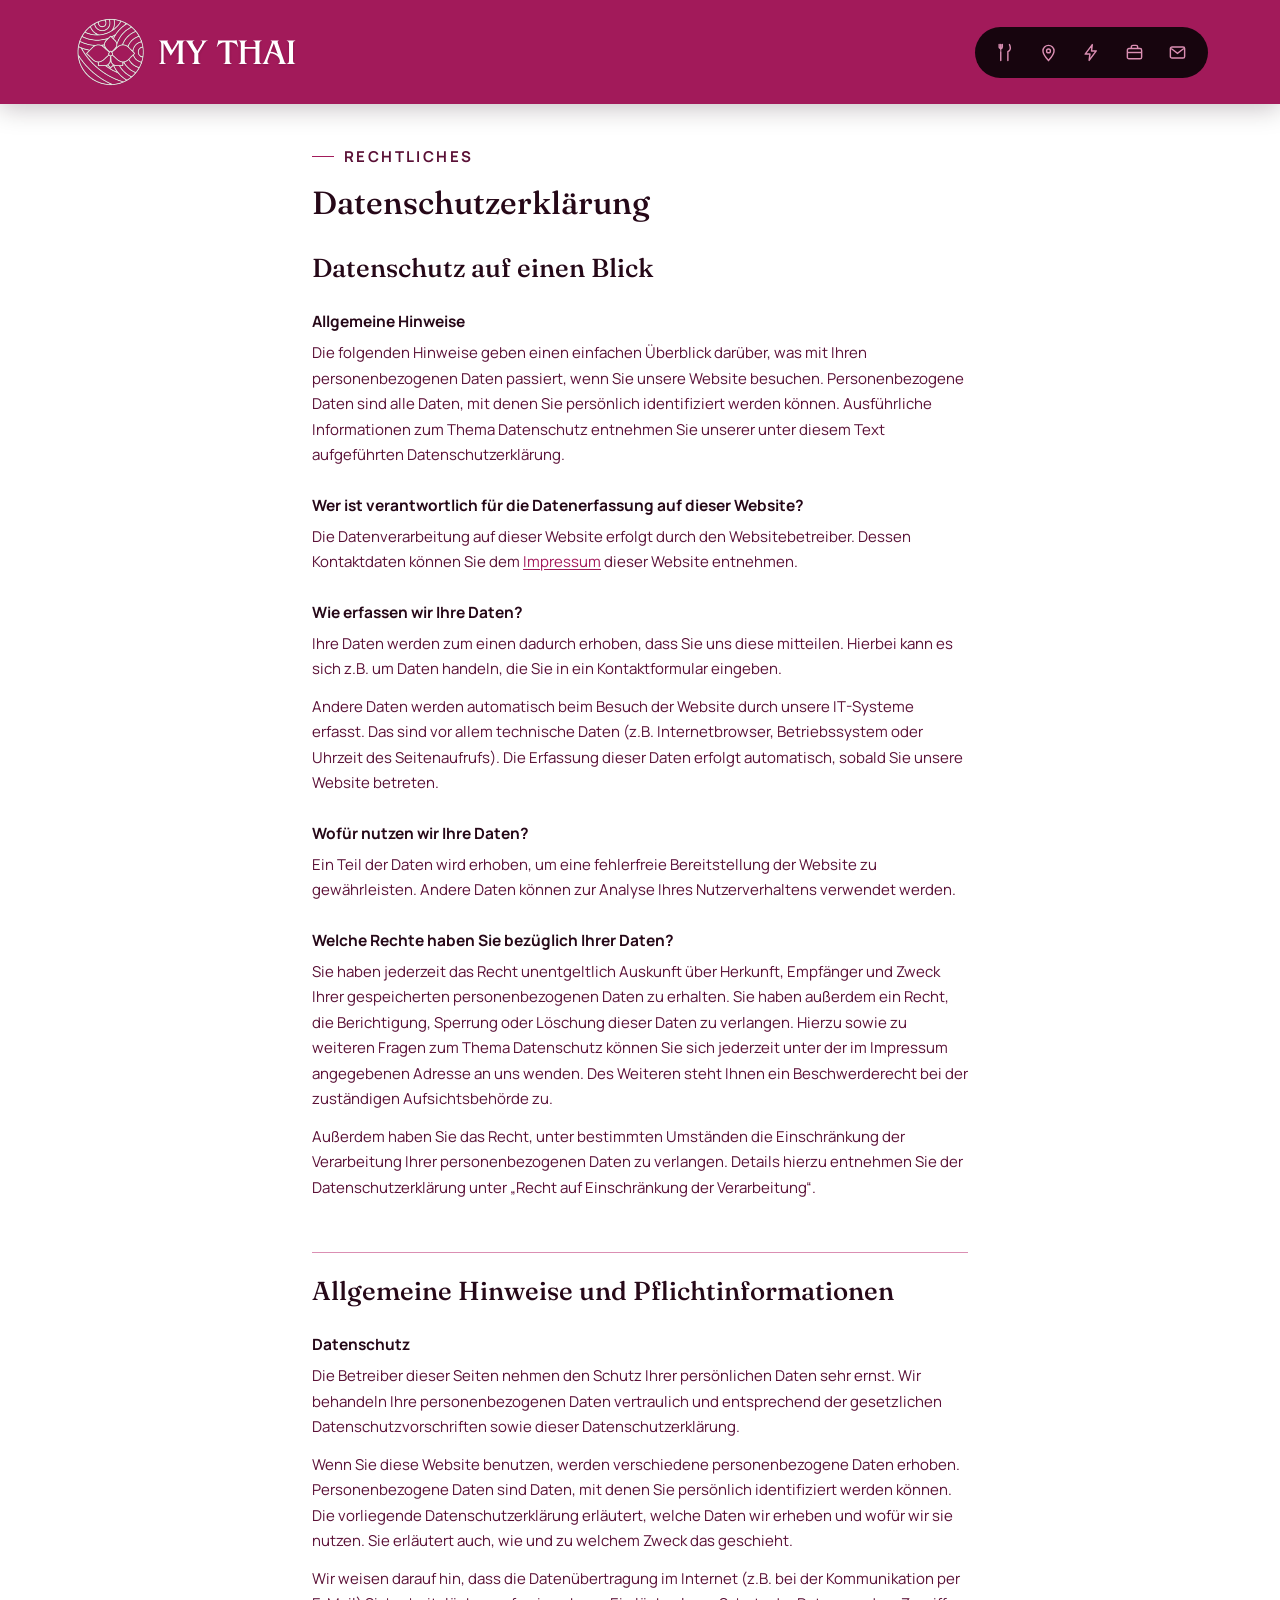
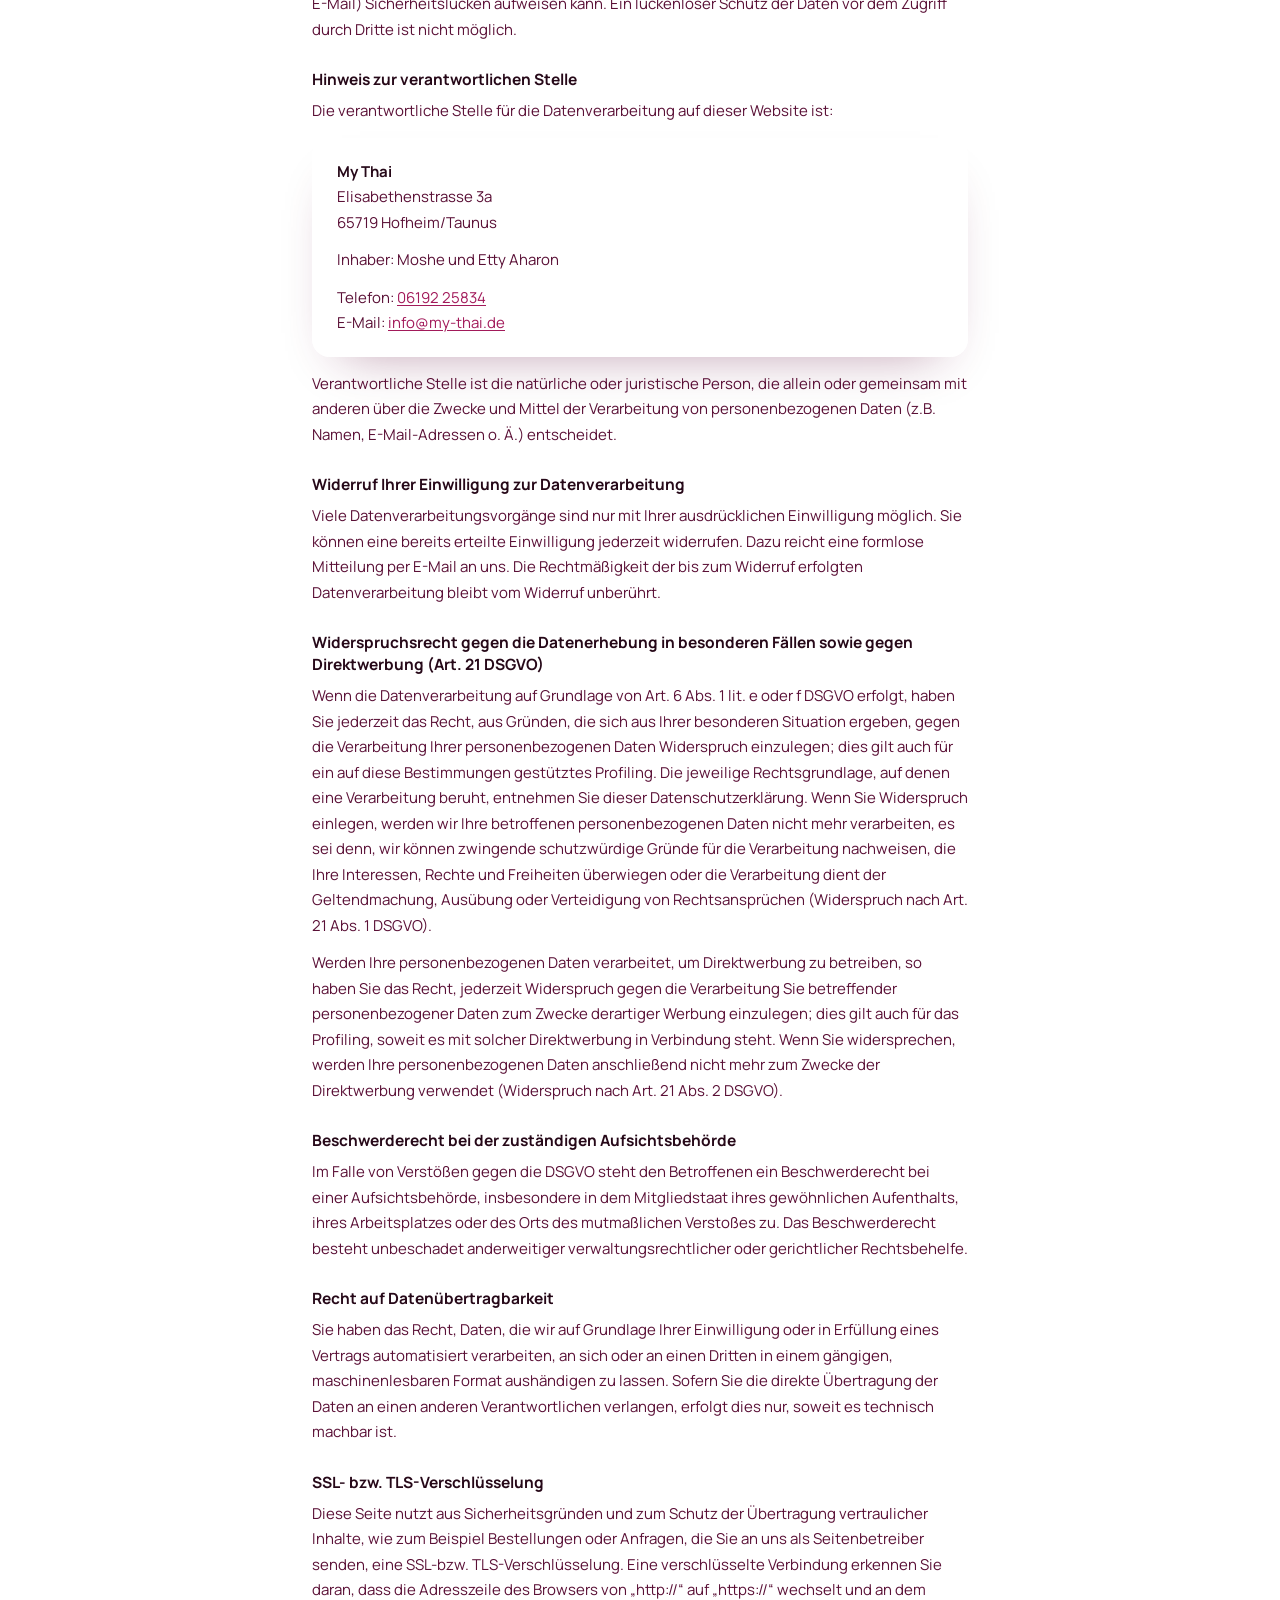
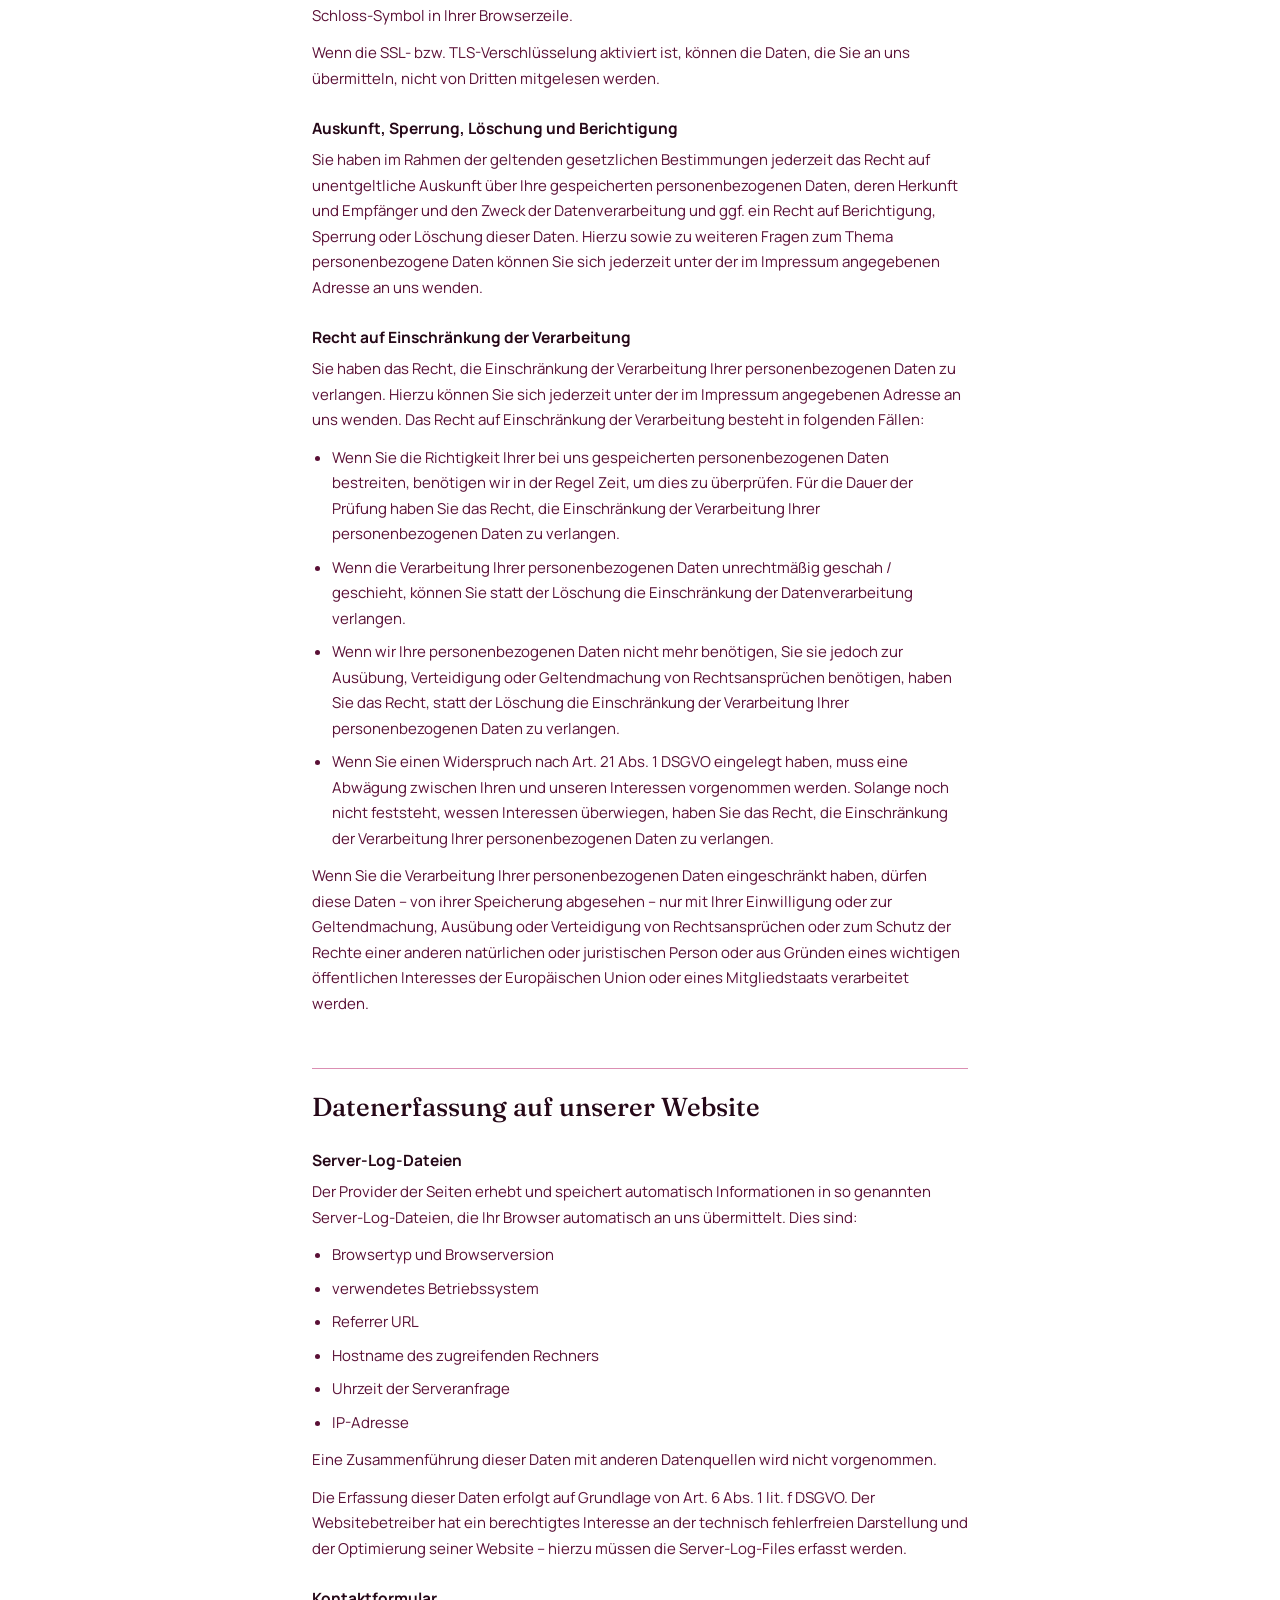
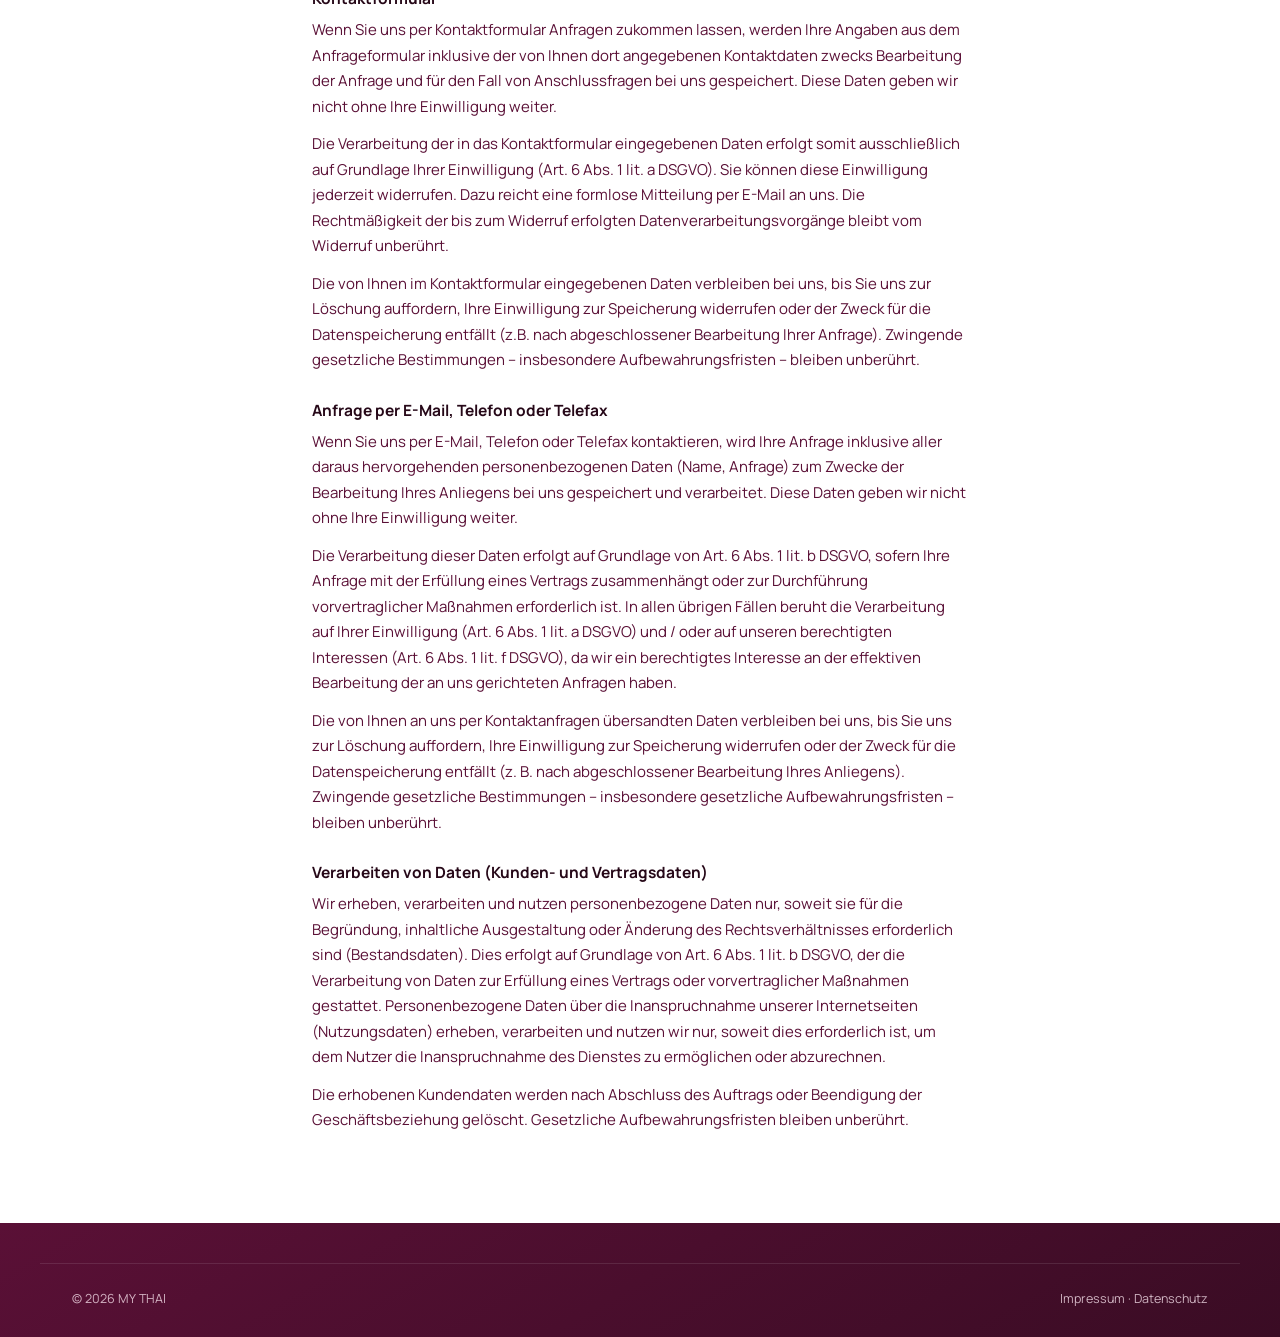
<file: datenschutz.html>
<!DOCTYPE html>
<html lang="de">
<head>
<meta charset="UTF-8">
<meta name="viewport" content="width=device-width, initial-scale=1.0">
<title>Datenschutz — MY THAI</title>
<link rel="stylesheet" href="assets/style.css?v=11">
<style>
  .legal{ background:#ffffff; padding:140px 0 90px; }
  @media (max-width:640px){ .legal{ padding:104px 0 60px; } }
  .legal .wrap{ max-width:720px; }
  .legal h2{ font-size:26px; margin-top:52px; margin-bottom:6px; padding-top:22px; border-top:1px solid var(--p-200); }
  .legal h2:first-of-type{ border-top:none; padding-top:0; margin-top:30px; }
  .legal h3{ font-family:var(--body); font-size:15.5px; font-weight:700; color:var(--ink); margin-top:26px; margin-bottom:8px; }
  .legal p{ color:var(--p-700); font-size:15px; line-height:1.7; }
  .legal p + p{ margin-top:12px; }
  .legal ul{ margin:12px 0; padding-left:20px; list-style:disc; color:var(--p-700); font-size:15px; line-height:1.7; }
  .legal li + li{ margin-top:8px; }
  .legal a{ color:var(--p-400); text-decoration:underline; text-underline-offset:2px; }
  .legal-card{
    background:rgba(255,255,255,.55); border:1px solid rgba(255,255,255,.85); border-radius:var(--radius);
    -webkit-backdrop-filter:blur(14px); backdrop-filter:blur(14px); box-shadow:0 24px 50px -30px rgba(99,17,63,.45);
    padding:20px 24px; margin:14px 0;
  }
  .legal-card strong{ color:var(--ink); }
</style>
</head>
<body>

<div id="curtain"><div id="curtain-fill"><img src="assets/logo.svg?v=2" alt=""></div></div>
<script>
(function(){
  var dir = sessionStorage.getItem('mt_nav_dir');
  if (dir) {
    var c = document.getElementById('curtain');
    var f = c.querySelector('#curtain-fill');
    c.style.display = 'block';
    f.style.transform = 'translateX(0%)';
    c.dataset.pendingReveal = dir;
  }
})();
</script>

<div id="splash">
  <div id="splash-orb"></div>
  <div id="splash-ring"></div>
  <img id="splash-logo" src="assets/logo.svg?v=2" alt="MY THAI">
</div>

<nav class="nav">
  <div class="nav-inner">
    <a href="index.html" class="nav-logo"><img src="assets/logo.svg?v=2" alt="MY THAI"></a>
    <ul class="nav-links" id="navLinks">
      <li><a href="menu.html"><span class="pill-icon"><svg viewBox="0 0 24 24" fill="none" stroke="currentColor" stroke-width="1.8" stroke-linecap="round" stroke-linejoin="round"><path d="M6 2v7M4 2v3a2 2 0 0 0 4 0V2M6 11v11"/><path d="M17 2c1.5 3 1.5 6-.5 8L15 11v11"/></svg></span><span class="pill-label">speisekarte</span></a></li>
      <li><a href="standorte.html"><span class="pill-icon"><svg viewBox="0 0 24 24" fill="none" stroke="currentColor" stroke-width="1.8"><path d="M12 22s7-7.58 7-12A7 7 0 0 0 5 10c0 4.42 7 12 7 12Z"/><circle cx="12" cy="10" r="2.4"/></svg></span><span class="pill-label">standorte</span></a></li>
      <li><a href="express.html"><span class="pill-icon"><svg viewBox="0 0 24 24" fill="none" stroke="currentColor" stroke-width="1.8" stroke-linejoin="round"><path d="M13 2 4 14h6l-1 8 9-12h-6z"/></svg></span><span class="pill-label">express</span></a></li>
      <li><a href="jobs.html"><span class="pill-icon"><svg viewBox="0 0 24 24" fill="none" stroke="currentColor" stroke-width="1.8"><rect x="3" y="7" width="18" height="13" rx="2"/><path d="M8 7V5a2 2 0 0 1 2-2h4a2 2 0 0 1 2 2v2"/><path d="M3 12h18"/></svg></span><span class="pill-label">jobs</span></a></li>
      <li><a href="standorte.html#kontakt"><span class="pill-icon"><svg viewBox="0 0 24 24" fill="none" stroke="currentColor" stroke-width="1.8"><rect x="3" y="5" width="18" height="14" rx="2"/><path d="m4 7 8 6 8-6"/></svg></span><span class="pill-label">kontakt</span></a></li>
    </ul>
    <button class="nav-burger" aria-label="Menü"><span></span><span></span><span></span></button>
  </div>
</nav>
<main class="legal">
  <div class="wrap">
    <p class="eyebrow">rechtliches</p>
    <h1 style="margin-top:14px">Datenschutzerklärung</h1>
    <h2>Datenschutz auf einen Blick</h2>

    <h3>Allgemeine Hinweise</h3>
    <p>Die folgenden Hinweise geben einen einfachen Überblick darüber, was mit Ihren personenbezogenen Daten passiert, wenn Sie unsere Website besuchen. Personenbezogene Daten sind alle Daten, mit denen Sie persönlich identifiziert werden können. Ausführliche Informationen zum Thema Datenschutz entnehmen Sie unserer unter diesem Text aufgeführten Datenschutzerklärung.</p>

    <h3>Wer ist verantwortlich für die Datenerfassung auf dieser Website?</h3>
    <p>Die Datenverarbeitung auf dieser Website erfolgt durch den Websitebetreiber. Dessen Kontaktdaten können Sie dem <a href="impressum.html">Impressum</a> dieser Website entnehmen.</p>

    <h3>Wie erfassen wir Ihre Daten?</h3>
    <p>Ihre Daten werden zum einen dadurch erhoben, dass Sie uns diese mitteilen. Hierbei kann es sich z.B. um Daten handeln, die Sie in ein Kontaktformular eingeben.</p>
    <p>Andere Daten werden automatisch beim Besuch der Website durch unsere IT-Systeme erfasst. Das sind vor allem technische Daten (z.B. Internetbrowser, Betriebssystem oder Uhrzeit des Seitenaufrufs). Die Erfassung dieser Daten erfolgt automatisch, sobald Sie unsere Website betreten.</p>

    <h3>Wofür nutzen wir Ihre Daten?</h3>
    <p>Ein Teil der Daten wird erhoben, um eine fehlerfreie Bereitstellung der Website zu gewährleisten. Andere Daten können zur Analyse Ihres Nutzerverhaltens verwendet werden.</p>

    <h3>Welche Rechte haben Sie bezüglich Ihrer Daten?</h3>
    <p>Sie haben jederzeit das Recht unentgeltlich Auskunft über Herkunft, Empfänger und Zweck Ihrer gespeicherten personenbezogenen Daten zu erhalten. Sie haben außerdem ein Recht, die Berichtigung, Sperrung oder Löschung dieser Daten zu verlangen. Hierzu sowie zu weiteren Fragen zum Thema Datenschutz können Sie sich jederzeit unter der im Impressum angegebenen Adresse an uns wenden. Des Weiteren steht Ihnen ein Beschwerderecht bei der zuständigen Aufsichtsbehörde zu.</p>
    <p>Außerdem haben Sie das Recht, unter bestimmten Umständen die Einschränkung der Verarbeitung Ihrer personenbezogenen Daten zu verlangen. Details hierzu entnehmen Sie der Datenschutzerklärung unter „Recht auf Einschränkung der Verarbeitung“.</p>

    <h2>Allgemeine Hinweise und Pflichtinformationen</h2>

    <h3>Datenschutz</h3>
    <p>Die Betreiber dieser Seiten nehmen den Schutz Ihrer persönlichen Daten sehr ernst. Wir behandeln Ihre personenbezogenen Daten vertraulich und entsprechend der gesetzlichen Datenschutzvorschriften sowie dieser Datenschutzerklärung.</p>
    <p>Wenn Sie diese Website benutzen, werden verschiedene personenbezogene Daten erhoben. Personenbezogene Daten sind Daten, mit denen Sie persönlich identifiziert werden können. Die vorliegende Datenschutzerklärung erläutert, welche Daten wir erheben und wofür wir sie nutzen. Sie erläutert auch, wie und zu welchem Zweck das geschieht.</p>
    <p>Wir weisen darauf hin, dass die Datenübertragung im Internet (z.B. bei der Kommunikation per E-Mail) Sicherheitslücken aufweisen kann. Ein lückenloser Schutz der Daten vor dem Zugriff durch Dritte ist nicht möglich.</p>

    <h3>Hinweis zur verantwortlichen Stelle</h3>
    <p>Die verantwortliche Stelle für die Datenverarbeitung auf dieser Website ist:</p>
    <div class="legal-card">
      <p><strong>My Thai</strong><br>Elisabethenstrasse 3a<br>65719 Hofheim/Taunus</p>
      <p>Inhaber: Moshe und Etty Aharon</p>
      <p>Telefon: <a href="tel:+49619225834">06192 25834</a><br>E-Mail: <a href="mailto:info@my-thai.de">info@my-thai.de</a></p>
    </div>
    <p>Verantwortliche Stelle ist die natürliche oder juristische Person, die allein oder gemeinsam mit anderen über die Zwecke und Mittel der Verarbeitung von personenbezogenen Daten (z.B. Namen, E-Mail-Adressen o. Ä.) entscheidet.</p>

    <h3>Widerruf Ihrer Einwilligung zur Datenverarbeitung</h3>
    <p>Viele Datenverarbeitungsvorgänge sind nur mit Ihrer ausdrücklichen Einwilligung möglich. Sie können eine bereits erteilte Einwilligung jederzeit widerrufen. Dazu reicht eine formlose Mitteilung per E-Mail an uns. Die Rechtmäßigkeit der bis zum Widerruf erfolgten Datenverarbeitung bleibt vom Widerruf unberührt.</p>

    <h3>Widerspruchsrecht gegen die Datenerhebung in besonderen Fällen sowie gegen Direktwerbung (Art. 21 DSGVO)</h3>
    <p>Wenn die Datenverarbeitung auf Grundlage von Art. 6 Abs. 1 lit. e oder f DSGVO erfolgt, haben Sie jederzeit das Recht, aus Gründen, die sich aus Ihrer besonderen Situation ergeben, gegen die Verarbeitung Ihrer personenbezogenen Daten Widerspruch einzulegen; dies gilt auch für ein auf diese Bestimmungen gestütztes Profiling. Die jeweilige Rechtsgrundlage, auf denen eine Verarbeitung beruht, entnehmen Sie dieser Datenschutzerklärung. Wenn Sie Widerspruch einlegen, werden wir Ihre betroffenen personenbezogenen Daten nicht mehr verarbeiten, es sei denn, wir können zwingende schutzwürdige Gründe für die Verarbeitung nachweisen, die Ihre Interessen, Rechte und Freiheiten überwiegen oder die Verarbeitung dient der Geltendmachung, Ausübung oder Verteidigung von Rechtsansprüchen (Widerspruch nach Art. 21 Abs. 1 DSGVO).</p>
    <p>Werden Ihre personenbezogenen Daten verarbeitet, um Direktwerbung zu betreiben, so haben Sie das Recht, jederzeit Widerspruch gegen die Verarbeitung Sie betreffender personenbezogener Daten zum Zwecke derartiger Werbung einzulegen; dies gilt auch für das Profiling, soweit es mit solcher Direktwerbung in Verbindung steht. Wenn Sie widersprechen, werden Ihre personenbezogenen Daten anschließend nicht mehr zum Zwecke der Direktwerbung verwendet (Widerspruch nach Art. 21 Abs. 2 DSGVO).</p>

    <h3>Beschwerderecht bei der zuständigen Aufsichtsbehörde</h3>
    <p>Im Falle von Verstößen gegen die DSGVO steht den Betroffenen ein Beschwerderecht bei einer Aufsichtsbehörde, insbesondere in dem Mitgliedstaat ihres gewöhnlichen Aufenthalts, ihres Arbeitsplatzes oder des Orts des mutmaßlichen Verstoßes zu. Das Beschwerderecht besteht unbeschadet anderweitiger verwaltungsrechtlicher oder gerichtlicher Rechtsbehelfe.</p>

    <h3>Recht auf Datenübertragbarkeit</h3>
    <p>Sie haben das Recht, Daten, die wir auf Grundlage Ihrer Einwilligung oder in Erfüllung eines Vertrags automatisiert verarbeiten, an sich oder an einen Dritten in einem gängigen, maschinenlesbaren Format aushändigen zu lassen. Sofern Sie die direkte Übertragung der Daten an einen anderen Verantwortlichen verlangen, erfolgt dies nur, soweit es technisch machbar ist.</p>

    <h3>SSL- bzw. TLS-Verschlüsselung</h3>
    <p>Diese Seite nutzt aus Sicherheitsgründen und zum Schutz der Übertragung vertraulicher Inhalte, wie zum Beispiel Bestellungen oder Anfragen, die Sie an uns als Seitenbetreiber senden, eine SSL-bzw. TLS-Verschlüsselung. Eine verschlüsselte Verbindung erkennen Sie daran, dass die Adresszeile des Browsers von „http://“ auf „https://“ wechselt und an dem Schloss-Symbol in Ihrer Browserzeile.</p>
    <p>Wenn die SSL- bzw. TLS-Verschlüsselung aktiviert ist, können die Daten, die Sie an uns übermitteln, nicht von Dritten mitgelesen werden.</p>

    <h3>Auskunft, Sperrung, Löschung und Berichtigung</h3>
    <p>Sie haben im Rahmen der geltenden gesetzlichen Bestimmungen jederzeit das Recht auf unentgeltliche Auskunft über Ihre gespeicherten personenbezogenen Daten, deren Herkunft und Empfänger und den Zweck der Datenverarbeitung und ggf. ein Recht auf Berichtigung, Sperrung oder Löschung dieser Daten. Hierzu sowie zu weiteren Fragen zum Thema personenbezogene Daten können Sie sich jederzeit unter der im Impressum angegebenen Adresse an uns wenden.</p>

    <h3>Recht auf Einschränkung der Verarbeitung</h3>
    <p>Sie haben das Recht, die Einschränkung der Verarbeitung Ihrer personenbezogenen Daten zu verlangen. Hierzu können Sie sich jederzeit unter der im Impressum angegebenen Adresse an uns wenden. Das Recht auf Einschränkung der Verarbeitung besteht in folgenden Fällen:</p>
    <ul>
      <li>Wenn Sie die Richtigkeit Ihrer bei uns gespeicherten personenbezogenen Daten bestreiten, benötigen wir in der Regel Zeit, um dies zu überprüfen. Für die Dauer der Prüfung haben Sie das Recht, die Einschränkung der Verarbeitung Ihrer personenbezogenen Daten zu verlangen.</li>
      <li>Wenn die Verarbeitung Ihrer personenbezogenen Daten unrechtmäßig geschah / geschieht, können Sie statt der Löschung die Einschränkung der Datenverarbeitung verlangen.</li>
      <li>Wenn wir Ihre personenbezogenen Daten nicht mehr benötigen, Sie sie jedoch zur Ausübung, Verteidigung oder Geltendmachung von Rechtsansprüchen benötigen, haben Sie das Recht, statt der Löschung die Einschränkung der Verarbeitung Ihrer personenbezogenen Daten zu verlangen.</li>
      <li>Wenn Sie einen Widerspruch nach Art. 21 Abs. 1 DSGVO eingelegt haben, muss eine Abwägung zwischen Ihren und unseren Interessen vorgenommen werden. Solange noch nicht feststeht, wessen Interessen überwiegen, haben Sie das Recht, die Einschränkung der Verarbeitung Ihrer personenbezogenen Daten zu verlangen.</li>
    </ul>
    <p>Wenn Sie die Verarbeitung Ihrer personenbezogenen Daten eingeschränkt haben, dürfen diese Daten – von ihrer Speicherung abgesehen – nur mit Ihrer Einwilligung oder zur Geltendmachung, Ausübung oder Verteidigung von Rechtsansprüchen oder zum Schutz der Rechte einer anderen natürlichen oder juristischen Person oder aus Gründen eines wichtigen öffentlichen Interesses der Europäischen Union oder eines Mitgliedstaats verarbeitet werden.</p>

    <h2>Datenerfassung auf unserer Website</h2>

    <h3>Server-Log-Dateien</h3>
    <p>Der Provider der Seiten erhebt und speichert automatisch Informationen in so genannten Server-Log-Dateien, die Ihr Browser automatisch an uns übermittelt. Dies sind:</p>
    <ul>
      <li>Browsertyp und Browserversion</li>
      <li>verwendetes Betriebssystem</li>
      <li>Referrer URL</li>
      <li>Hostname des zugreifenden Rechners</li>
      <li>Uhrzeit der Serveranfrage</li>
      <li>IP-Adresse</li>
    </ul>
    <p>Eine Zusammenführung dieser Daten mit anderen Datenquellen wird nicht vorgenommen.</p>
    <p>Die Erfassung dieser Daten erfolgt auf Grundlage von Art. 6 Abs. 1 lit. f DSGVO. Der Websitebetreiber hat ein berechtigtes Interesse an der technisch fehlerfreien Darstellung und der Optimierung seiner Website – hierzu müssen die Server-Log-Files erfasst werden.</p>

    <h3>Kontaktformular</h3>
    <p>Wenn Sie uns per Kontaktformular Anfragen zukommen lassen, werden Ihre Angaben aus dem Anfrageformular inklusive der von Ihnen dort angegebenen Kontaktdaten zwecks Bearbeitung der Anfrage und für den Fall von Anschlussfragen bei uns gespeichert. Diese Daten geben wir nicht ohne Ihre Einwilligung weiter.</p>
    <p>Die Verarbeitung der in das Kontaktformular eingegebenen Daten erfolgt somit ausschließlich auf Grundlage Ihrer Einwilligung (Art. 6 Abs. 1 lit. a DSGVO). Sie können diese Einwilligung jederzeit widerrufen. Dazu reicht eine formlose Mitteilung per E-Mail an uns. Die Rechtmäßigkeit der bis zum Widerruf erfolgten Datenverarbeitungsvorgänge bleibt vom Widerruf unberührt.</p>
    <p>Die von Ihnen im Kontaktformular eingegebenen Daten verbleiben bei uns, bis Sie uns zur Löschung auffordern, Ihre Einwilligung zur Speicherung widerrufen oder der Zweck für die Datenspeicherung entfällt (z.B. nach abgeschlossener Bearbeitung Ihrer Anfrage). Zwingende gesetzliche Bestimmungen – insbesondere Aufbewahrungsfristen – bleiben unberührt.</p>

    <h3>Anfrage per E-Mail, Telefon oder Telefax</h3>
    <p>Wenn Sie uns per E-Mail, Telefon oder Telefax kontaktieren, wird Ihre Anfrage inklusive aller daraus hervorgehenden personenbezogenen Daten (Name, Anfrage) zum Zwecke der Bearbeitung Ihres Anliegens bei uns gespeichert und verarbeitet. Diese Daten geben wir nicht ohne Ihre Einwilligung weiter.</p>
    <p>Die Verarbeitung dieser Daten erfolgt auf Grundlage von Art. 6 Abs. 1 lit. b DSGVO, sofern Ihre Anfrage mit der Erfüllung eines Vertrags zusammenhängt oder zur Durchführung vorvertraglicher Maßnahmen erforderlich ist. In allen übrigen Fällen beruht die Verarbeitung auf Ihrer Einwilligung (Art. 6 Abs. 1 lit. a DSGVO) und / oder auf unseren berechtigten Interessen (Art. 6 Abs. 1 lit. f DSGVO), da wir ein berechtigtes Interesse an der effektiven Bearbeitung der an uns gerichteten Anfragen haben.</p>
    <p>Die von Ihnen an uns per Kontaktanfragen übersandten Daten verbleiben bei uns, bis Sie uns zur Löschung auffordern, Ihre Einwilligung zur Speicherung widerrufen oder der Zweck für die Datenspeicherung entfällt (z. B. nach abgeschlossener Bearbeitung Ihres Anliegens). Zwingende gesetzliche Bestimmungen – insbesondere gesetzliche Aufbewahrungsfristen – bleiben unberührt.</p>

    <h3>Verarbeiten von Daten (Kunden- und Vertragsdaten)</h3>
    <p>Wir erheben, verarbeiten und nutzen personenbezogene Daten nur, soweit sie für die Begründung, inhaltliche Ausgestaltung oder Änderung des Rechtsverhältnisses erforderlich sind (Bestandsdaten). Dies erfolgt auf Grundlage von Art. 6 Abs. 1 lit. b DSGVO, der die Verarbeitung von Daten zur Erfüllung eines Vertrags oder vorvertraglicher Maßnahmen gestattet. Personenbezogene Daten über die Inanspruchnahme unserer Internetseiten (Nutzungsdaten) erheben, verarbeiten und nutzen wir nur, soweit dies erforderlich ist, um dem Nutzer die Inanspruchnahme des Dienstes zu ermöglichen oder abzurechnen.</p>
    <p>Die erhobenen Kundendaten werden nach Abschluss des Auftrags oder Beendigung der Geschäftsbeziehung gelöscht. Gesetzliche Aufbewahrungsfristen bleiben unberührt.</p>
  </div>
</main>
<footer class="footer" style="padding-top:40px">
  <div class="wrap footer-bottom" style="border-top:1px solid rgba(255,255,255,.1);padding-top:26px">
    <span>© <span id="year"></span> MY THAI</span>
    <span><a href="impressum.html">Impressum</a> · <a href="datenschutz.html">Datenschutz</a></span>
  </div>
</footer>
<script src="assets/main.js?v=8"></script>
</body>
</html>
</file>
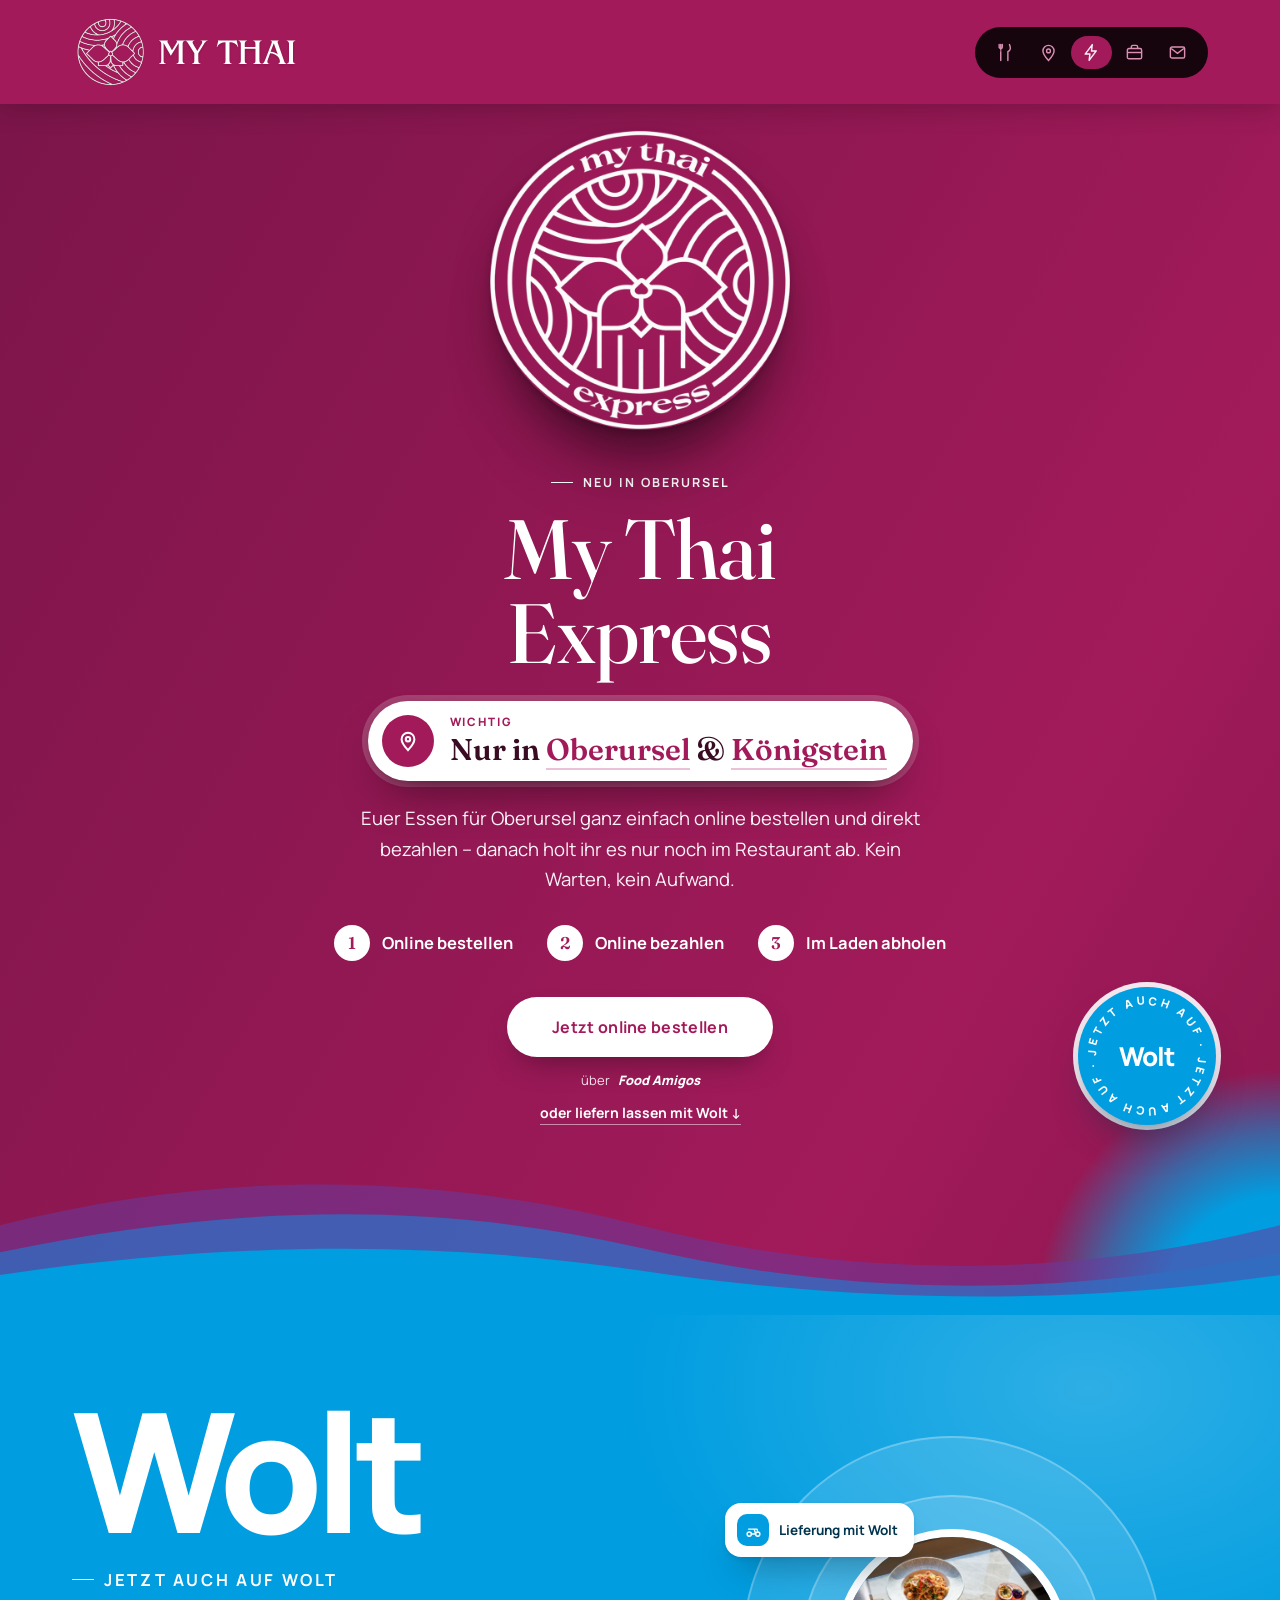
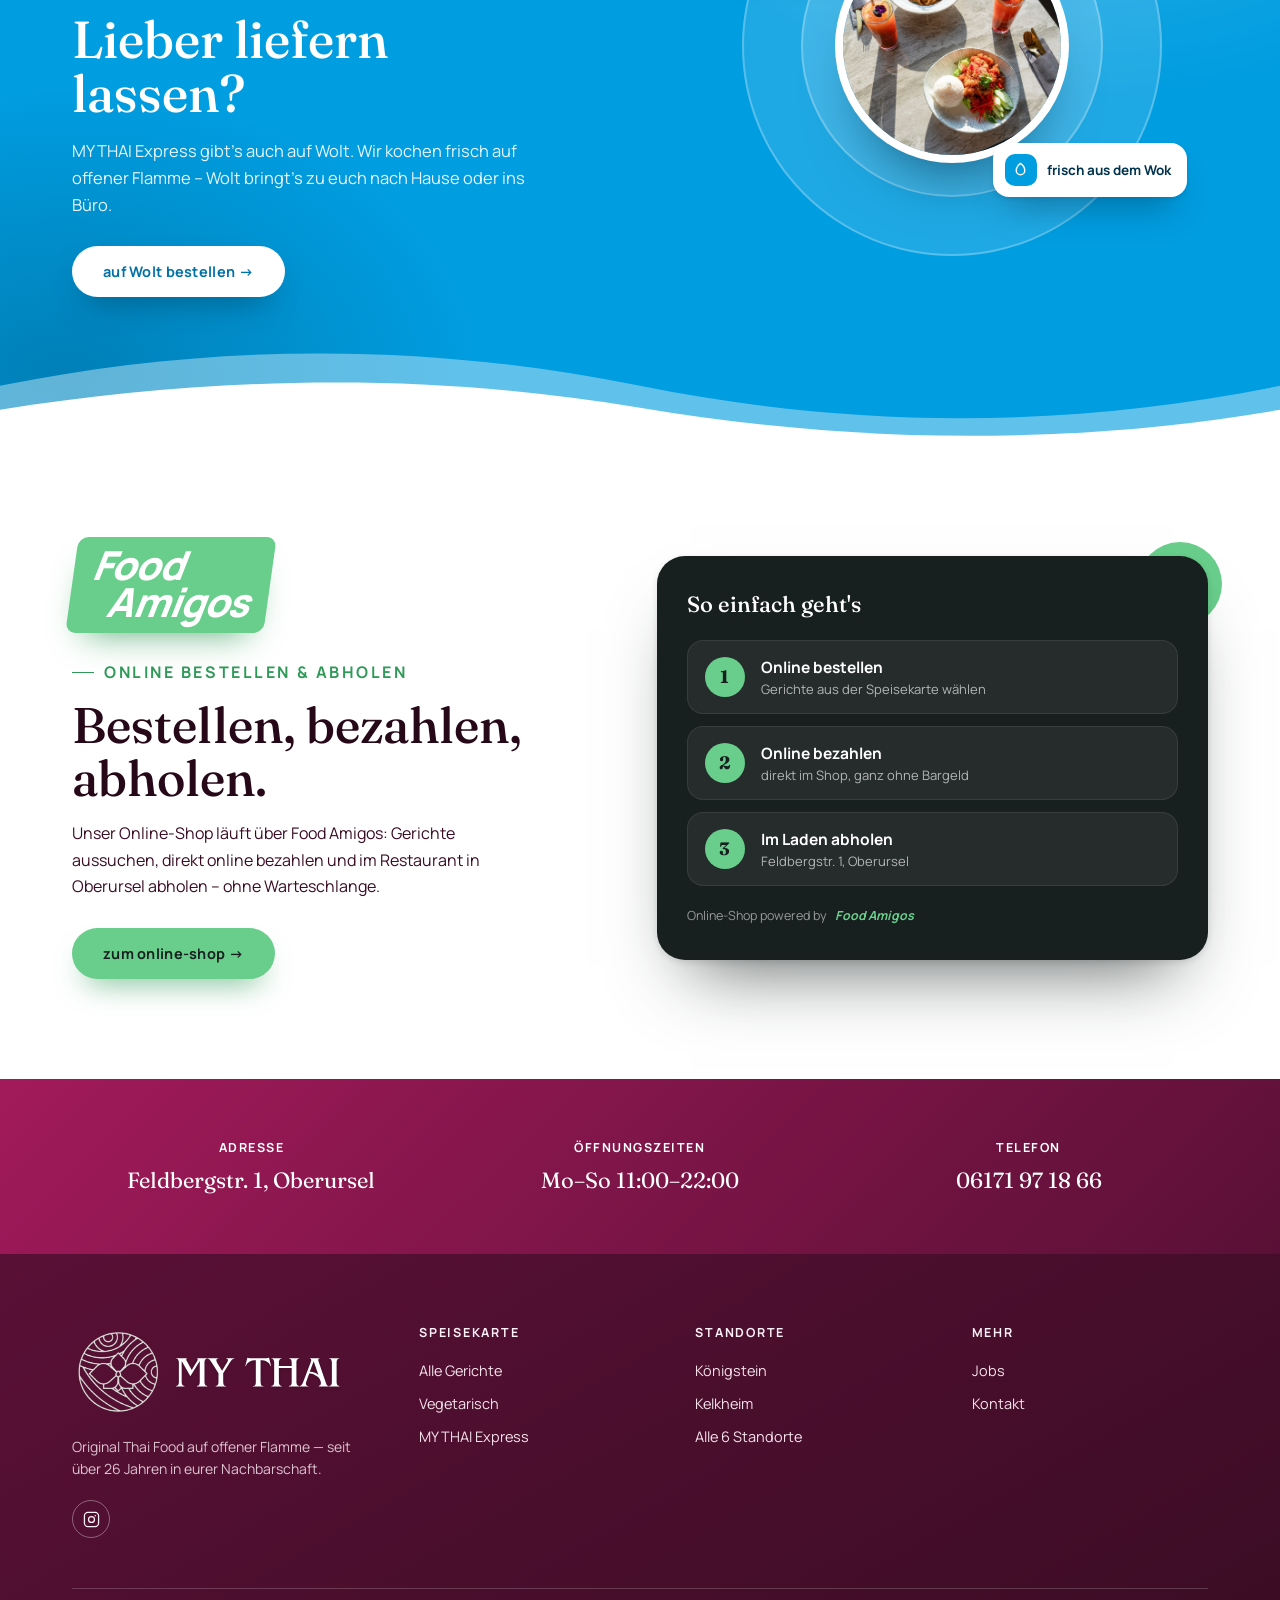
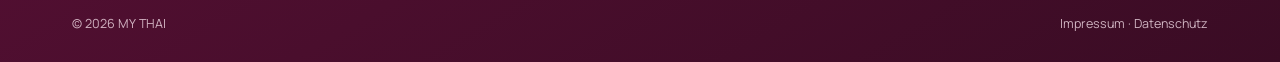
<file: express.html>
<!DOCTYPE html>
<html lang="de">
<head>
<meta charset="UTF-8">
<meta name="viewport" content="width=device-width, initial-scale=1.0">
<title>MY THAI Express Oberursel</title>
<meta name="description" content="MY THAI Express Oberursel — online bestellen, bezahlen und abholen. Jetzt auch auf Wolt.">
<link rel="stylesheet" href="assets/style.css?v=11">
<style>
  :root{
    --wolt:#009DE0; --wolt-deep:#0072A8; --wolt-ink:#00334D;
    --amigo:#69CE8C; --amigo-deep:#2F9A58; --amigo-ink:#181F1F;
  }

  /* =================== HERO — magenta, round express badge, Wolt seeping in from the corner =================== */
  .xp-hero{
    --p:0;                                   /* scroll progress through the hero, set by JS (0 → 1) */
    position:relative; overflow:hidden; isolation:isolate; color:#fff; text-align:center;
    background:var(--purple-flow); background-size:300% 300%; animation:pinkFlow 16s ease-in-out infinite alternate;
    padding:130px 0 190px;
  }
  @media (max-width:640px){ .xp-hero{ padding:108px 0 150px; } }
  .xp-hero .wrap{ position:relative; z-index:2; max-width:820px; }

  /* the corner: a Wolt-blue pool in the bottom-right that swells as you scroll */
  .xp-corner{
    position:absolute; z-index:0; pointer-events:none; border-radius:50%;
    width:min(90vw, 900px); aspect-ratio:1; right:calc(min(90vw, 900px) * -.5); bottom:calc(min(90vw, 900px) * -.5);
    background:radial-gradient(circle at 50% 50%, var(--wolt) 0%, var(--wolt) 34%, rgba(0,157,224,.55) 52%, rgba(0,157,224,0) 70%);
    transform:scale(calc(.55 + var(--p) * 1.25)); transform-origin:50% 50%;
    transition:transform .2s linear;
  }
  .xp-sticker{
    position:absolute; z-index:3; right:clamp(16px, 5vw, 70px); bottom:clamp(120px, 16vw, 190px);
    width:clamp(104px, 12vw, 138px); aspect-ratio:1; border-radius:50%;
    display:grid; place-items:center; text-decoration:none;
    background:var(--wolt); color:#fff; box-shadow:0 22px 40px -18px rgba(0,51,77,.7), 0 0 0 5px rgba(255,255,255,.9);
    transition:transform .4s var(--ease);
  }
  .xp-sticker:hover{ transform:scale(1.06) rotate(-4deg); }
  .xp-sticker svg{ position:absolute; inset:0; width:100%; height:100%; animation:xpSpin 22s linear infinite; }
  .xp-sticker text{ font-family:var(--body); font-weight:800; font-size:11.5px; letter-spacing:.16em; fill:#fff; text-transform:uppercase; }
  .xp-sticker b{ position:relative; font-family:var(--body); font-weight:800; font-size:clamp(20px, 2.4vw, 26px); letter-spacing:-.03em; }
  @keyframes xpSpin{ to{ transform:rotate(360deg); } }
  @media (max-width:640px){ .xp-sticker{ bottom:26px; right:16px; } }

  /* the official round express logo (white artwork) sitting on a deeper magenta disc
     that floats above the page on soft layered shadows */
  .xp-badge{
    position:relative; width:clamp(220px, 28vw, 300px); aspect-ratio:1; margin:0 auto; border-radius:50%;
    background:radial-gradient(circle at 50% 40%, var(--p-400) 0%, var(--p-500) 100%);
    box-shadow:0 2px 6px rgba(23,5,14,.18), 0 30px 50px -18px rgba(23,5,14,.55), 0 60px 80px -40px rgba(23,5,14,.45);
  }
  .xp-badge img{ position:absolute; inset:0; width:100%; height:100%; object-fit:contain; display:block; }

  .xp-hero .eyebrow{ color:#fff; margin-top:44px; justify-content:center; }
  .xp-hero .eyebrow::before{ background:#fff; }
  .xp-hero h1{ color:#fff; font-size:clamp(46px, 7vw, 84px); line-height:1; margin-top:16px; font-weight:500; letter-spacing:-.01em; }
  .xp-lead{ font-size:clamp(16px, 1.6vw, 18.5px); line-height:1.65; margin:22px auto 0; max-width:560px; color:var(--p-25); }
  .xp-steps{ list-style:none; padding:0; margin:30px auto 0; display:flex; flex-wrap:wrap; justify-content:center; gap:14px 34px; }
  .xp-steps li{ display:flex; align-items:center; gap:12px; font-weight:700; font-size:16.5px; }
  .xp-steps li span{
    width:36px; height:36px; border-radius:50%; background:#fff; color:var(--p-400);
    display:grid; place-items:center; font-family:var(--display); font-weight:600; font-size:17px;
  }
  .xp-cta{ margin-top:36px; display:flex; flex-direction:column; align-items:center; gap:14px; }
  .xp-cta .btn-white{ padding:18px 44px; font-size:16px; }
  .xp-cta .via{ font-size:13px; color:var(--p-50); display:inline-flex; align-items:center; gap:8px; }
  .xp-cta .via b{ font-style:italic; font-weight:800; color:#fff; }
  .xp-cta .alt{ font-size:14px; font-weight:700; color:#fff; border-bottom:1.5px solid rgba(255,255,255,.5); padding-bottom:2px; }
  .xp-cta .alt:hover{ border-color:#fff; }

  /* the wave: magenta melts through violet into Wolt blue */
  .xp-wave{ position:absolute; left:0; right:0; bottom:-1px; height:clamp(90px, 12vw, 170px); z-index:1; pointer-events:none; overflow:hidden; }
  .xp-wave svg{ position:absolute; bottom:0; left:0; width:200%; height:100%; }
  .xp-wave .w1{ animation:xpWave 18s linear infinite; opacity:.55; }
  .xp-wave .w2{ animation:xpWave 12s linear infinite reverse; opacity:.75; }
  .xp-wave .w3{ animation:xpWave 9s linear infinite; }
  @keyframes xpWave{ to{ transform:translateX(-50%); } }

  /* =================== WOLT =================== */
  .xp-wolt{ position:relative; overflow:hidden; isolation:isolate; background:var(--wolt); color:#fff; padding:80px 0 150px; }
  .xp-wolt::before{
    content:''; position:absolute; inset:0; z-index:-1;
    background:radial-gradient(60% 70% at 85% 10%, rgba(255,255,255,.18), transparent 60%),
               radial-gradient(50% 60% at 5% 90%, rgba(0,51,77,.28), transparent 65%);
  }
  .xp-wolt-grid{ display:grid; grid-template-columns:1.1fr 1fr; gap:60px; align-items:center; }
  .wolt-logo{
    display:inline-block; font-family:var(--body); font-weight:800; letter-spacing:-.05em; line-height:.9;
    font-size:clamp(84px, 13vw, 170px); color:#fff;
  }
  .xp-wolt .eyebrow{ color:#fff; }
  .xp-wolt .eyebrow::before{ background:#fff; }
  .xp-wolt h2{ color:#fff; font-size:clamp(32px, 4.4vw, 52px); line-height:1.05; margin-top:18px; }
  .xp-wolt p{ color:rgba(255,255,255,.9); font-size:16.5px; line-height:1.65; margin-top:16px; max-width:470px; }
  .btn-wolt{ background:#fff; color:var(--wolt-deep); margin-top:28px; box-shadow:0 16px 32px -14px rgba(0,51,77,.6); }
  .btn-wolt:hover{ background:var(--wolt-ink); color:#fff; transform:translateY(-2px); }
  .xp-wolt-art{ position:relative; justify-self:center; width:min(100%, 420px); aspect-ratio:1; }
  .xp-wolt-art .ring{
    position:absolute; inset:0; border-radius:50%; background:rgba(255,255,255,.12);
    box-shadow:inset 0 0 0 2px rgba(255,255,255,.25);
  }
  .xp-wolt-art .ring.r2{ inset:14%; background:rgba(255,255,255,.14); }
  .xp-wolt-art .plate{
    position:absolute; inset:24%; border-radius:50%; overflow:hidden;
    box-shadow:0 0 0 8px #fff, 0 40px 60px -24px rgba(0,51,77,.7);
  }
  .xp-wolt-art .plate img{ width:100%; height:100%; object-fit:cover; }
  .xp-chip{
    position:absolute; display:flex; align-items:center; gap:10px; padding:11px 16px 11px 12px; border-radius:16px;
    background:#fff; color:var(--wolt-ink); font-weight:700; font-size:13.5px; white-space:nowrap;
    box-shadow:0 2px 4px rgba(0,51,77,.12), 0 22px 34px -16px rgba(0,51,77,.55);
  }
  .xp-chip i{ width:32px; height:32px; border-radius:10px; display:grid; place-items:center; background:var(--wolt); color:#fff; font-style:normal; }
  .xp-chip.c1{ left:-4%; top:16%; }
  .xp-chip.c2{ right:-6%; bottom:14%; }
  @media (max-width:860px){
    .xp-wolt{ padding:56px 0 130px; text-align:center; }
    .xp-wolt-grid{ grid-template-columns:1fr; gap:40px; }
    .xp-wolt .eyebrow{ justify-content:center; }
    .xp-wolt p{ margin-left:auto; margin-right:auto; }
    .xp-wolt-art{ width:min(86%, 340px); }
    .xp-chip.c1{ left:-8%; } .xp-chip.c2{ right:-8%; }
  }

  /* Wolt blue rolls back into white with a second wave */
  .xp-wave-out{ position:absolute; left:0; right:0; bottom:-1px; height:clamp(70px, 9vw, 120px); pointer-events:none; overflow:hidden; }
  .xp-wave-out svg{ position:absolute; bottom:0; left:0; width:200%; height:100%; }
  .xp-wave-out .w1{ animation:xpWave 16s linear infinite reverse; opacity:.5; }
  .xp-wave-out .w2{ animation:xpWave 11s linear infinite; }

  /* =================== FOOD AMIGOS — online order & pickup =================== */
  .xp-amigos{ position:relative; isolation:isolate; background:#fff; padding:90px 0 100px; }
  .xp-amigos-grid{ display:grid; grid-template-columns:1fr 1.05fr; gap:60px; align-items:center; }
  .fa-logo{
    display:inline-flex; flex-direction:column; line-height:.92; padding:10px 18px 12px; border-radius:10px;
    background:var(--amigo); color:#fff; font-family:var(--body); font-weight:800; font-style:italic;
    font-size:clamp(28px, 3.4vw, 40px); letter-spacing:-.02em; transform:skewX(-8deg);
    box-shadow:0 18px 34px -18px rgba(47,154,88,.8);
  }
  .fa-logo span:last-child{ padding-left:.5em; }
  .xp-amigos .eyebrow{ color:var(--amigo-deep); margin-top:26px; }
  .xp-amigos .eyebrow::before{ background:var(--amigo-deep); }
  .xp-amigos h2{ font-size:clamp(32px, 4.2vw, 50px); line-height:1.05; margin-top:14px; }
  .xp-amigos p{ color:var(--p-800); font-size:16px; line-height:1.65; margin-top:16px; max-width:470px; }
  .btn-amigo{ background:var(--amigo); color:var(--amigo-ink); margin-top:28px; box-shadow:0 16px 30px -14px rgba(47,154,88,.75); }
  .btn-amigo:hover{ background:var(--amigo-deep); color:#fff; transform:translateY(-2px); }
  .fa-card{
    position:relative; border-radius:28px; padding:34px 30px; background:var(--amigo-ink); color:#fff;
    box-shadow:0 2px 6px rgba(24,31,31,.12), 0 40px 70px -34px rgba(24,31,31,.7);
  }
  .fa-card::after{
    content:''; position:absolute; right:-14px; top:-14px; width:84px; height:84px; border-radius:50%;
    background:var(--amigo); z-index:-1;
  }
  .fa-card h3{ color:#fff; font-size:22px; }
  .fa-steps{ list-style:none; margin:22px 0 0; padding:0; display:flex; flex-direction:column; gap:12px; }
  .fa-steps li{
    display:flex; align-items:center; gap:16px; padding:16px 18px; border-radius:16px;
    background:rgba(255,255,255,.06); box-shadow:inset 0 0 0 1px rgba(255,255,255,.08);
  }
  .fa-steps b{
    flex:0 0 auto; width:40px; height:40px; border-radius:50%; display:grid; place-items:center;
    background:var(--amigo); color:var(--amigo-ink); font-family:var(--display); font-size:18px;
  }
  .fa-steps strong{ display:block; font-size:15.5px; }
  .fa-steps small{ display:block; color:rgba(255,255,255,.65); font-size:13px; margin-top:2px; }
  .fa-card .fa-foot{ margin-top:20px; font-size:12.5px; color:rgba(255,255,255,.55); display:flex; align-items:center; gap:8px; }
  .fa-card .fa-foot b{ color:var(--amigo); font-style:italic; }
  @media (max-width:860px){
    .xp-amigos{ padding:64px 0 72px; }
    .xp-amigos-grid{ grid-template-columns:1fr; gap:44px; }
  }

  .info-band{ position:relative; overflow:hidden; background:linear-gradient(135deg, var(--g-700), var(--g-900)); }
  .info-grid{ display:grid; grid-template-columns:repeat(3,1fr); gap:30px; text-align:center; padding-top:60px; padding-bottom:60px; position:relative; z-index:1; }
  .info-grid h4{ color:var(--g-300); font-size:12.5px; letter-spacing:.12em; text-transform:uppercase; font-family:var(--body); font-weight:700; }
  .info-grid p{ color:#fff; font-family:var(--display); font-size:22px; margin-top:10px; }
  .info-grid a{ color:#fff; }
  @media (max-width:700px){ .info-grid{ grid-template-columns:1fr; gap:26px; } }

  @media (prefers-reduced-motion: reduce){
    .xp-hero, .xp-sticker svg, .xp-wave .w1, .xp-wave .w2, .xp-wave .w3, .xp-wave-out .w1, .xp-wave-out .w2{ animation:none; }
    .xp-corner{ transition:none; }
  }

  /* =================== "only Oberursel & Königstein" popup + sticky note =================== */
  .xp-modal{
    position:fixed; inset:0; z-index:300; display:grid; place-items:center; padding:20px;
    background:rgba(38,8,24,.55); backdrop-filter:blur(6px); -webkit-backdrop-filter:blur(6px);
    opacity:0; visibility:hidden; transition:opacity .35s ease, visibility 0s linear .35s;
  }
  .xp-modal.is-open{ opacity:1; visibility:visible; transition:opacity .35s ease; }
  .xp-modal-card{
    position:relative; width:min(100%, 440px); border-radius:28px; overflow:hidden; text-align:center;
    background:#fff; color:var(--ink);
    box-shadow:0 2px 6px rgba(23,5,14,.2), 0 40px 80px -30px rgba(23,5,14,.7);
    transform:translateY(24px) scale(.96); transition:transform .45s cubic-bezier(.16,1,.3,1);
  }
  .xp-modal.is-open .xp-modal-card{ transform:none; }
  .xp-modal-top{ background:var(--purple-flow); background-size:300% 300%; padding:30px 24px 26px; }
  .xp-modal-top img{ width:92px; height:auto; display:block; margin:0 auto; filter:drop-shadow(0 10px 18px rgba(23,5,14,.45)); }
  .xp-modal-top .eyebrow{ color:#fff; justify-content:center; margin-top:16px; }
  .xp-modal-top .eyebrow::before{ background:#fff; }
  .xp-modal-top h2{ color:#fff; font-size:clamp(26px, 6vw, 32px); line-height:1.1; margin-top:10px; }
  .xp-modal-body{ padding:22px 24px 26px; }
  .xp-modal-body p{ font-size:15px; line-height:1.6; color:var(--p-800); }
  .xp-places{ display:grid; grid-template-columns:1fr 1fr; gap:10px; margin-top:18px; text-align:left; }
  .xp-places a{
    display:block; padding:14px 14px 13px; border-radius:16px; background:var(--p-25);
    box-shadow:inset 0 0 0 1.5px var(--p-100); transition:box-shadow .25s, transform .25s var(--ease);
  }
  .xp-places a:hover{ box-shadow:inset 0 0 0 1.5px var(--p-400); transform:translateY(-2px); }
  .xp-places b{ display:flex; align-items:center; gap:6px; font-family:var(--display); font-size:17px; font-weight:600; color:var(--p-400); }
  .xp-places small{ display:block; font-size:12.5px; color:var(--p-700); margin-top:4px; line-height:1.4; }
  .xp-modal-body .btn{ margin-top:20px; width:100%; justify-content:center; }
  .xp-modal-x{
    position:absolute; top:12px; right:12px; width:38px; height:38px; border-radius:50%; border:none;
    display:grid; place-items:center; background:rgba(255,255,255,.18); color:#fff; transition:background .25s;
  }
  .xp-modal-x:hover{ background:rgba(255,255,255,.32); }
  @media (max-width:420px){ .xp-places{ grid-template-columns:1fr; } }

  .xp-note{
    position:fixed; z-index:90; left:50%; bottom:max(16px, env(safe-area-inset-bottom));
    display:flex; align-items:center; gap:10px; max-width:calc(100vw - 24px);
    padding:8px 8px 8px 14px; border-radius:999px; border:none; cursor:pointer; text-align:left;
    background:var(--p-400); color:#fff; font:600 13.5px/1.25 var(--body); white-space:nowrap;
    box-shadow:0 0 0 3px rgba(255,255,255,.9), 0 18px 34px -14px rgba(38,8,24,.7);
    transform:translate(-50%, 140%); opacity:0; transition:transform .5s cubic-bezier(.16,1,.3,1), opacity .3s ease;
  }
  .xp-note.is-on{ transform:translate(-50%, 0); opacity:1; }
  .xp-note:hover{ background:var(--p-500); }
  .xp-note b{ font-weight:800; }
  .xp-note .pin{ flex:0 0 auto; display:grid; place-items:center; }
  .xp-note .i{
    flex:0 0 auto; width:26px; height:26px; border-radius:50%; display:grid; place-items:center;
    background:rgba(255,255,255,.2); font:800 13px/1 var(--display);
  }
  @media (max-width:420px){ .xp-note{ font-size:12.5px; padding:7px 7px 7px 12px; gap:8px; } }
  @media (prefers-reduced-motion: reduce){ .xp-modal, .xp-modal-card, .xp-note{ transition:none; } }

  /* big "only in Oberursel & Königstein" banner in the hero */
  .xp-only{
    display:inline-flex; align-items:center; gap:16px; margin:26px auto 0; padding:14px 26px 14px 14px;
    border-radius:999px; background:#fff; color:var(--p-400); text-align:left;
    box-shadow:0 2px 6px rgba(23,5,14,.16), 0 24px 44px -18px rgba(23,5,14,.6), 0 0 0 6px rgba(255,255,255,.18);
  }
  .xp-only-pin{
    flex:0 0 auto; width:52px; height:52px; border-radius:50%; display:grid; place-items:center;
    background:var(--p-400); color:#fff;
  }
  .xp-only-txt{ font-family:var(--display); font-weight:600; font-size:clamp(21px, 2.6vw, 30px); line-height:1.1; color:var(--p-800); }
  .xp-only-txt small{
    display:block; font-family:var(--body); font-weight:800; font-size:11.5px; letter-spacing:.16em;
    text-transform:uppercase; color:var(--p-400); margin-bottom:4px;
  }
  .xp-only-txt a{ color:var(--p-400); border-bottom:2px solid var(--p-100); transition:border-color .25s; }
  .xp-only-txt a:hover{ border-color:var(--p-400); }
  @media (max-width:480px){
    .xp-only{ gap:12px; padding:12px 20px 12px 12px; border-radius:24px; }
    .xp-only-pin{ width:42px; height:42px; }
    .xp-only-2{ display:block; }
  }
</style>
</head>
<body>

<div id="curtain"><div id="curtain-fill"><img src="assets/logo.svg?v=2" alt=""></div></div>
<script>
(function(){
  var dir = sessionStorage.getItem('mt_nav_dir');
  if (dir) {
    var c = document.getElementById('curtain');
    var f = c.querySelector('#curtain-fill');
    c.style.display = 'block';
    f.style.transform = 'translateX(0%)';
    c.dataset.pendingReveal = dir;
  }
})();
</script>

<div id="splash">
  <div id="splash-orb"></div>
  <div id="splash-ring"></div>
  <img id="splash-logo" src="assets/logo.svg?v=2" alt="MY THAI">
</div>


<nav class="nav">
  <div class="nav-inner">
    <a href="index.html" class="nav-logo"><img src="assets/logo.svg?v=2" alt="MY THAI"></a>
    <ul class="nav-links" id="navLinks">
      <li><a href="menu.html"><span class="pill-icon"><svg viewBox="0 0 24 24" fill="none" stroke="currentColor" stroke-width="1.8" stroke-linecap="round" stroke-linejoin="round"><path d="M6 2v7M4 2v3a2 2 0 0 0 4 0V2M6 11v11"/><path d="M17 2c1.5 3 1.5 6-.5 8L15 11v11"/></svg></span><span class="pill-label">speisekarte</span></a></li>
      <li><a href="standorte.html"><span class="pill-icon"><svg viewBox="0 0 24 24" fill="none" stroke="currentColor" stroke-width="1.8"><path d="M12 22s7-7.58 7-12A7 7 0 0 0 5 10c0 4.42 7 12 7 12Z"/><circle cx="12" cy="10" r="2.4"/></svg></span><span class="pill-label">standorte</span></a></li>
      <li><a href="express.html" class="active"><span class="pill-icon"><svg viewBox="0 0 24 24" fill="none" stroke="currentColor" stroke-width="1.8" stroke-linejoin="round"><path d="M13 2 4 14h6l-1 8 9-12h-6z"/></svg></span><span class="pill-label">express</span></a></li>
      <li><a href="jobs.html"><span class="pill-icon"><svg viewBox="0 0 24 24" fill="none" stroke="currentColor" stroke-width="1.8"><rect x="3" y="7" width="18" height="13" rx="2"/><path d="M8 7V5a2 2 0 0 1 2-2h4a2 2 0 0 1 2 2v2"/><path d="M3 12h18"/></svg></span><span class="pill-label">jobs</span></a></li>
      <li><a href="standorte.html#kontakt"><span class="pill-icon"><svg viewBox="0 0 24 24" fill="none" stroke="currentColor" stroke-width="1.8"><rect x="3" y="5" width="18" height="14" rx="2"/><path d="m4 7 8 6 8-6"/></svg></span><span class="pill-label">kontakt</span></a></li>
    </ul>
    <button class="nav-burger" aria-label="Menü"><span></span><span></span><span></span></button>
  </div>
</nav>

<header class="xp-hero" id="xpHero">
  <div class="xp-corner" aria-hidden="true"></div>

  <div class="wrap">
    <div class="xp-badge">
      <img src="assets/express-logo.png?v=1" alt="my thai express" width="720" height="714">
    </div>

    <p class="eyebrow">neu in oberursel</p>
    <h1>My Thai<br>Express</h1>
    <div class="xp-only" role="note">
      <span class="xp-only-pin" aria-hidden="true"><svg width="22" height="22" viewBox="0 0 24 24" fill="none" stroke="currentColor" stroke-width="2.2"><path d="M12 22s7-7.58 7-12A7 7 0 0 0 5 10c0 4.42 7 12 7 12Z"/><circle cx="12" cy="10" r="2.4"/></svg></span>
      <span class="xp-only-txt"><small>wichtig</small>Nur in <a href="standorte.html#oberursel">Oberursel</a> <span class="xp-only-2">&amp; <a href="standorte.html#koenigstein">Königstein</a></span></span>
    </div>
    <p class="xp-lead">Euer Essen für Oberursel ganz einfach online bestellen und direkt bezahlen – danach holt ihr es nur noch im Restaurant ab. Kein Warten, kein Aufwand.</p>

    <ol class="xp-steps">
      <li><span>1</span>Online bestellen</li>
      <li><span>2</span>Online bezahlen</li>
      <li><span>3</span>Im Laden abholen</li>
    </ol>

    <div class="xp-cta">
      <!-- TODO: Food Amigos shop link -->
      <a href="#bestellen" class="btn btn-white">Jetzt online bestellen</a>
      <span class="via">über <b>Food Amigos</b></span>
      <a href="#wolt" class="alt">oder liefern lassen mit Wolt ↓</a>
    </div>
  </div>

  <a class="xp-sticker" href="#wolt" aria-label="Jetzt auch auf Wolt">
    <svg viewBox="0 0 140 140" aria-hidden="true">
      <defs><path id="xpStick" d="M70,70 m-52,0 a52,52 0 1,1 104,0 a52,52 0 1,1 -104,0"/></defs>
      <text><textPath href="#xpStick" textLength="320" lengthAdjust="spacing">jetzt auch auf · jetzt auch auf ·</textPath></text>
    </svg>
    <b>Wolt</b>
  </a>

  <div class="xp-wave" aria-hidden="true">
    <svg class="w1" viewBox="0 0 2880 170" preserveAspectRatio="none"><path fill="#6A3A9E" d="M0,70 C240,10 480,10 720,70 C960,130 1200,130 1440,70 C1680,10 1920,10 2160,70 C2400,130 2640,130 2880,70 L2880,170 L0,170 Z"/></svg>
    <svg class="w2" viewBox="0 0 2880 170" preserveAspectRatio="none"><path fill="#2F6FC4" d="M0,100 C240,50 480,40 720,95 C960,150 1200,150 1440,100 C1680,50 1920,40 2160,95 C2400,150 2640,150 2880,100 L2880,170 L0,170 Z"/></svg>
    <svg class="w3" viewBox="0 0 2880 170" preserveAspectRatio="none"><path fill="#009DE0" d="M0,125 C240,90 480,85 720,120 C960,155 1200,160 1440,125 C1680,90 1920,85 2160,120 C2400,155 2640,160 2880,125 L2880,170 L0,170 Z"/></svg>
  </div>
</header>

<section class="xp-wolt" id="wolt">
  <div class="wrap xp-wolt-grid">
    <div>
      <!-- TODO: swap for the official Wolt logo file -->
      <span class="wolt-logo" aria-label="Wolt">Wolt</span>
      <p class="eyebrow" style="margin-top:22px">jetzt auch auf wolt</p>
      <h2>Lieber liefern<br>lassen?</h2>
      <p>MY THAI Express gibt's auch auf Wolt. Wir kochen frisch auf offener Flamme – Wolt bringt's zu euch nach Hause oder ins Büro.</p>
      <!-- TODO: Wolt restaurant link -->
      <a href="#" class="btn btn-wolt">auf Wolt bestellen →</a>
    </div>
    <div class="xp-wolt-art" aria-hidden="true">
      <span class="ring"></span><span class="ring r2"></span>
      <span class="plate"><img src="assets/photos/hell-13.jpg" alt=""></span>
      <span class="xp-chip c1"><i><svg width="17" height="17" viewBox="0 0 24 24" fill="none" stroke="currentColor" stroke-width="2" stroke-linecap="round" stroke-linejoin="round"><circle cx="6" cy="17" r="3"/><circle cx="18" cy="17" r="3"/><path d="M9 17h6l-2-7h-3M13 10h4l1 4M5 10h4"/></svg></i>Lieferung mit Wolt</span>
      <span class="xp-chip c2"><i><svg width="17" height="17" viewBox="0 0 24 24" fill="none" stroke="currentColor" stroke-width="2" stroke-linejoin="round"><path d="M12 2c-4 3-6 6-6 10a6 6 0 0 0 12 0c0-4-2-7-6-10Z"/></svg></i>frisch aus dem Wok</span>
    </div>
  </div>
  <div class="xp-wave-out" aria-hidden="true">
    <svg class="w1" viewBox="0 0 2880 120" preserveAspectRatio="none"><path fill="#BFE7F7" d="M0,55 C240,10 480,10 720,55 C960,100 1200,100 1440,55 C1680,10 1920,10 2160,55 C2400,100 2640,100 2880,55 L2880,120 L0,120 Z"/></svg>
    <svg class="w2" viewBox="0 0 2880 120" preserveAspectRatio="none"><path fill="#ffffff" d="M0,80 C240,45 480,40 720,78 C960,115 1200,118 1440,80 C1680,45 1920,40 2160,78 C2400,115 2640,118 2880,80 L2880,120 L0,120 Z"/></svg>
  </div>
</section>

<section class="xp-amigos" id="bestellen">
  <div class="wrap xp-amigos-grid">
    <div>
      <!-- TODO: swap for the official Food Amigos logo file -->
      <span class="fa-logo" aria-label="Food Amigos"><span>Food</span><span>Amigos</span></span>
      <p class="eyebrow">online bestellen &amp; abholen</p>
      <h2>Bestellen, bezahlen,<br>abholen.</h2>
      <p>Unser Online-Shop läuft über Food Amigos: Gerichte aussuchen, direkt online bezahlen und im Restaurant in Oberursel abholen – ohne Warteschlange.</p>
      <!-- TODO: Food Amigos shop link -->
      <a href="#" class="btn btn-amigo">zum online-shop →</a>
    </div>
    <div class="fa-card">
      <h3>So einfach geht's</h3>
      <ol class="fa-steps">
        <li><b>1</b><span><strong>Online bestellen</strong><small>Gerichte aus der Speisekarte wählen</small></span></li>
        <li><b>2</b><span><strong>Online bezahlen</strong><small>direkt im Shop, ganz ohne Bargeld</small></span></li>
        <li><b>3</b><span><strong>Im Laden abholen</strong><small>Feldbergstr. 1, Oberursel</small></span></li>
      </ol>
      <p class="fa-foot">Online-Shop powered by <b>Food Amigos</b></p>
    </div>
  </div>
</section>

<section class="info-band">
  <div class="wrap info-grid">
    <div><h4>Adresse</h4><p>Feldbergstr. 1, Oberursel</p></div>
    <div><h4>Öffnungszeiten</h4><p>Mo–So 11:00–22:00</p></div>
    <div><h4>Telefon</h4><p><a href="tel:+496171971866">06171 97 18 66</a></p></div>
  </div>
</section>

<footer class="footer">
  <div class="wrap">
    <div class="footer-grid">
      <div>
        <a href="index.html" class="footer-logo"><img src="assets/logo.svg?v=2" alt="MY THAI"></a>
        <p class="footer-tag">Original Thai Food auf offener Flamme — seit über 26 Jahren in eurer Nachbarschaft.</p>
        <div class="footer-social">
          <a href="https://www.instagram.com/mythai_de/" target="_blank" rel="noopener" aria-label="Instagram">
            <svg width="17" height="17" viewBox="0 0 24 24" fill="none" stroke="currentColor" stroke-width="1.8"><rect x="2" y="2" width="20" height="20" rx="5"/><circle cx="12" cy="12" r="4.2"/><circle cx="17.3" cy="6.7" r="1.1" fill="currentColor" stroke="none"/></svg>
          </a>
        </div>
      </div>
      <div>
        <h4>Speisekarte</h4>
        <ul class="footer-links">
          <li><a href="menu.html">Alle Gerichte</a></li>
          <li><a href="menu.html#vegetarisch">Vegetarisch</a></li>
          <li><a href="express.html">MY THAI Express</a></li>
        </ul>
      </div>
      <div>
        <h4>Standorte</h4>
        <ul class="footer-links">
          <li><a href="standorte.html#koenigstein">Königstein</a></li>
          <li><a href="standorte.html#kelkheim">Kelkheim</a></li>
          <li><a href="standorte.html">Alle 6 Standorte</a></li>
        </ul>
      </div>
      <div>
        <h4>Mehr</h4>
        <ul class="footer-links">
          <li><a href="jobs.html">Jobs</a></li>
          <li><a href="standorte.html#kontakt">Kontakt</a></li>
        </ul>
      </div>
    </div>
    <div class="footer-bottom">
      <span>© <span id="year"></span> MY THAI</span>
      <span><a href="impressum.html">Impressum</a> · <a href="datenschutz.html">Datenschutz</a></span>
    </div>
  </div>
</footer>

<!-- popup: MY THAI Express only runs in Oberursel & Königstein -->
<div class="xp-modal" id="xpModal" role="dialog" aria-modal="true" aria-labelledby="xpModalTitle" aria-describedby="xpModalText" hidden>
  <div class="xp-modal-card">
    <button class="xp-modal-x" type="button" aria-label="Schließen" data-close>
      <svg width="18" height="18" viewBox="0 0 24 24" fill="none" stroke="currentColor" stroke-width="2.4" stroke-linecap="round"><path d="M6 6l12 12M18 6 6 18"/></svg>
    </button>
    <div class="xp-modal-top">
      <img src="assets/express-logo.png?v=1" alt="my thai express">
      <p class="eyebrow">wichtig</p>
      <h2 id="xpModalTitle">Nur in Oberursel<br>&amp; Königstein</h2>
    </div>
    <div class="xp-modal-body">
      <p id="xpModalText">MY THAI Express – online bestellen, bezahlen und abholen – gibt es <strong>nur</strong> an diesen zwei Standorten:</p>
      <div class="xp-places">
        <a href="standorte.html#oberursel"><b><svg width="15" height="15" viewBox="0 0 24 24" fill="none" stroke="currentColor" stroke-width="2.2"><path d="M12 22s7-7.58 7-12A7 7 0 0 0 5 10c0 4.42 7 12 7 12Z"/><circle cx="12" cy="10" r="2.4"/></svg>Oberursel</b><small>Feldbergstr. 1 (am Bahnhof)</small></a>
        <a href="standorte.html#koenigstein"><b><svg width="15" height="15" viewBox="0 0 24 24" fill="none" stroke="currentColor" stroke-width="2.2"><path d="M12 22s7-7.58 7-12A7 7 0 0 0 5 10c0 4.42 7 12 7 12Z"/><circle cx="12" cy="10" r="2.4"/></svg>Königstein</b><small>Falkensteinerstr. 2</small></a>
      </div>
      <button class="btn btn-solid" type="button" data-close>verstanden</button>
    </div>
  </div>
</div>

<!-- after closing: a small sticky reminder, tap it to see the popup again -->
<button class="xp-note" id="xpNote" type="button" aria-haspopup="dialog" aria-controls="xpModal" hidden>
  <span class="pin"><svg width="15" height="15" viewBox="0 0 24 24" fill="none" stroke="currentColor" stroke-width="2.2"><path d="M12 22s7-7.58 7-12A7 7 0 0 0 5 10c0 4.42 7 12 7 12Z"/><circle cx="12" cy="10" r="2.4"/></svg></span>
  <span>Express nur in <b>Oberursel &amp; Königstein</b></span>
  <span class="i" aria-hidden="true">i</span>
</button>

<script src="assets/main.js?v=8"></script>
<script>
/* the Wolt corner swells while you scroll down through the hero */
(function(){
  const hero = document.getElementById('xpHero');
  if (!hero || matchMedia('(prefers-reduced-motion: reduce)').matches) return;
  let raf = 0;
  const tick = () => {
    raf = 0;
    const p = Math.min(1, Math.max(0, -hero.getBoundingClientRect().top / (hero.offsetHeight * .7)));
    hero.style.setProperty('--p', p.toFixed(3));
  };
  window.addEventListener('scroll', () => { if (!raf) raf = requestAnimationFrame(tick); }, { passive:true });
  tick();
})();
</script>
<script>
/* popup on every visit (once the splash is gone); closing it leaves the sticky note */
(function(){
  const modal = document.getElementById('xpModal');
  const note = document.getElementById('xpNote');
  if (!modal || !note) return;
  const root = document.documentElement;
  let lastFocus = null;
  function open(){
    lastFocus = document.activeElement;
    modal.hidden = false;
    requestAnimationFrame(() => modal.classList.add('is-open'));
    note.classList.remove('is-on');
    root.style.overflow = 'hidden';
    setTimeout(() => modal.querySelector('.btn').focus({ preventScroll:true }), 60);
  }
  function close(){
    modal.classList.remove('is-open');
    root.style.overflow = '';
    setTimeout(() => { modal.hidden = true; }, 360);
    note.hidden = false;
    requestAnimationFrame(() => requestAnimationFrame(() => note.classList.add('is-on')));
    (lastFocus && lastFocus !== document.body ? lastFocus : note).focus({ preventScroll:true });
  }
  modal.addEventListener('click', (e) => { if (e.target === modal || e.target.closest('[data-close]')) close(); });
  document.addEventListener('keydown', (e) => {
    if (modal.hidden) return;
    if (e.key === 'Escape') close();
    if (e.key === 'Tab'){            // keep keyboard focus inside the popup
      const f = [...modal.querySelectorAll('button, a')];
      const first = f[0], last = f[f.length - 1];
      if (e.shiftKey && document.activeElement === first){ e.preventDefault(); last.focus(); }
      else if (!e.shiftKey && document.activeElement === last){ e.preventDefault(); first.focus(); }
    }
  });
  note.addEventListener('click', open);

  // wait for the intro splash / page curtain to finish
  const splash = document.getElementById('splash');
  let done = false;
  const go = () => { if (!done){ done = true; setTimeout(open, 350); } };
  if (!splash || getComputedStyle(splash).display === 'none') go();
  else {
    new MutationObserver(() => {
      if (!document.body.contains(splash) || splash.classList.contains('hide') || splash.style.display === 'none') go();
    }).observe(document.body, { subtree:true, childList:true, attributes:true, attributeFilter:['class','style'] });
    setTimeout(go, 2600);
  }
})();
</script>
</body>
</html>
</file>
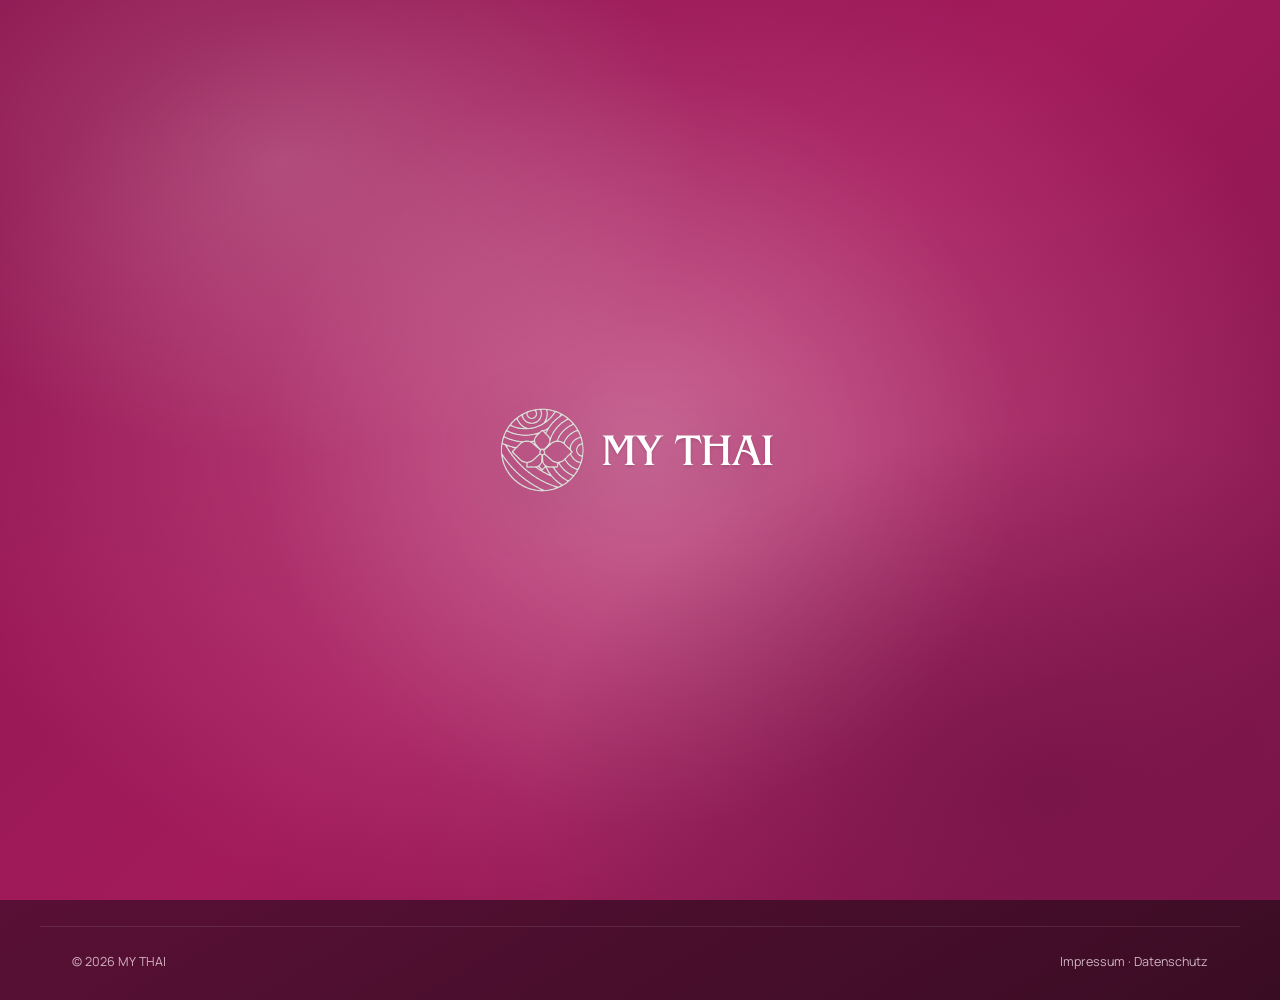
<file: impressum.html>
<!DOCTYPE html>
<html lang="de">
<head>
<meta charset="UTF-8">
<meta name="viewport" content="width=device-width, initial-scale=1.0">
<title>Impressum — MY THAI</title>
<link rel="stylesheet" href="assets/style.css?v=11">
<style>
  .legal{ background:#ffffff; padding:140px 0 90px; }
  @media (max-width:640px){ .legal{ padding:104px 0 60px; } }
  .legal .wrap{ max-width:720px; }
  .legal h2{ font-size:22px; margin-top:34px; margin-bottom:10px; }
  .legal p{ color:var(--p-700); font-size:15px; line-height:1.7; }
  .legal p + p{ margin-top:12px; }
  .legal a{ color:var(--p-400); text-decoration:underline; text-underline-offset:2px; }
  .legal-card{
    background:rgba(255,255,255,.55); border:1px solid rgba(255,255,255,.85); border-radius:var(--radius);
    -webkit-backdrop-filter:blur(14px); backdrop-filter:blur(14px); box-shadow:0 24px 50px -30px rgba(99,17,63,.45);
    padding:22px 24px; margin-top:22px;
  }
  .legal-card strong{ color:var(--ink); }
  .legal-meta{ display:grid; grid-template-columns:auto 1fr; gap:4px 18px; margin-top:12px; }
  .legal-meta dt{ color:var(--p-600); font-size:14px; }
  .legal-meta dd{ margin:0; color:var(--ink); font-size:14.5px; }
</style>
</head>
<body>

<div id="curtain"><div id="curtain-fill"><img src="assets/logo.svg?v=2" alt=""></div></div>
<script>
(function(){
  var dir = sessionStorage.getItem('mt_nav_dir');
  if (dir) {
    var c = document.getElementById('curtain');
    var f = c.querySelector('#curtain-fill');
    c.style.display = 'block';
    f.style.transform = 'translateX(0%)';
    c.dataset.pendingReveal = dir;
  }
})();
</script>

<div id="splash">
  <div id="splash-orb"></div>
  <div id="splash-ring"></div>
  <img id="splash-logo" src="assets/logo.svg?v=2" alt="MY THAI">
</div>

<nav class="nav">
  <div class="nav-inner">
    <a href="index.html" class="nav-logo"><img src="assets/logo.svg?v=2" alt="MY THAI"></a>
    <ul class="nav-links" id="navLinks">
      <li><a href="menu.html"><span class="pill-icon"><svg viewBox="0 0 24 24" fill="none" stroke="currentColor" stroke-width="1.8" stroke-linecap="round" stroke-linejoin="round"><path d="M6 2v7M4 2v3a2 2 0 0 0 4 0V2M6 11v11"/><path d="M17 2c1.5 3 1.5 6-.5 8L15 11v11"/></svg></span><span class="pill-label">speisekarte</span></a></li>
      <li><a href="standorte.html"><span class="pill-icon"><svg viewBox="0 0 24 24" fill="none" stroke="currentColor" stroke-width="1.8"><path d="M12 22s7-7.58 7-12A7 7 0 0 0 5 10c0 4.42 7 12 7 12Z"/><circle cx="12" cy="10" r="2.4"/></svg></span><span class="pill-label">standorte</span></a></li>
      <li><a href="express.html"><span class="pill-icon"><svg viewBox="0 0 24 24" fill="none" stroke="currentColor" stroke-width="1.8" stroke-linejoin="round"><path d="M13 2 4 14h6l-1 8 9-12h-6z"/></svg></span><span class="pill-label">express</span></a></li>
      <li><a href="jobs.html"><span class="pill-icon"><svg viewBox="0 0 24 24" fill="none" stroke="currentColor" stroke-width="1.8"><rect x="3" y="7" width="18" height="13" rx="2"/><path d="M8 7V5a2 2 0 0 1 2-2h4a2 2 0 0 1 2 2v2"/><path d="M3 12h18"/></svg></span><span class="pill-label">jobs</span></a></li>
      <li><a href="standorte.html#kontakt"><span class="pill-icon"><svg viewBox="0 0 24 24" fill="none" stroke="currentColor" stroke-width="1.8"><rect x="3" y="5" width="18" height="14" rx="2"/><path d="m4 7 8 6 8-6"/></svg></span><span class="pill-label">kontakt</span></a></li>
    </ul>
    <button class="nav-burger" aria-label="Menü"><span></span><span></span><span></span></button>
  </div>
</nav>
<main class="legal">
  <div class="wrap">
    <p class="eyebrow">rechtliches</p>
    <h1 style="margin-top:14px">Impressum</h1>

    <div class="legal-card">
      <p>Verantwortlich für den Inhalt dieser Webseite ist:</p>
      <p><strong>MY THAI</strong><br>Bahnstraße 37<br>65779 Kelkheim</p>
      <dl class="legal-meta">
        <dt>Telefon</dt><dd><a href="tel:+496195725815">(06195) 72 58 15</a></dd>
        <dt>E-Mail</dt><dd><a href="mailto:info@my-thai.de">info@my-thai.de</a></dd>
        <dt>St.-Nr.</dt><dd>046 801 30520</dd>
        <dt>USt-IdNr.</dt><dd>DE 112200710</dd>
      </dl>
    </div>

    <h2>Gewährleistungsausschluss</h2>
    <p>Die Inhalte auf dieser Website werden unter Ausschluss jeglicher Gewährleistung zur Verfügung gestellt, insbesondere für deren Richtigkeit, Vollständigkeit oder deren Geeignetheit für bestimmte Verwendungszwecke sowie bezüglich der Inhalte für deren Freiheit von Rechten Dritter und die Nichtverletzung geistigen Eigentums. Wir können jederzeit ohne vorherige Ankündigung Änderungen am Inhalt dieser Website vornehmen. Wir bemühen uns um ständige Aktualität, sind jedoch nicht zur Aktualisierung des Inhalts dieser Website verpflichtet. Wir übernehmen keine Gewähr für Erreichbarkeit, technische Verwertbarkeit und Virenfreiheit der Internetseiten bzw. übermittelter Dateien.</p>
  </div>
</main>
<footer class="footer" style="padding-top:40px">
  <div class="wrap footer-bottom" style="border-top:1px solid rgba(255,255,255,.1);padding-top:26px">
    <span>© <span id="year"></span> MY THAI</span>
    <span><a href="impressum.html">Impressum</a> · <a href="datenschutz.html">Datenschutz</a></span>
  </div>
</footer>
<script src="assets/main.js?v=8"></script>
</body>
</html>
</file>
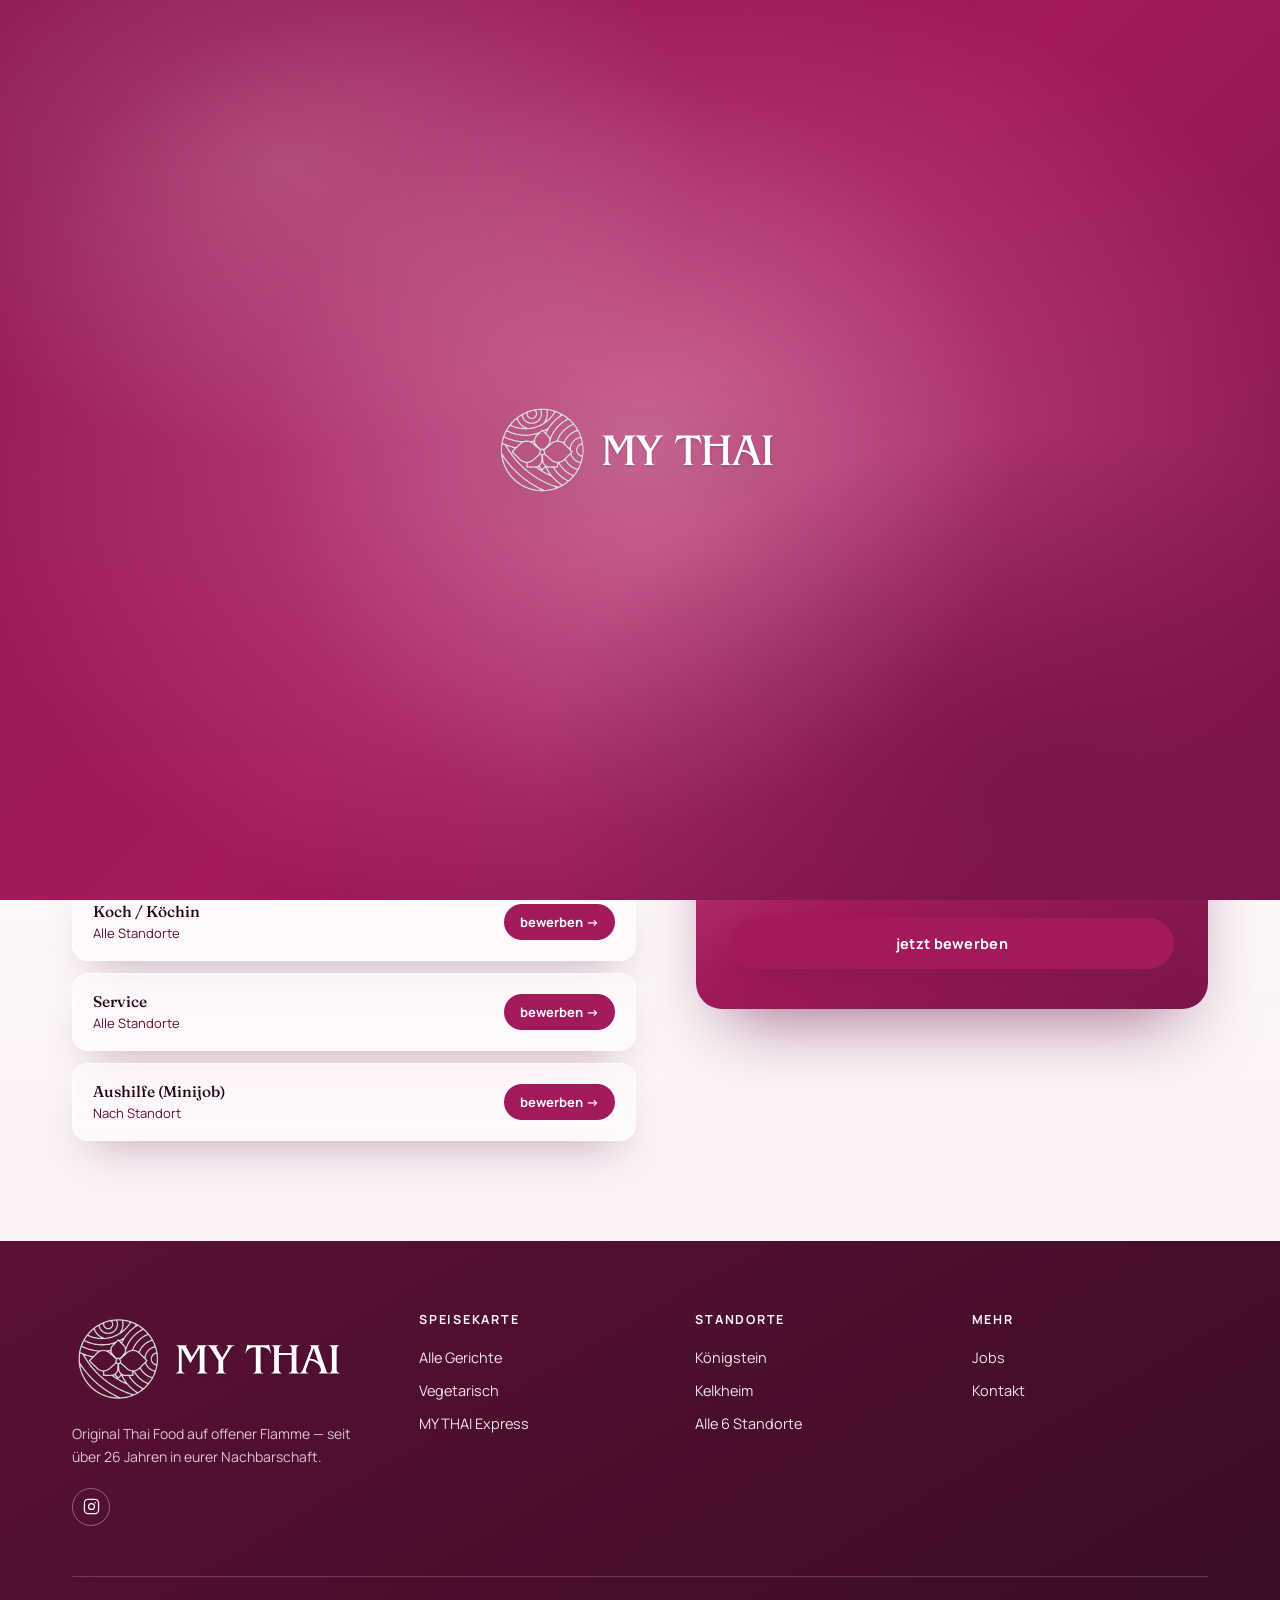
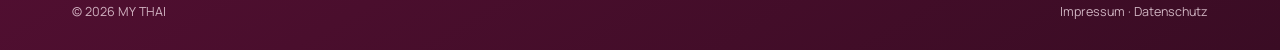
<file: jobs.html>
<!DOCTYPE html>
<html lang="de">
<head>
<meta charset="UTF-8">
<meta name="viewport" content="width=device-width, initial-scale=1.0">
<title>Jobs — MY THAI</title>
<meta name="description" content="Werde Teil des MY THAI Teams — 6 Standorte, ein Team.">
<link rel="stylesheet" href="assets/style.css?v=11">
<style>
  .jobs-section{ background:linear-gradient(180deg, #ffffff 0%, var(--p-25) 100%); position:relative; overflow:hidden; }
  .jobs-grid{ display:grid; grid-template-columns:1.1fr 1fr; gap:60px; align-items:start; position:relative; z-index:1; }
  .jobs-copy p{ color:var(--p-800); font-size:16px; line-height:1.7; margin-top:18px; max-width:440px; }
  .role-list{ margin-top:30px; display:flex; flex-direction:column; gap:12px; }
  .role{
    display:flex; align-items:center; justify-content:space-between; gap:16px;
    background:rgba(255,255,255,.5); border-radius:16px; padding:18px 20px;
    transition:transform .3s var(--ease);
  }
  .role:hover{ transform:translateX(4px); }
  .role h4{ font-size:15.5px; }
  .role span{ display:block; color:var(--p-700); font-size:13px; margin-top:3px; }
  .role a{
    flex:0 0 auto; font-weight:700; font-size:13px; color:#fff; background:var(--g-700);
    padding:9px 16px; border-radius:999px; transition:background .25s;
  }
  .role a:hover{ background:var(--g-900); }
  .apply-card{
    position:sticky; top:120px; overflow:hidden; border-radius:26px; padding:40px 34px;
    background:linear-gradient(150deg, var(--p-300) 0%, var(--p-400) 45%, var(--p-600) 100%);
    box-shadow:0 34px 70px -30px rgba(99,17,63,.65);
  }
  .apply-card > *{ position:relative; z-index:1; }
  .apply-card p.eyebrow{ color:var(--g-100); } .apply-card p.eyebrow::before{ background:var(--g-100); }
  .apply-card h3{ color:#fff; font-size:28px; margin-top:14px; }
  .apply-card p.copy{ color:var(--p-25); font-size:14.5px; margin-top:14px; line-height:1.6; }
  .apply-card .btn{ margin-top:24px; width:100%; justify-content:center; }
  @media (max-width:860px){ .jobs-grid{ grid-template-columns:1fr; } .apply-card{ position:static; } }
</style>
</head>
<body>

<div id="curtain"><div id="curtain-fill"><img src="assets/logo.svg?v=2" alt=""></div></div>
<script>
(function(){
  var dir = sessionStorage.getItem('mt_nav_dir');
  if (dir) {
    var c = document.getElementById('curtain');
    var f = c.querySelector('#curtain-fill');
    c.style.display = 'block';
    f.style.transform = 'translateX(0%)';
    c.dataset.pendingReveal = dir;
  }
})();
</script>

<div id="splash">
  <div id="splash-orb"></div>
  <div id="splash-ring"></div>
  <img id="splash-logo" src="assets/logo.svg?v=2" alt="MY THAI">
</div>


<nav class="nav">
  <div class="nav-inner">
    <a href="index.html" class="nav-logo"><img src="assets/logo.svg?v=2" alt="MY THAI"></a>
    <ul class="nav-links" id="navLinks">
      <li><a href="menu.html"><span class="pill-icon"><svg viewBox="0 0 24 24" fill="none" stroke="currentColor" stroke-width="1.8" stroke-linecap="round" stroke-linejoin="round"><path d="M6 2v7M4 2v3a2 2 0 0 0 4 0V2M6 11v11"/><path d="M17 2c1.5 3 1.5 6-.5 8L15 11v11"/></svg></span><span class="pill-label">speisekarte</span></a></li>
      <li><a href="standorte.html"><span class="pill-icon"><svg viewBox="0 0 24 24" fill="none" stroke="currentColor" stroke-width="1.8"><path d="M12 22s7-7.58 7-12A7 7 0 0 0 5 10c0 4.42 7 12 7 12Z"/><circle cx="12" cy="10" r="2.4"/></svg></span><span class="pill-label">standorte</span></a></li>
      <li><a href="express.html"><span class="pill-icon"><svg viewBox="0 0 24 24" fill="none" stroke="currentColor" stroke-width="1.8" stroke-linejoin="round"><path d="M13 2 4 14h6l-1 8 9-12h-6z"/></svg></span><span class="pill-label">express</span></a></li>
      <li><a href="jobs.html" class="active"><span class="pill-icon"><svg viewBox="0 0 24 24" fill="none" stroke="currentColor" stroke-width="1.8"><rect x="3" y="7" width="18" height="13" rx="2"/><path d="M8 7V5a2 2 0 0 1 2-2h4a2 2 0 0 1 2 2v2"/><path d="M3 12h18"/></svg></span><span class="pill-label">jobs</span></a></li>
      <li><a href="standorte.html#kontakt"><span class="pill-icon"><svg viewBox="0 0 24 24" fill="none" stroke="currentColor" stroke-width="1.8"><rect x="3" y="5" width="18" height="14" rx="2"/><path d="m4 7 8 6 8-6"/></svg></span><span class="pill-label">kontakt</span></a></li>
    </ul>
    <button class="nav-burger" aria-label="Menü"><span></span><span></span><span></span></button>
  </div>
</nav>

<header class="page-hero">
  <div class="wrap">
    <p class="eyebrow">jobs</p>
    <h1>Koch dein<br>eigenes Ding.</h1>
    <p class="lead">6 Standorte, ein Team. Wir suchen Menschen, die Thai-Küche lieben.</p>
  </div>
</header>

<section class="section jobs-section">
  <div class="wrap jobs-grid">
    <div class="jobs-copy">
      <p class="eyebrow">warum my thai</p>
      <h2 style="font-size:clamp(28px,4vw,38px);margin-top:14px">Familiär, ehrlich, auf offener Flamme.</h2>
      <p>Seit über 26 Jahren kochen wir original Thai Food, frisch vor den Augen unserer Gäste. Werde Teil eines Teams, das zusammenhält.</p>

      <div class="role-list">
        <div class="role glass"><div><h4>Koch / Köchin</h4><span>Alle Standorte</span></div><a href="mailto:info@my-thai.de?subject=Bewerbung%20Koch">bewerben →</a></div>
        <div class="role glass"><div><h4>Service</h4><span>Alle Standorte</span></div><a href="mailto:info@my-thai.de?subject=Bewerbung%20Service">bewerben →</a></div>
        <div class="role glass"><div><h4>Aushilfe (Minijob)</h4><span>Nach Standort</span></div><a href="mailto:info@my-thai.de?subject=Bewerbung%20Aushilfe">bewerben →</a></div>
      </div>
    </div>

    <div class="apply-card">
      <p class="eyebrow">initiativ bewerben</p>
      <h3>Nichts Passendes dabei?</h3>
      <p class="copy">Schreib uns trotzdem — wir freuen uns auf jede Bewerbung, egal ob mit oder ohne Erfahrung.</p>
      <a class="btn btn-solid" href="mailto:info@my-thai.de?subject=Initiativbewerbung">jetzt bewerben</a>
    </div>
  </div>
</section>

<footer class="footer">
  <div class="wrap">
    <div class="footer-grid">
      <div>
        <a href="index.html" class="footer-logo"><img src="assets/logo.svg?v=2" alt="MY THAI"></a>
        <p class="footer-tag">Original Thai Food auf offener Flamme — seit über 26 Jahren in eurer Nachbarschaft.</p>
        <div class="footer-social">
          <a href="https://www.instagram.com/mythai_de/" target="_blank" rel="noopener" aria-label="Instagram">
            <svg width="17" height="17" viewBox="0 0 24 24" fill="none" stroke="currentColor" stroke-width="1.8"><rect x="2" y="2" width="20" height="20" rx="5"/><circle cx="12" cy="12" r="4.2"/><circle cx="17.3" cy="6.7" r="1.1" fill="currentColor" stroke="none"/></svg>
          </a>
        </div>
      </div>
      <div>
        <h4>Speisekarte</h4>
        <ul class="footer-links">
          <li><a href="menu.html">Alle Gerichte</a></li>
          <li><a href="menu.html#vegetarisch">Vegetarisch</a></li>
          <li><a href="express.html">MY THAI Express</a></li>
        </ul>
      </div>
      <div>
        <h4>Standorte</h4>
        <ul class="footer-links">
          <li><a href="standorte.html#koenigstein">Königstein</a></li>
          <li><a href="standorte.html#kelkheim">Kelkheim</a></li>
          <li><a href="standorte.html">Alle 6 Standorte</a></li>
        </ul>
      </div>
      <div>
        <h4>Mehr</h4>
        <ul class="footer-links">
          <li><a href="jobs.html">Jobs</a></li>
          <li><a href="standorte.html#kontakt">Kontakt</a></li>
        </ul>
      </div>
    </div>
    <div class="footer-bottom">
      <span>© <span id="year"></span> MY THAI</span>
      <span><a href="impressum.html">Impressum</a> · <a href="datenschutz.html">Datenschutz</a></span>
    </div>
  </div>
</footer>

<script src="assets/main.js?v=8"></script>
</body>
</html>
</file>
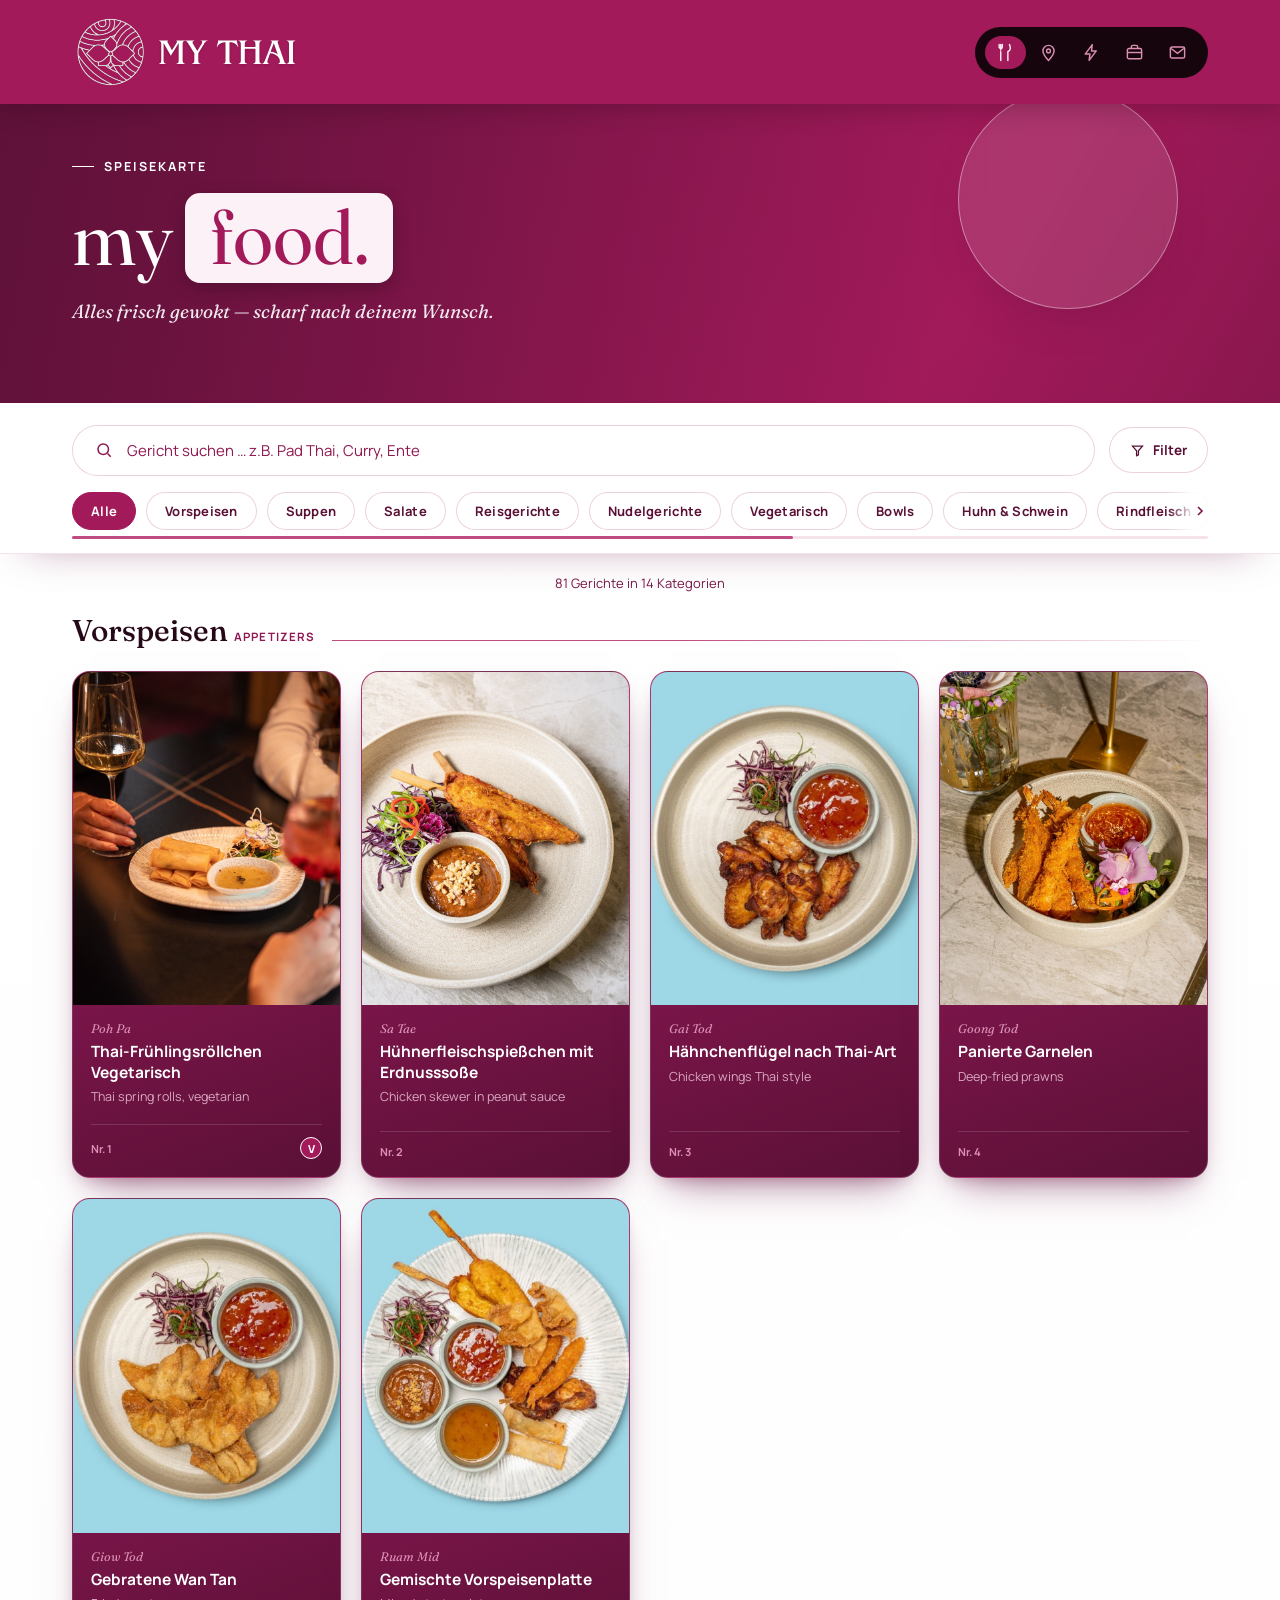
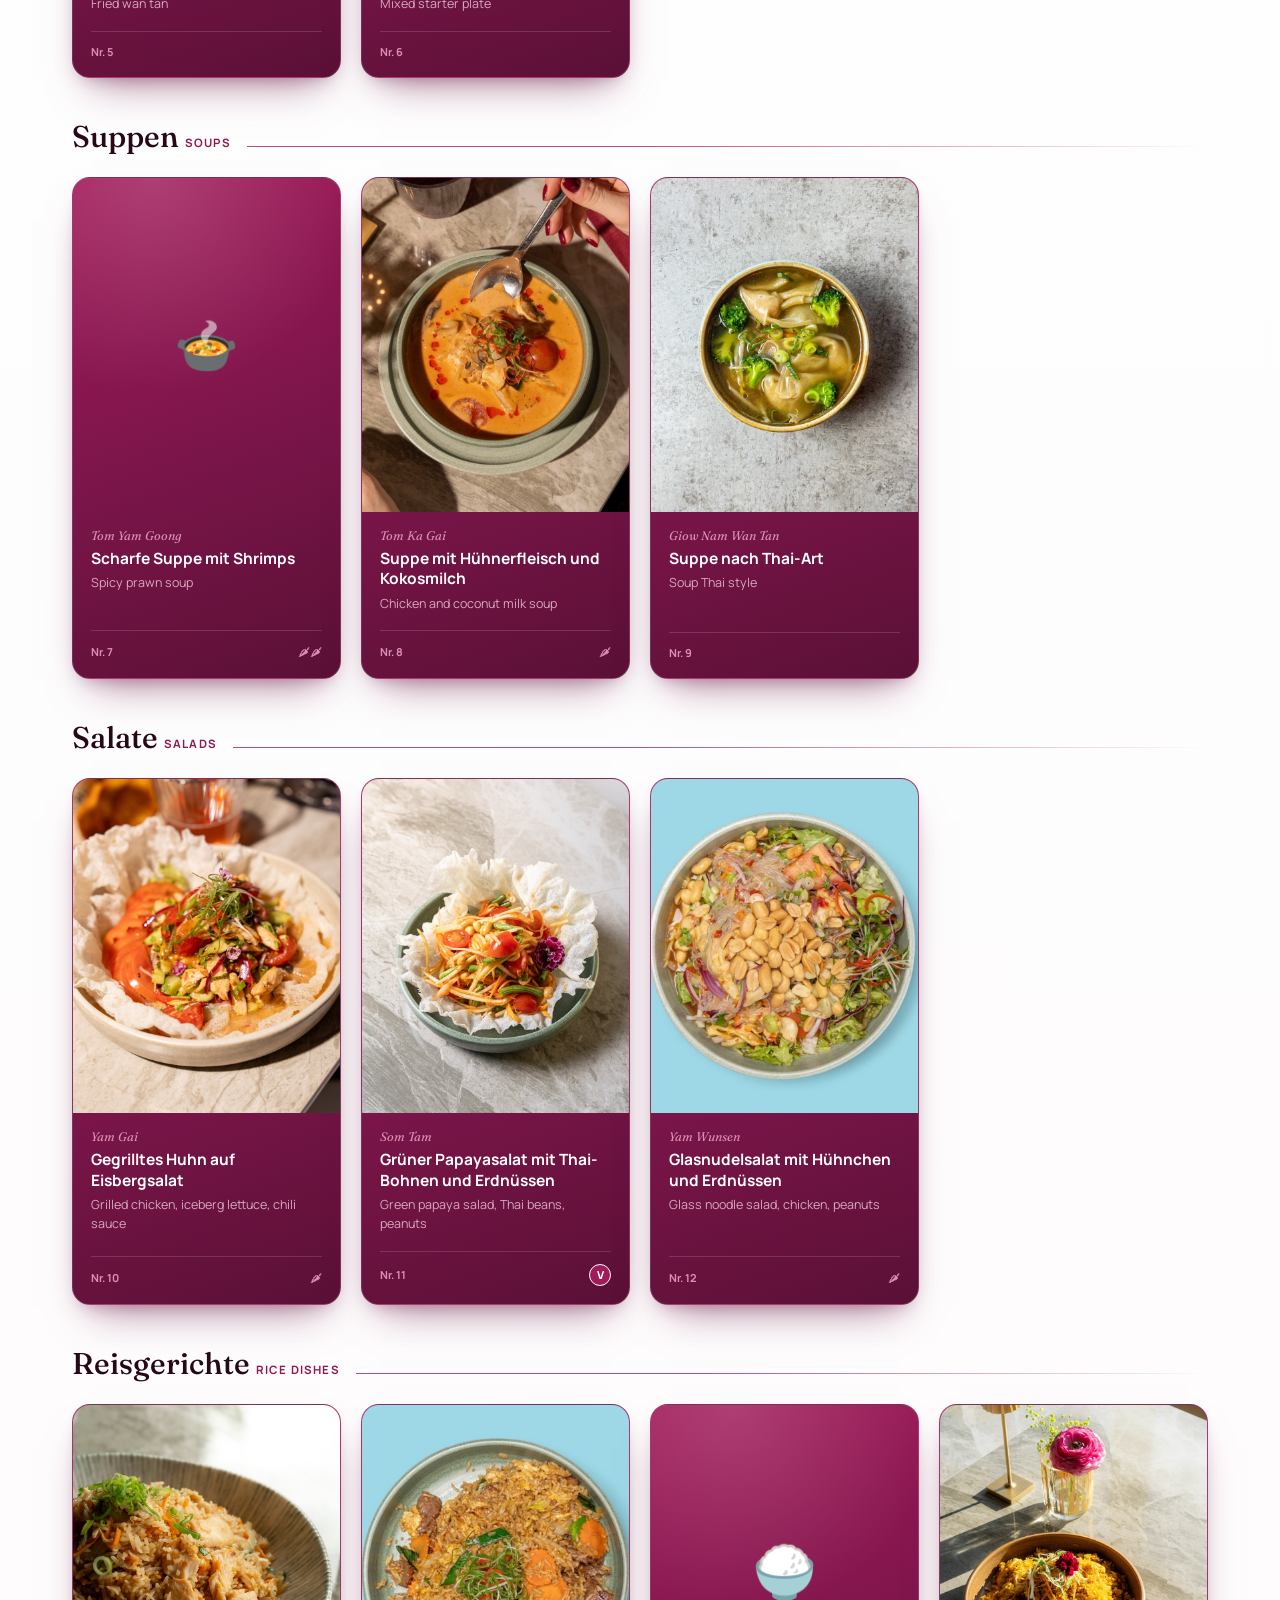
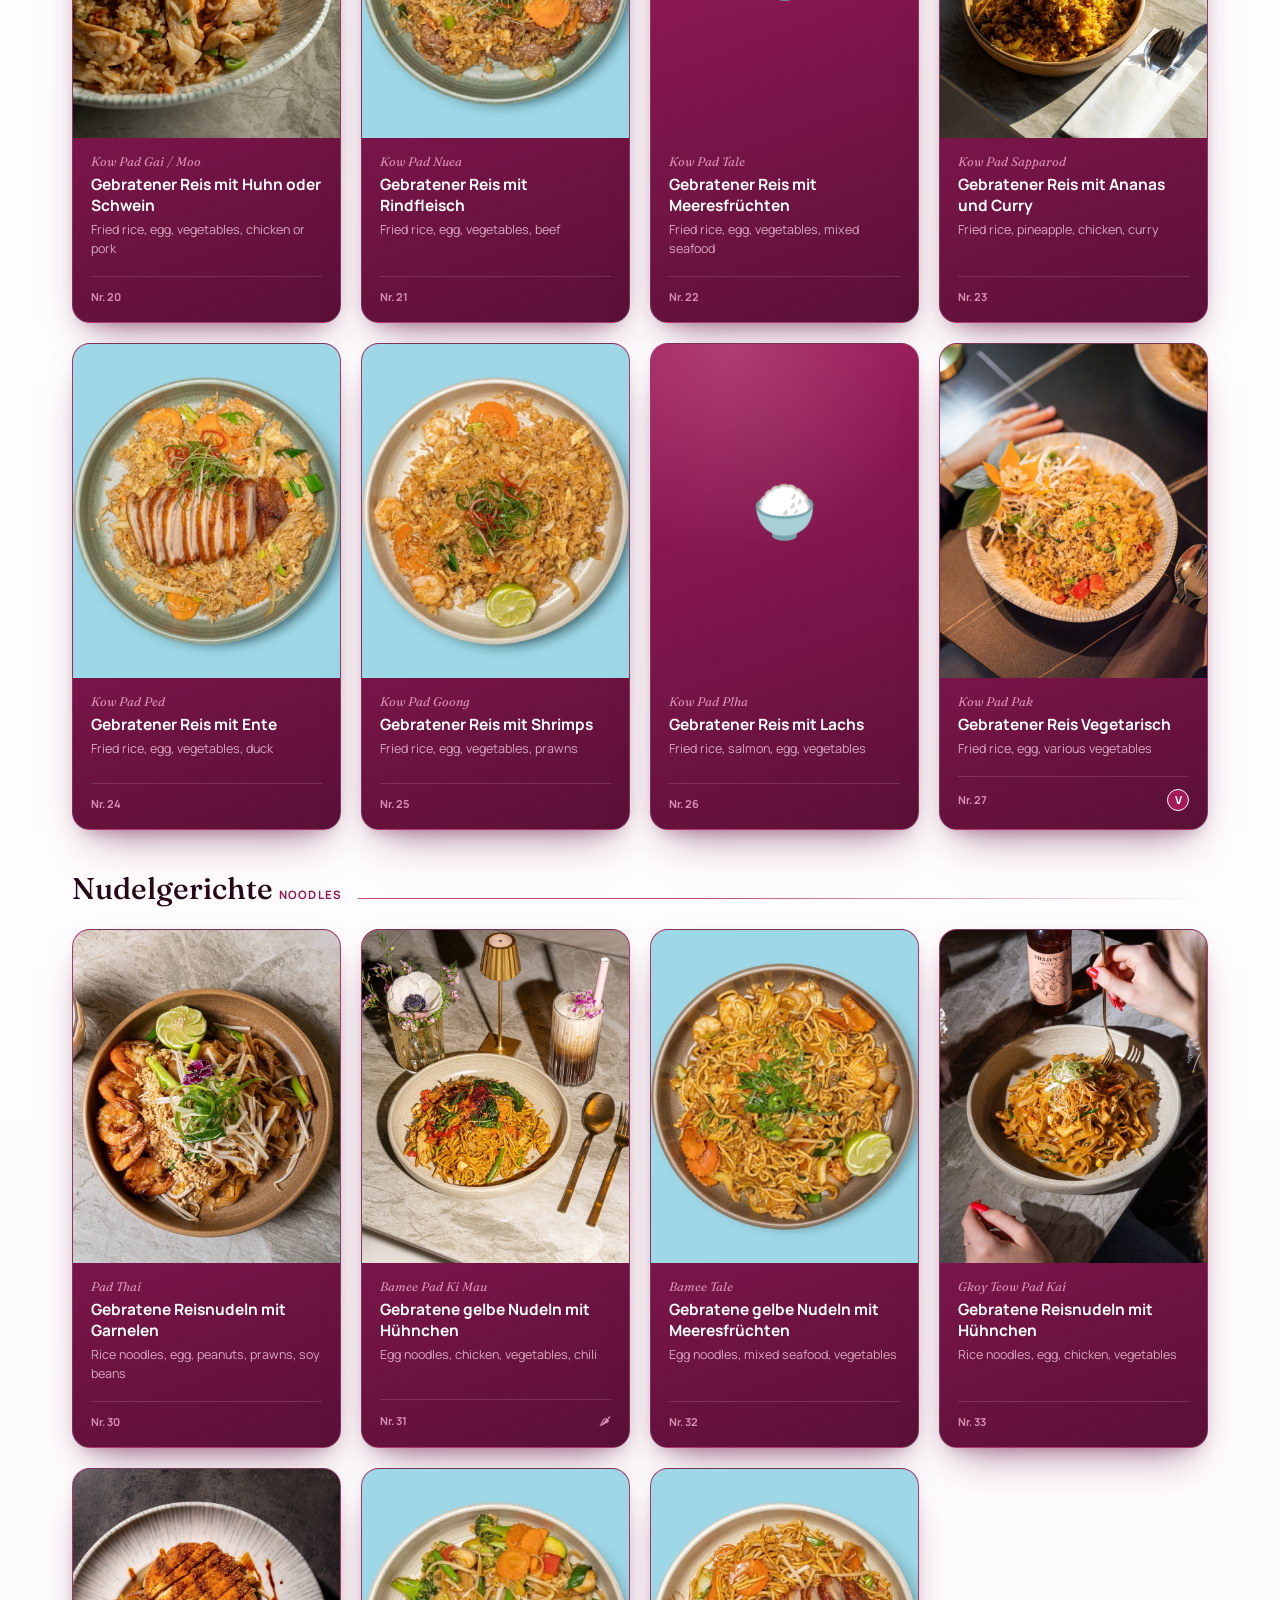
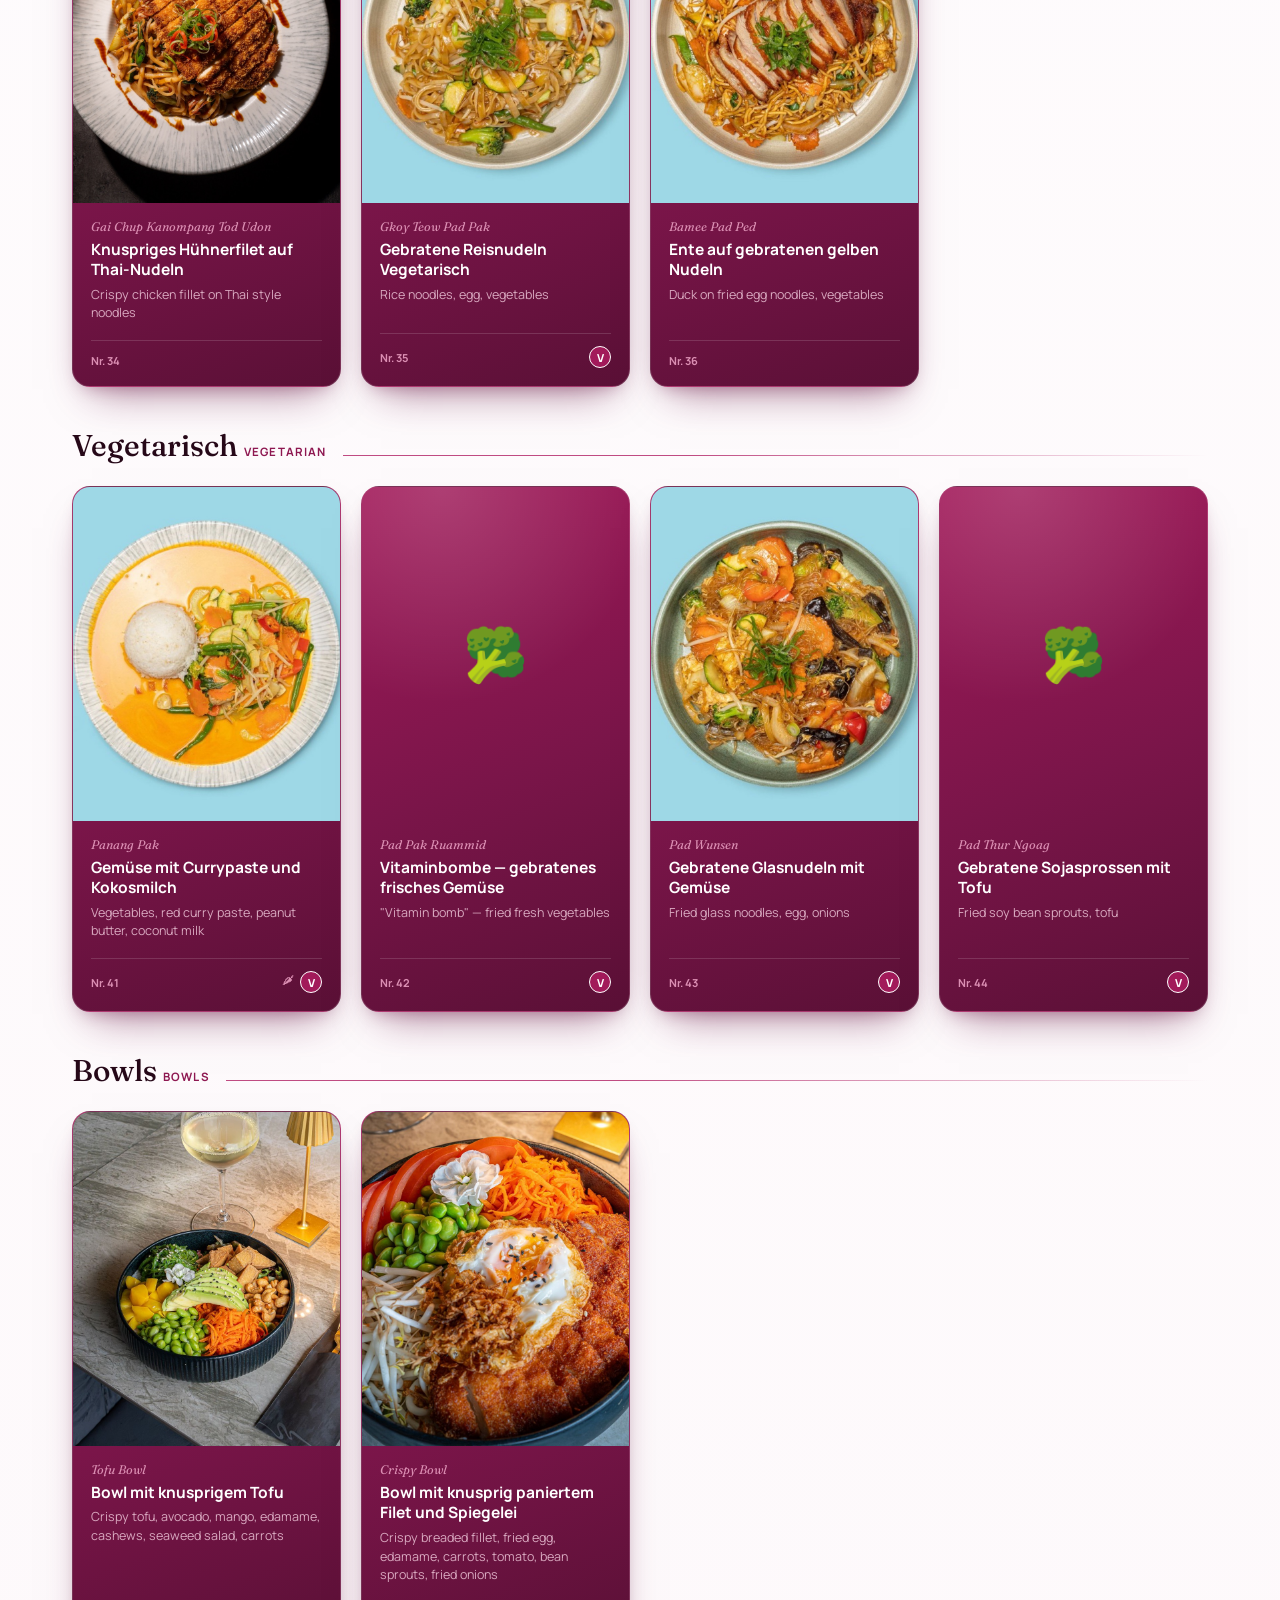
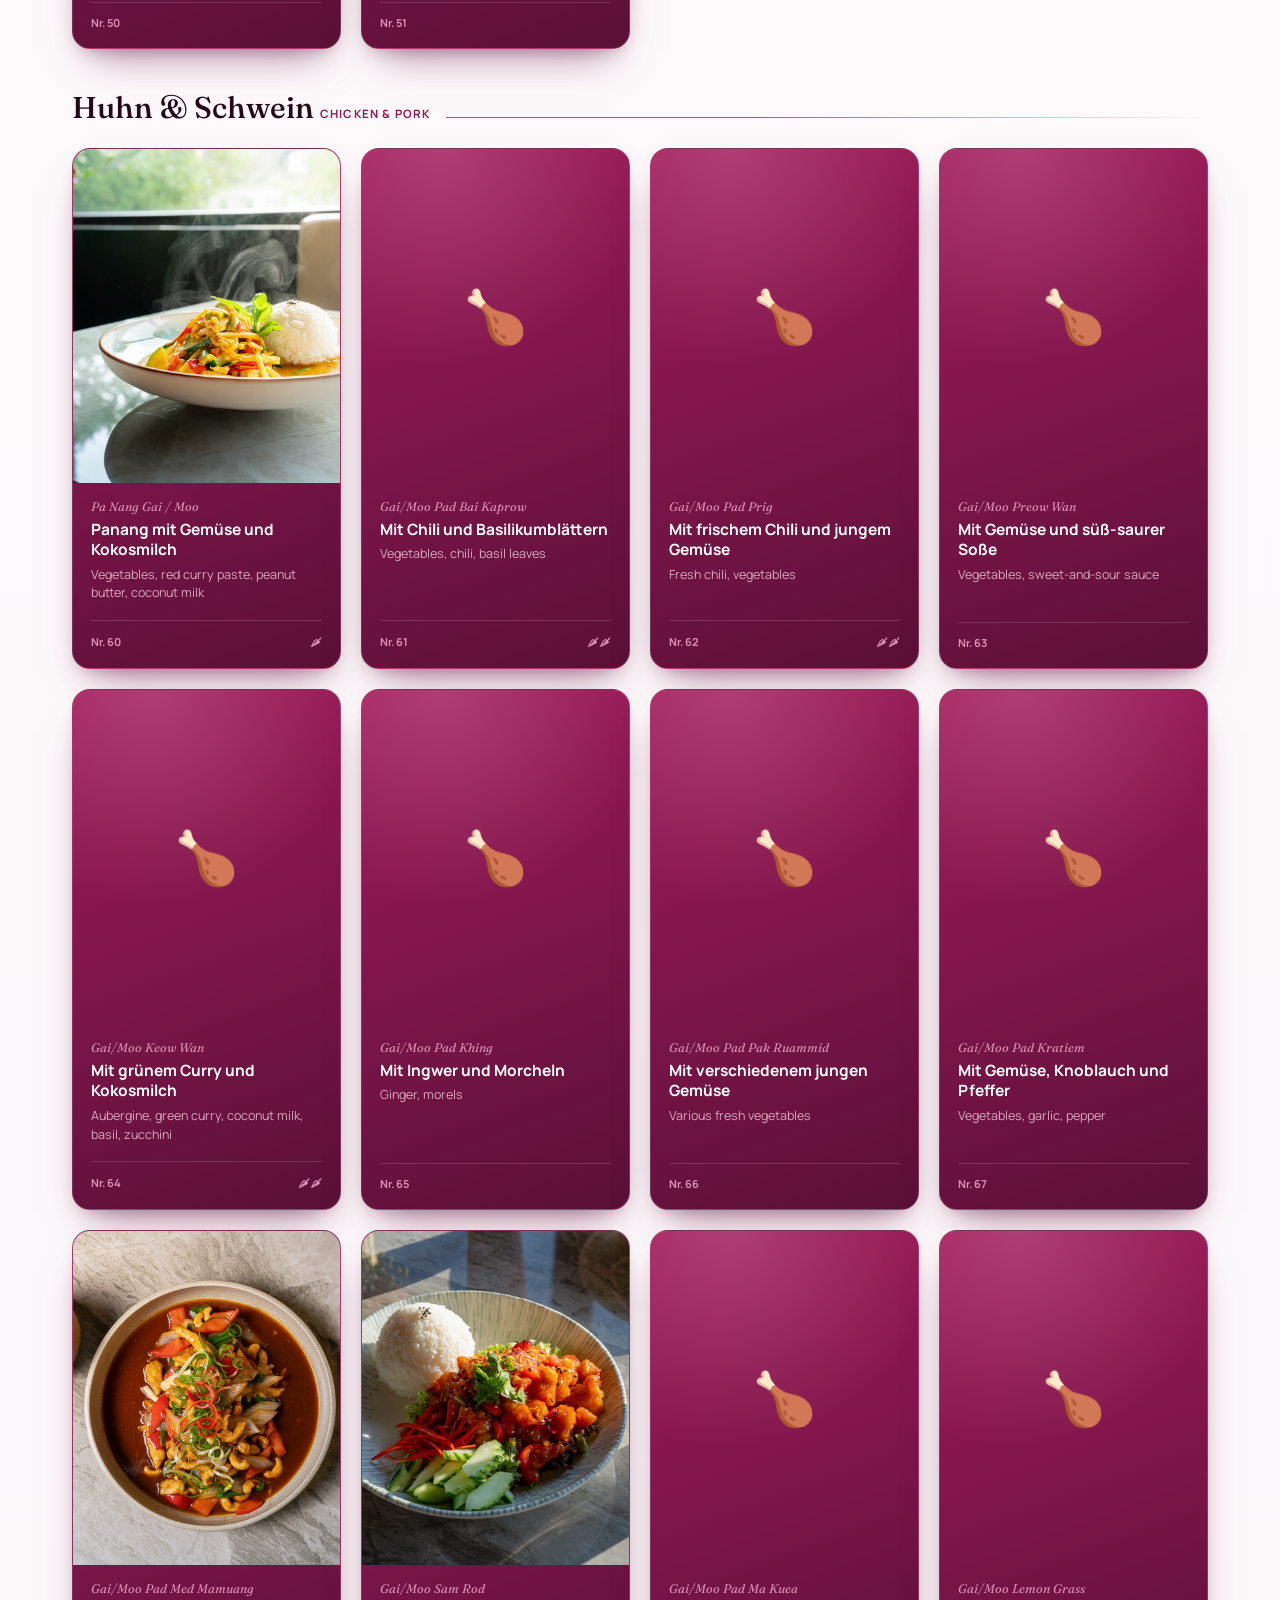
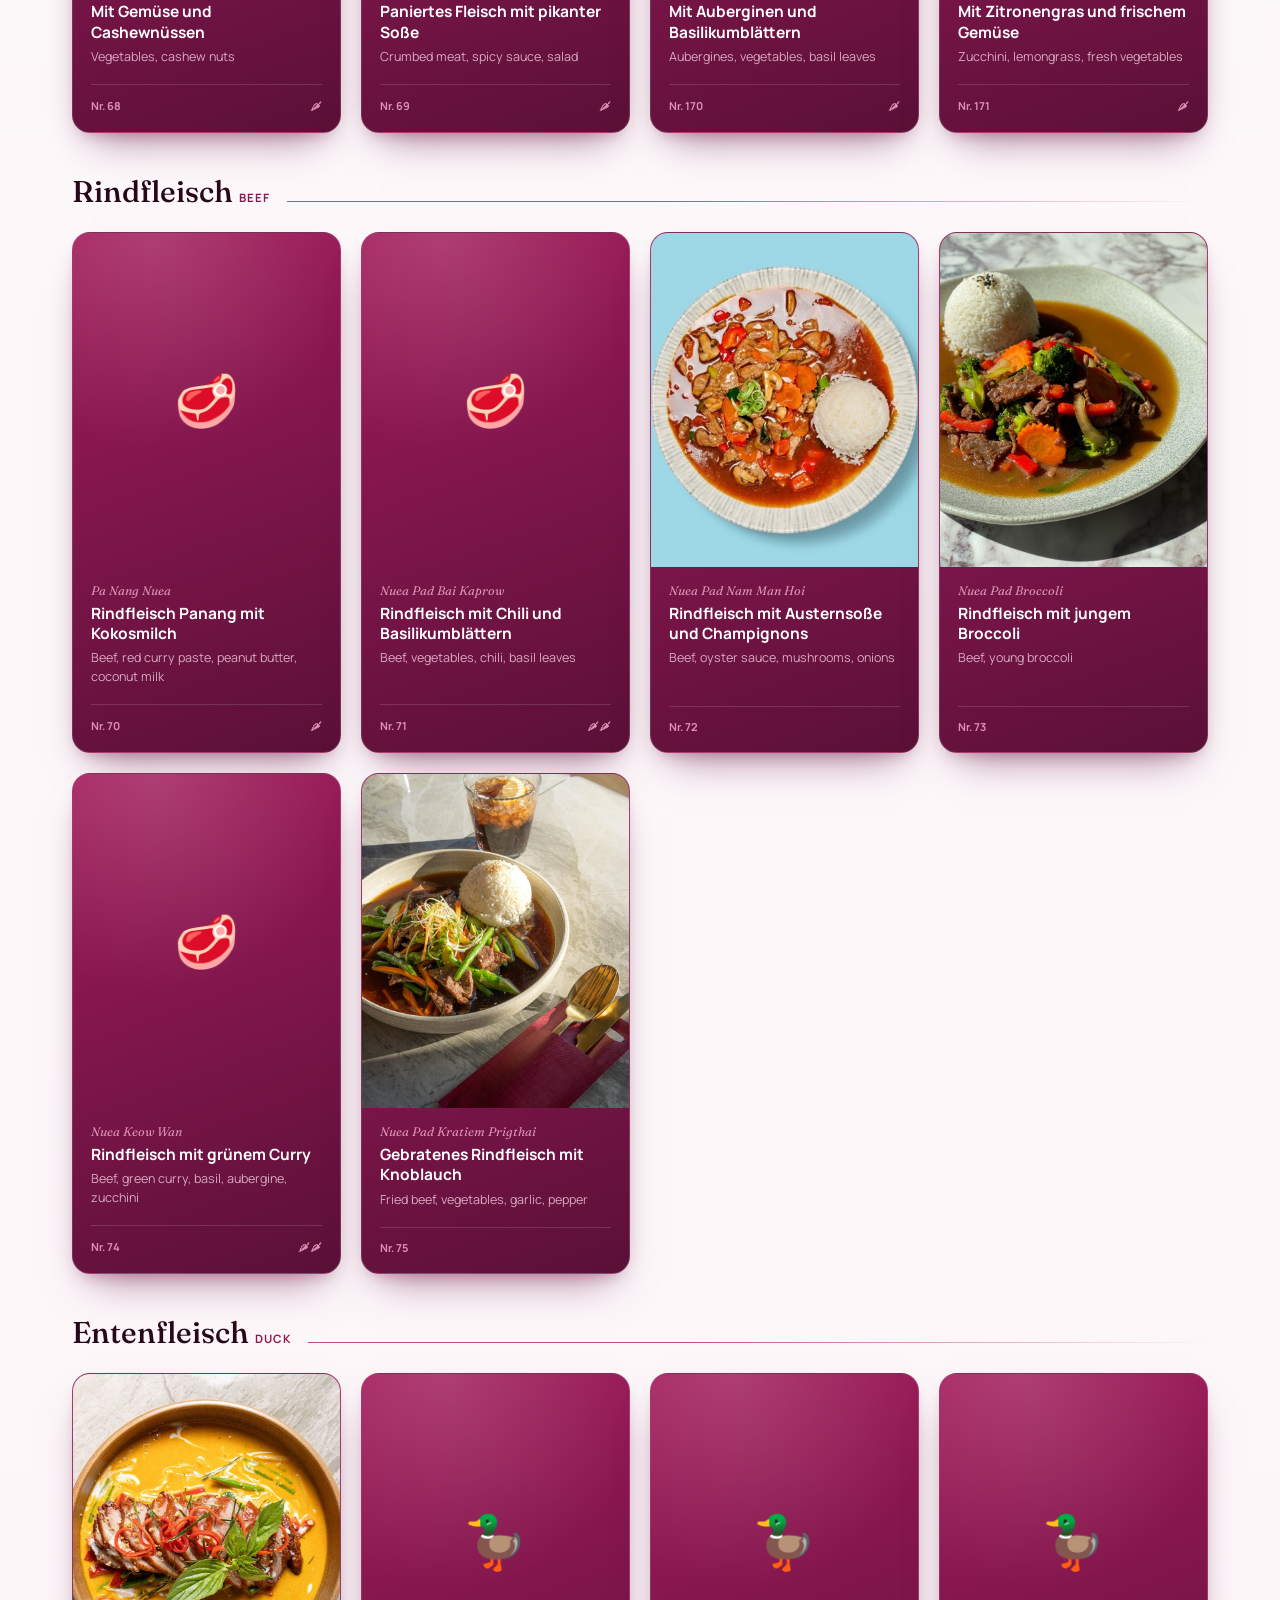
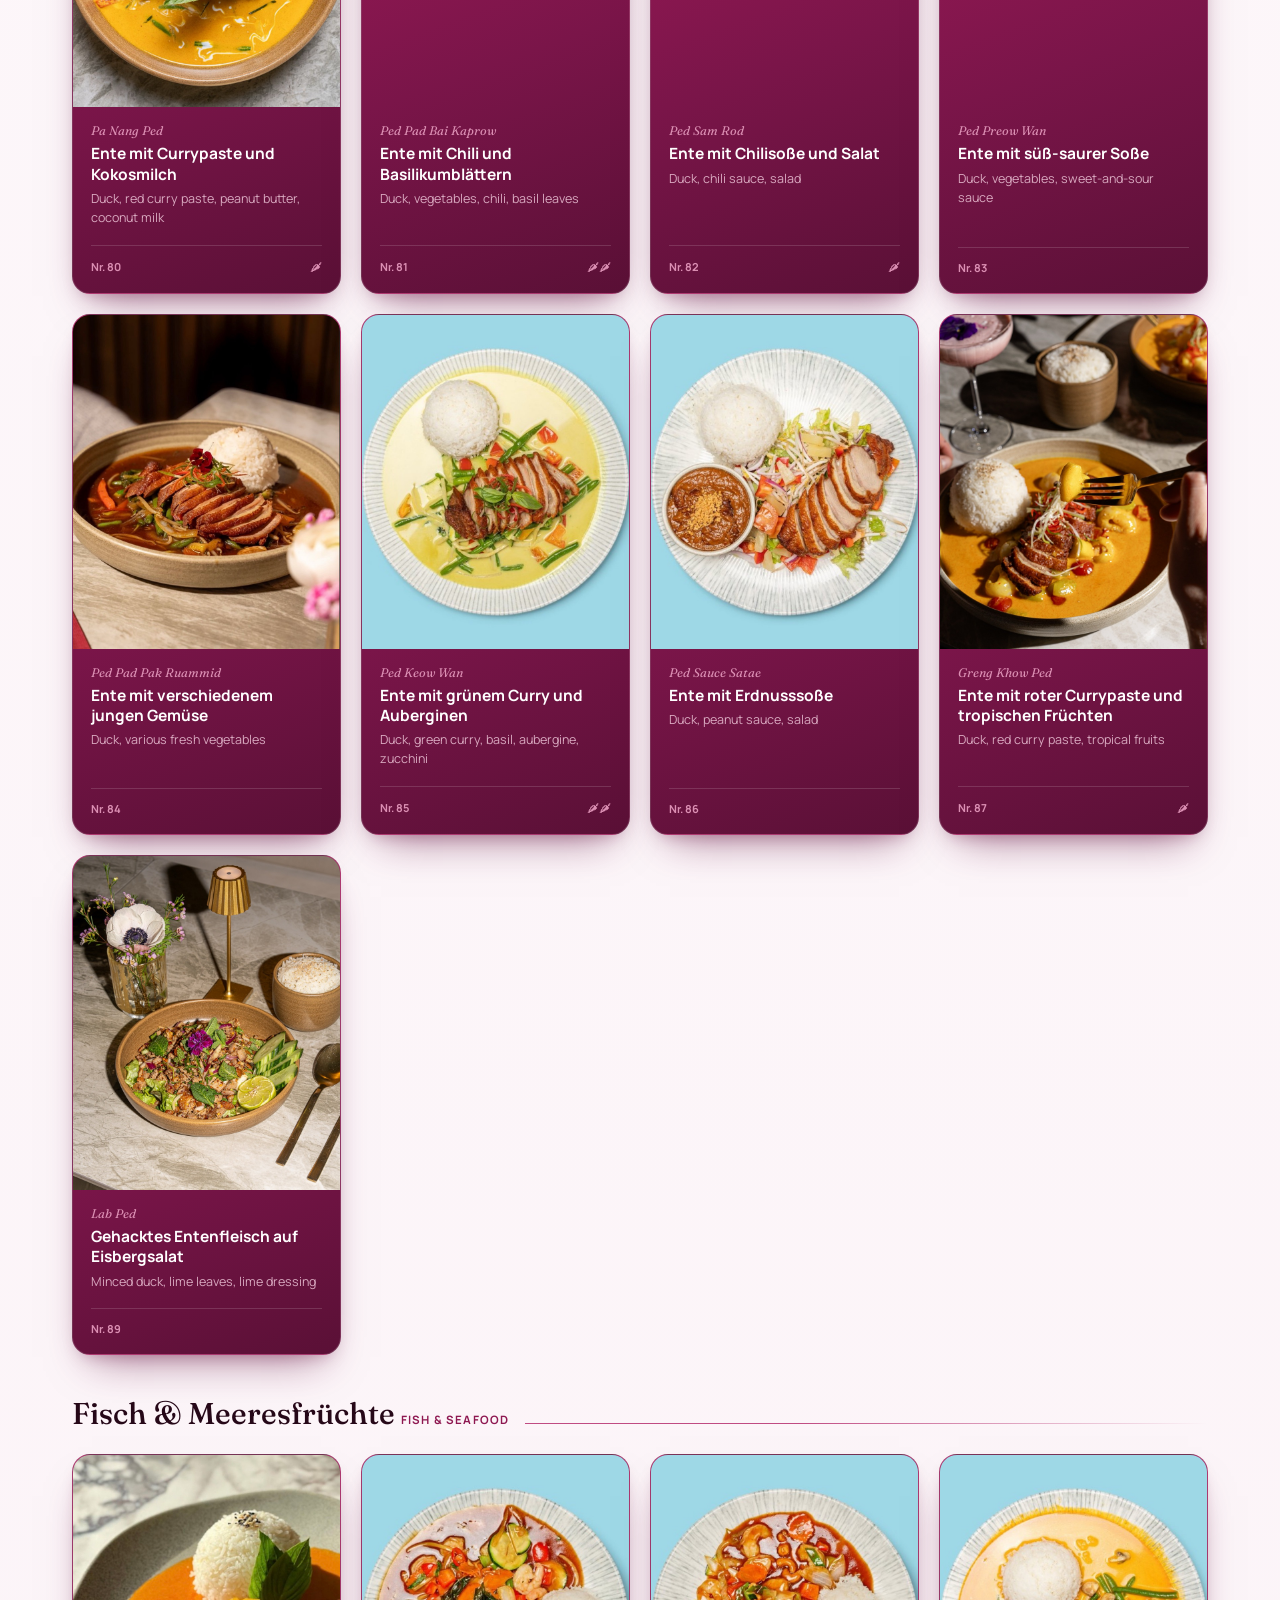
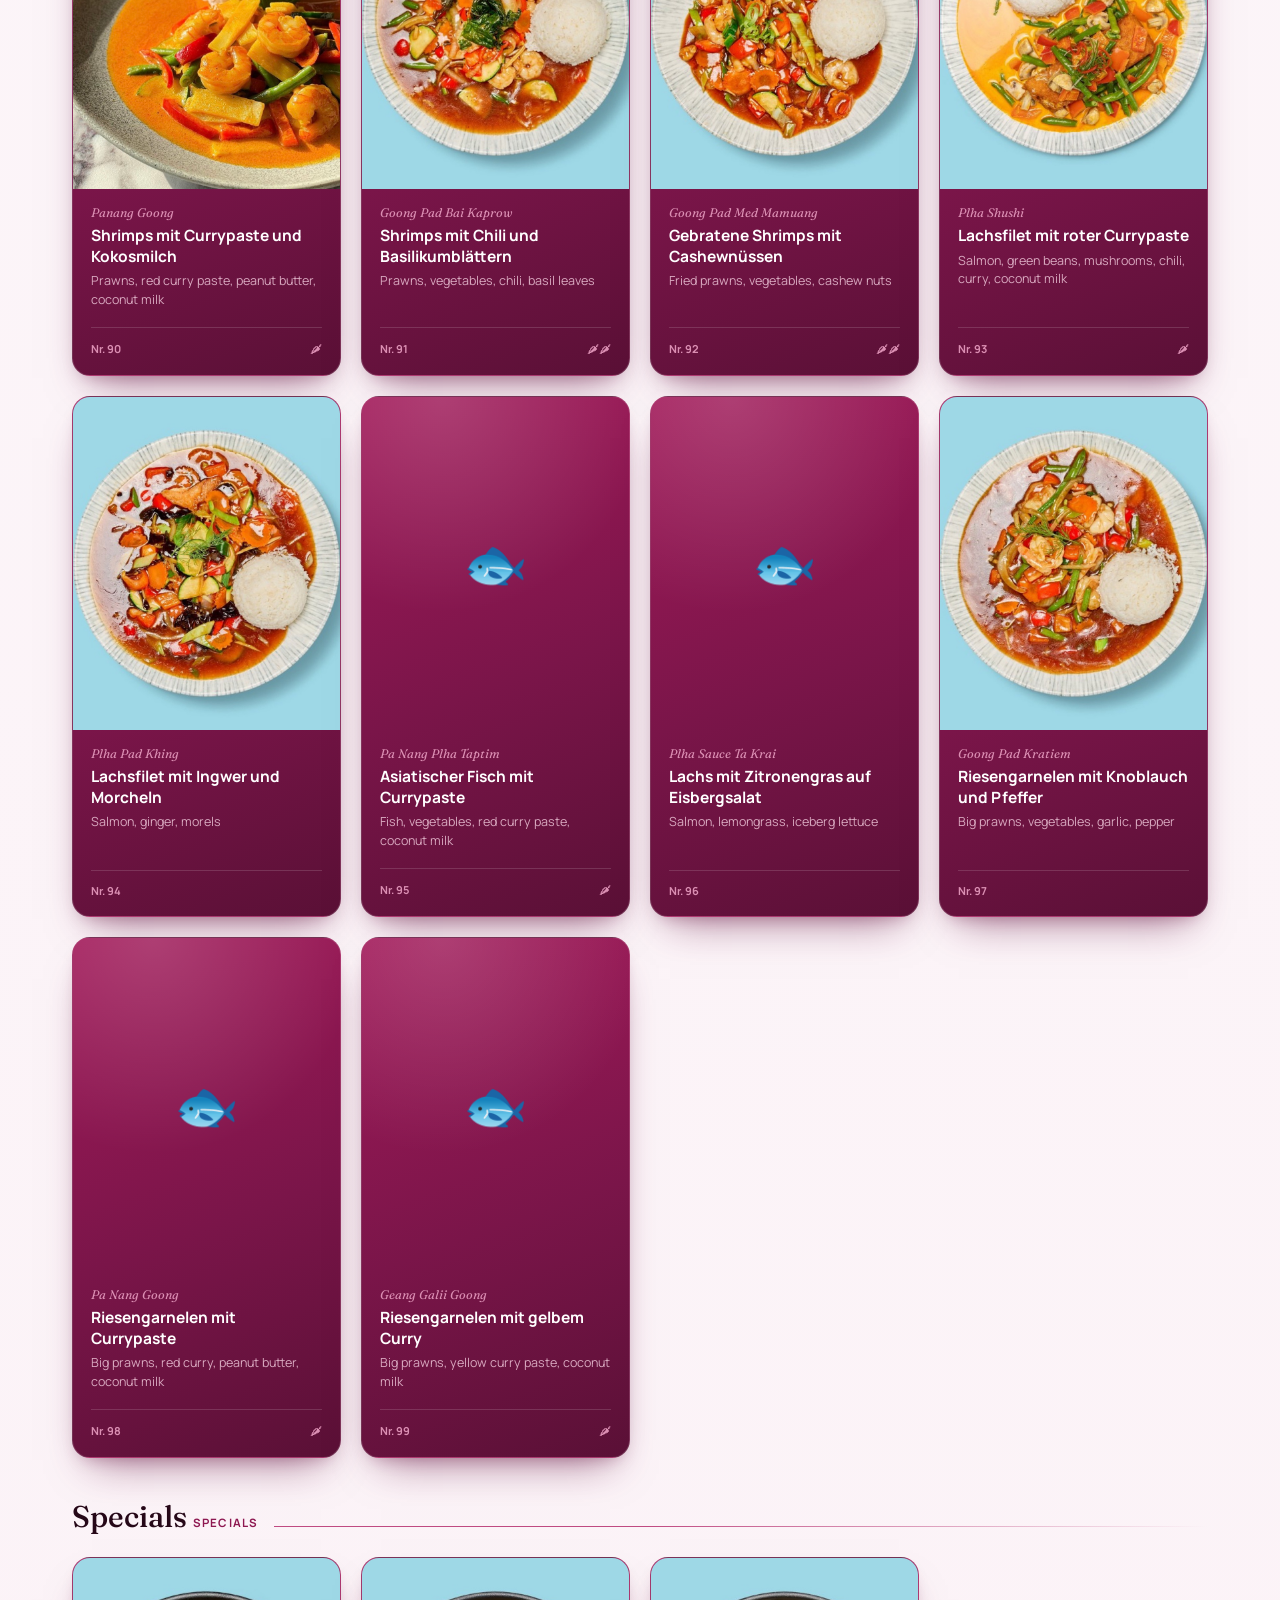
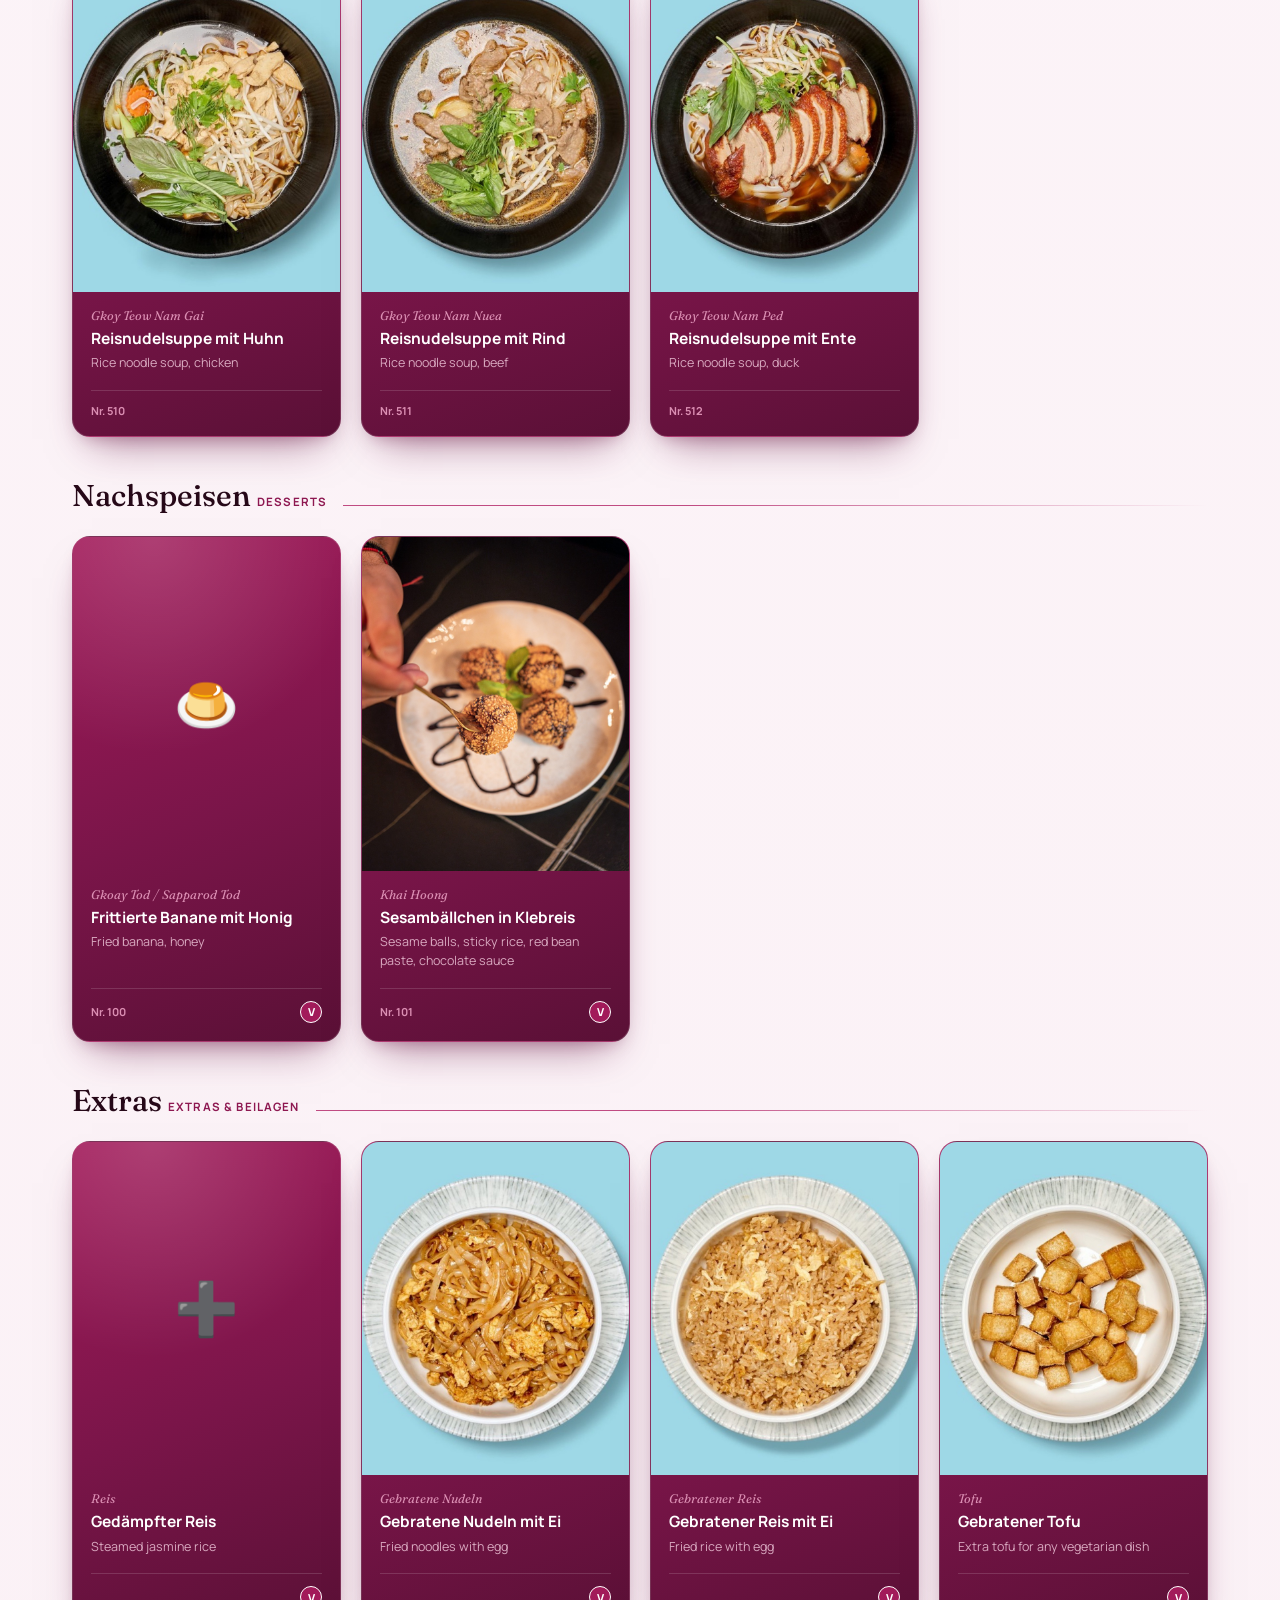
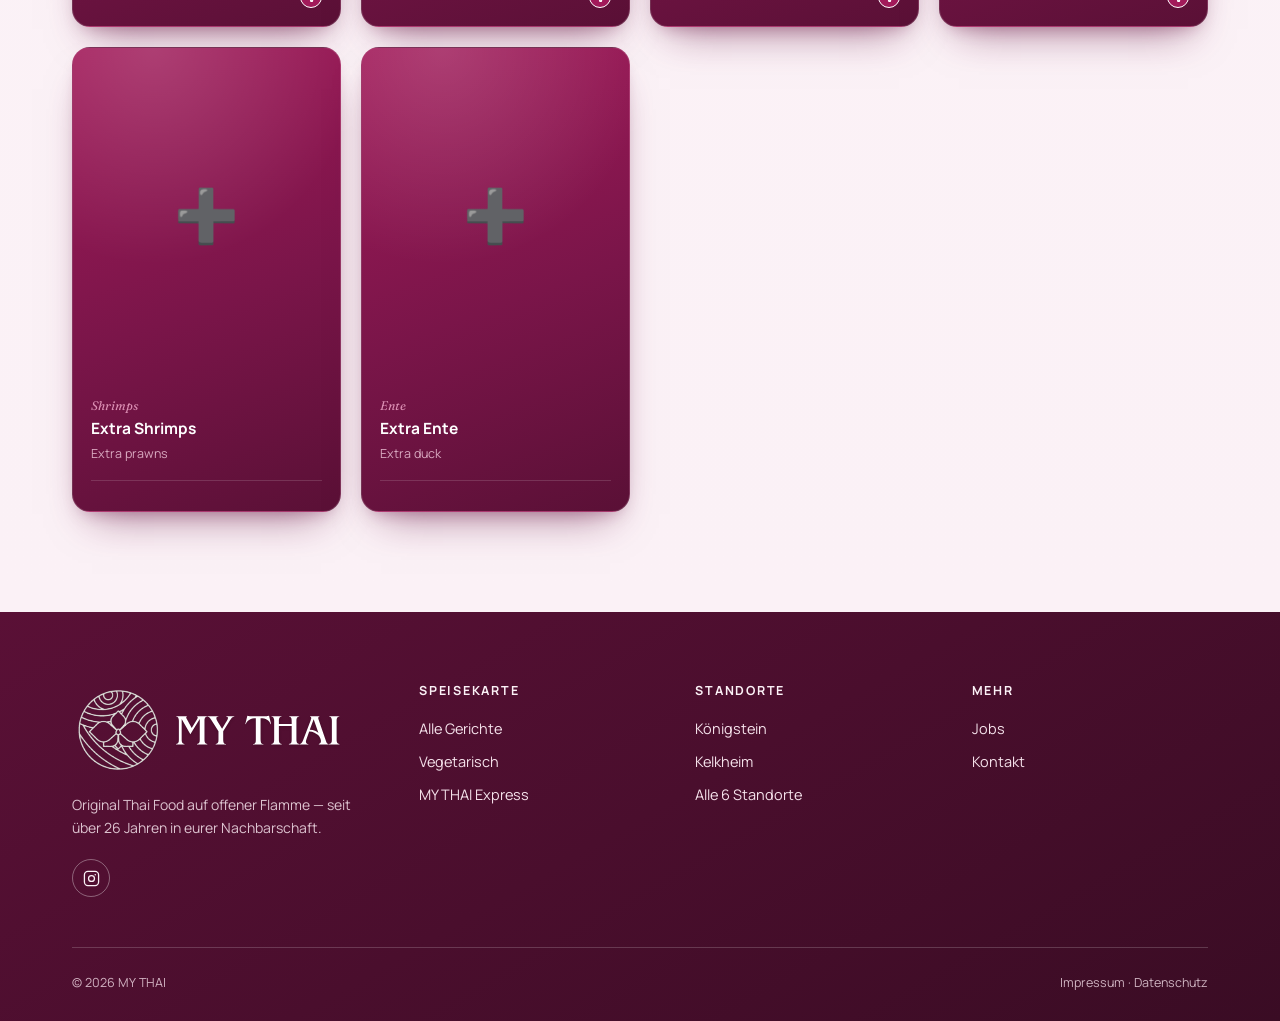
<file: menu.html>
<!DOCTYPE html>
<html lang="de">
<head>
<meta charset="UTF-8">
<meta name="viewport" content="width=device-width, initial-scale=1.0">
<title>Speisekarte — MY THAI</title>
<meta name="description" content="Die komplette MY THAI Speisekarte — mit Live-Suche. Original Thai Food auf offener Flamme.">
<link rel="stylesheet" href="assets/style.css?v=11">
<style>
  .menu-page{ background:linear-gradient(180deg, #ffffff 0%, var(--p-25) 100%); }
  .menu-hero-sub{ font-family:var(--display); font-style:italic; color:rgba(255,255,255,.9); font-size:19px; margin-top:16px; max-width:520px; }

  /* ---------- hero flip word: "my" static, rest cycles ---------- */
  .page-hero h1{ display:flex; align-items:center; flex-wrap:wrap; gap:.16em; }
  .flip-container{
    position:relative; display:inline-flex; align-items:center; justify-content:center;
    background:#fff; color:var(--p-400); border-radius:.2em;
    padding:.08em .32em .1em; overflow:hidden; white-space:nowrap;
    box-shadow:0 .07em .22em rgba(28,6,17,.3);
    transition:width .28s var(--ease), background .4s ease;
    perspective:300px;
  }
  .flip-word{ display:inline-block; line-height:1; transform-style:preserve-3d; }
  .flip-word.out{ animation:heroFlipOut .32s ease forwards; }
  .flip-word.in{ animation:heroFlipIn .38s ease forwards; }
  @keyframes heroFlipOut{ from{ transform:rotateX(0deg); opacity:1; } to{ transform:rotateX(90deg); opacity:0; } }
  @keyframes heroFlipIn{ from{ transform:rotateX(-90deg); opacity:0; } to{ transform:rotateX(0deg); opacity:1; } }
  @media (prefers-reduced-motion: reduce){
    .flip-word.out, .flip-word.in{ animation:none; }
    .flip-container{ transition:none; }
  }

  /* ---------- sticky toolbar: search + diet chips + category tabs ---------- */
  .menu-toolbar{
    --tbg: rgba(255,255,255,.9);
    position:sticky; top:104px; z-index:40;
    background:var(--tbg); -webkit-backdrop-filter:blur(18px) saturate(1.4); backdrop-filter:blur(18px) saturate(1.4);
    padding:22px 0 14px; border-bottom:1px solid rgba(162,26,90,.12);
    box-shadow:0 18px 40px -28px rgba(99,17,63,.5);
  }
  @media (max-width:640px){ .menu-toolbar{ top:80px; padding:16px 0 10px; } }

  .toolbar-row{ display:flex; align-items:center; gap:14px; flex-wrap:wrap; }

  .search-bar{
    display:flex; align-items:center; gap:12px; flex:1 1 300px; min-width:240px;
    background:#fff; border:1.5px solid rgba(162,26,90,.2); border-radius:999px;
    padding:13px 22px; transition:border-color .3s, background .3s;
  }
  .search-bar:focus-within{ border-color:var(--g-500); background:#fff; }
  .search-bar svg{ flex:0 0 auto; color:var(--p-500); }
  .search-bar input{
    border:none; outline:none; background:none; width:100%;
    font-family:var(--body); font-size:15px; color:var(--ink);
  }
  .search-bar input::placeholder{ color:var(--p-500); }
  .search-clear{ background:none; border:none; color:var(--p-600); font-size:20px; line-height:1; display:none; padding:0 2px; }

  .chip{
    flex:0 0 auto; display:inline-flex; align-items:center; gap:6px;
    padding:9px 15px; border-radius:999px; font-size:12.5px; font-weight:700;
    letter-spacing:.02em; color:var(--p-700); border:1.5px solid rgba(162,26,90,.2); background:#fff;
    transition:background .25s, color .25s, border-color .25s;
  }
  .chip:hover{ border-color:var(--g-500); }
  .chip.active{ background:var(--g-700); color:#fff; border-color:var(--g-700); }

  /* replace the browser's default focus ring (clashes with the pink theme,
     shows even on click in some browsers/OS a11y settings) with an on-brand
     one, kept for keyboard users via :focus-visible */
  .chip, .pill, .filter-btn, .filter-reset, .search-clear, .pills-edge{ outline:none; }
  .chip:focus-visible, .pill:focus-visible, .filter-btn:focus-visible, .pills-edge:focus-visible{
    outline:none; box-shadow:0 0 0 3px var(--p-300);
  }
  .filter-reset:focus-visible, .search-clear:focus-visible{
    outline:none; box-shadow:0 0 0 2px var(--p-300); border-radius:4px;
  }

  /* ---------- filter dropdown ---------- */
  .filter-dd{ position:relative; flex:0 0 auto; }
  .filter-btn{
    display:inline-flex; align-items:center; gap:8px;
    padding:13px 20px; border-radius:999px; font-size:13.5px; font-weight:700;
    color:var(--p-700); border:1.5px solid rgba(162,26,90,.2); background:#fff;
    transition:background .25s, color .25s, border-color .25s;
  }
  .filter-btn:hover, .filter-btn.open{ border-color:var(--g-500); }
  .filter-btn.has-active{ background:var(--g-700); color:#fff; border-color:var(--g-700); }
  .filter-count{
    display:none; min-width:18px; height:18px; padding:0 5px; border-radius:999px;
    background:rgba(255,255,255,.2); color:inherit; font-size:11px; align-items:center; justify-content:center;
  }
  .filter-btn.has-active .filter-count{ display:inline-flex; }

  .filter-panel{
    position:absolute; top:calc(100% + 10px); right:0; z-index:50;
    width:270px; background:rgba(255,255,255,.97); border:1px solid rgba(162,26,90,.14); border-radius:16px;
    -webkit-backdrop-filter:blur(16px); backdrop-filter:blur(16px);
    padding:14px; box-shadow:0 24px 55px -22px rgba(44,10,27,.35);
    opacity:0; transform:translateY(-8px) scale(.98); pointer-events:none; transform-origin:top right;
    transition:opacity .2s ease, transform .2s ease;
  }
  .filter-panel.open{ opacity:1; transform:none; pointer-events:auto; }
  .filter-panel-head{
    display:flex; align-items:center; justify-content:space-between;
    font-size:11px; letter-spacing:.08em; text-transform:uppercase; font-weight:700;
    color:var(--p-500); margin-bottom:10px; padding:0 2px;
  }
  .filter-reset{ background:none; border:none; color:var(--p-600); font-size:11.5px; text-transform:none; letter-spacing:0; font-weight:600; text-decoration:underline; }
  .filter-panel .chip-group{ display:flex; flex-direction:column; gap:14px; }
  .chip-section{ display:flex; flex-direction:column; gap:7px; }
  .chip-section-head{
    font-size:11px; font-weight:700; color:var(--p-500); letter-spacing:.02em;
    padding:6px 2px 0; border-top:1px solid var(--p-200);
  }
  .chip-section:first-child .chip-section-head{ border-top:none; padding-top:0; }
  .chip-hint{ display:block; font-size:10.5px; font-weight:500; color:var(--p-600); text-transform:none; letter-spacing:0; margin-top:2px; }
  .filter-panel .chip{ width:100%; justify-content:flex-start; }
  @media (max-width:640px){
    .filter-panel{ right:auto; left:0; width:min(300px, 84vw); }
  }

  /* ---------- category tabs: scroll affordance + progress ---------- */
  .pills-wrap{ position:relative; margin-top:6px; }
  .pills{
    display:flex; gap:10px; overflow-x:auto; padding:10px 0 2px; scrollbar-width:none;
  }
  .pills::-webkit-scrollbar{ display:none; }
  .pill{
    flex:0 0 auto; padding:9px 18px; border-radius:999px; font-size:13px; font-weight:700;
    letter-spacing:.02em; color:var(--p-700); border:1.5px solid rgba(162,26,90,.2); background:#fff;
    transition:background .25s, color .25s, border-color .25s;
  }
  .pill:hover{ border-color:var(--p-400); color:var(--p-600); }
  .pill.active{ background:var(--p-400); color:#fff; border-color:var(--p-400); }

  .pills-edge{
    position:absolute; top:10px; bottom:auto; height:38px; width:40px; z-index:5;
    display:flex; align-items:center; border:none; padding:0; cursor:pointer;
    opacity:0; pointer-events:none; transition:opacity .25s;
  }
  .pills-edge.show{ opacity:1; pointer-events:auto; }
  .pills-edge-left{ left:0; justify-content:flex-start; background:linear-gradient(90deg, var(--tbg) 40%, transparent); }
  .pills-edge-right{ right:0; justify-content:flex-end; background:linear-gradient(270deg, var(--tbg) 40%, transparent); }
  .pills-edge svg{ color:var(--p-600); }
  .pills-edge-right svg{ animation:nudgeRight 1.3s ease-in-out infinite; }
  .pills-edge-left svg{ animation:nudgeLeft 1.3s ease-in-out infinite; }
  @keyframes nudgeRight{ 0%,100%{ transform:translateX(0); } 50%{ transform:translateX(4px); } }
  @keyframes nudgeLeft{ 0%,100%{ transform:translateX(0); } 50%{ transform:translateX(-4px); } }

  .pills-track{ position:relative; height:3px; background:var(--p-50); border-radius:3px; margin-top:4px; }
  .pills-thumb{ position:absolute; top:0; left:0; height:100%; background:var(--g-500); border-radius:3px; }
  .pills-wrap.no-scroll .pills-track, .pills-wrap.no-scroll .pills-edge{ display:none; }

  @media (prefers-reduced-motion: reduce){
    .pills-edge svg{ animation:none; }
  }

  .cat-count{ text-align:center; color:var(--p-600); font-size:13px; padding:20px 0 4px; }

  /* ---------- results: grouped card grid ---------- */
  .menu-results{ padding:8px 0 100px; }
  .menu-group{ margin-top:40px; }
  .menu-group:first-child{ margin-top:8px; }
  .group-head{ display:flex; align-items:baseline; gap:16px; margin-bottom:22px; }
  .group-head h2{ font-size:clamp(22px,3vw,30px); color:var(--ink); }
  .group-head small{ font-family:var(--body); font-size:11.5px; letter-spacing:.1em; text-transform:uppercase; color:var(--p-500); font-weight:700; }
  .group-rule{ flex:1; height:1px; background:linear-gradient(90deg, var(--g-500), var(--p-300) 40%, transparent); }

  .menu-grid{ display:grid; grid-template-columns:repeat(auto-fill, minmax(220px,1fr)); gap:20px; }

  @property --card-angle{ syntax:'<angle>'; inherits:false; initial-value:0deg; }
  .dish-card{
    position:relative;
    display:flex; flex-direction:column;
    /* rich berry rather than near-black: still the darker, floating card, but on-palette */
    background:linear-gradient(160deg, #A21A5A 0%, #7A1549 55%, #5A1036 100%);
    border:1px solid rgba(255,255,255,.14); border-radius:var(--radius);
    overflow:hidden; transition:border-color .3s, transform .3s, box-shadow .3s;
    box-shadow:0 22px 40px -20px rgba(99,17,63,.6), 0 8px 18px -10px rgba(99,17,63,.4);
  }
  .dish-card:hover{
    border-color:rgba(255,255,255,.3); transform:translateY(-4px);
    box-shadow:0 30px 50px -18px rgba(99,17,63,.65), 0 10px 22px -8px rgba(99,17,63,.45);
  }
  /* traveling light border — a bright pink segment sweeps around the card
     outline on hover. Uses a masked conic-gradient ring rather than an SVG
     stroke so it drops in cleanly on any card size without per-card setup. */
  .dish-card::before{
    content:''; position:absolute; inset:0; border-radius:inherit; z-index:2;
    padding:1.5px; pointer-events:none; opacity:0; transition:opacity .3s;
    background:conic-gradient(from var(--card-angle), transparent 0%, var(--p-300) 8%, var(--g-300) 12%, var(--p-300) 16%, transparent 26%);
    -webkit-mask:linear-gradient(#000 0 0) content-box, linear-gradient(#000 0 0);
    -webkit-mask-composite:xor; mask-composite:exclude;
  }
  .dish-card:hover::before{ opacity:1; animation:card-ring-spin 2.2s linear infinite; }
  @keyframes card-ring-spin{ to{ --card-angle:360deg; } }
  @media (prefers-reduced-motion: reduce){
    .dish-card:hover::before{ animation:none; opacity:.9; }
  }
  .dish-media{
    aspect-ratio:4/5; display:flex; align-items:center; justify-content:center;
    background:radial-gradient(120% 100% at 30% 0%, rgba(255,255,255,.16) 0%, rgba(255,255,255,0) 65%);
    font-size:52px; line-height:1;
  }
  .dish-media.has-photo{ overflow:hidden; background:var(--p-800); }
  .dish-media.has-photo img{ width:100%; height:100%; object-fit:cover; transition:transform .6s var(--ease); }
  .dish-card:hover .dish-media.has-photo img{ transform:scale(1.06); }
  .dish-body{ padding:16px 18px 18px; display:flex; flex-direction:column; gap:5px; flex:1; }
  .dish-thai{ font-family:var(--display); font-style:italic; color:var(--p-200); font-size:12.5px; }
  .dish-name{ font-weight:700; color:#fff; font-size:15.5px; line-height:1.32; }
  .dish-desc{ font-size:12.5px; color:var(--p-100); opacity:.85; line-height:1.5; flex:1; margin-top:1px; }
  .dish-footer{
    display:flex; align-items:center; justify-content:space-between; gap:10px;
    margin-top:12px; padding-top:12px; border-top:1px solid rgba(255,255,255,.14);
  }
  .dish-num{ font-size:11px; color:var(--p-200); font-weight:700; }
  .dish-badges{ display:flex; gap:6px; }
  .badge{
    font-size:11px; font-weight:800; width:22px; height:22px; border-radius:50%;
    display:flex; align-items:center; justify-content:center;
  }
  .badge-veg{ background:var(--g-700); color:var(--g-100); border:1px solid var(--g-300); }
  .badge-spicy{ color:var(--p-200); font-size:12px; }

  .no-results{ display:none; text-align:center; padding:60px 20px; color:var(--p-600); }
  .no-results h3{ font-size:22px; color:var(--ink); margin-bottom:8px; }

  @media (max-width:480px){
    .menu-grid{ grid-template-columns:repeat(auto-fill, minmax(150px,1fr)); gap:14px; }
    .dish-media{ font-size:40px; }
  }

  /* ---------- dish detail: card flies open into a glass-framed berry panel ---------- */
  .dish-card{ cursor:pointer; }
  .dish-card:focus-visible{ outline:2px solid var(--g-500); outline-offset:3px; }
  #dishModal{
    position:fixed; inset:0; z-index:5000; display:flex; align-items:center; justify-content:center;
    padding:28px 92px; overscroll-behavior:contain;
  }
  #dishModal[hidden]{ display:none; }
  .dm-backdrop{
    position:absolute; inset:0; cursor:zoom-out; opacity:0; transition:opacity .45s var(--ease);
    background:radial-gradient(60% 55% at 50% 45%, rgba(162,26,90,.28), transparent 72%), rgba(23,5,14,.5);
    -webkit-backdrop-filter:blur(16px) saturate(1.4); backdrop-filter:blur(16px) saturate(1.4);
  }
  #dishModal.open .dm-backdrop{ opacity:1; }
  .dm-panel{
    position:relative; z-index:1; width:min(980px,100%); height:min(84vh,620px);
    display:grid; grid-template-columns:1.02fr 1fr; border-radius:28px; overflow:hidden; isolation:isolate;
    background:linear-gradient(160deg, #A21A5A 0%, #7A1549 55%, #5A1036 100%);
    border:1px solid rgba(255,255,255,.18);
    box-shadow:0 60px 120px -40px rgba(58,6,34,.85), 0 0 100px -30px rgba(162,26,90,.5);
    transform-origin:top left; will-change:transform;
  }
  /* the cards' travelling light ring, kept running slowly around the open panel */
  .dm-panel::before{
    content:''; position:absolute; inset:0; border-radius:inherit; z-index:6; padding:1.5px; pointer-events:none;
    background:conic-gradient(from var(--card-angle), transparent 0%, var(--p-300) 8%, var(--g-300) 12%, var(--p-300) 16%, transparent 26%);
    -webkit-mask:linear-gradient(#000 0 0) content-box, linear-gradient(#000 0 0);
    -webkit-mask-composite:xor; mask-composite:exclude;
    animation:card-ring-spin 7s linear infinite;
  }
  .dm-media{
    position:relative; overflow:hidden; display:grid; place-items:center;
    background:radial-gradient(120% 100% at 30% 0%, rgba(255,255,255,.22) 0%, rgba(255,255,255,0) 65%), var(--p-800);
  }
  .dm-media img{
    position:absolute; inset:0; width:100%; height:100%; object-fit:cover;
    animation:dmKen 16s ease-in-out infinite alternate;
  }
  @keyframes dmKen{ from{ transform:scale(1.03); } to{ transform:scale(1.13) translate(-1.5%,-1%); } }
  .dm-media::after{
    content:''; position:absolute; inset:0; pointer-events:none;
    background:linear-gradient(90deg, transparent 72%, rgba(71,11,46,.5)), linear-gradient(0deg, rgba(58,6,34,.35), transparent 30%);
  }
  .dm-emoji{ position:relative; z-index:1; font-size:120px; line-height:1; filter:drop-shadow(0 22px 30px rgba(40,4,24,.45)); animation:dmFloat 7s ease-in-out infinite; }
  @keyframes dmFloat{ 0%,100%{ transform:translateY(0) scale(1); } 50%{ transform:translateY(-10px) scale(1.05); } }
  .dm-bub{ position:absolute; border-radius:50%; pointer-events:none; border:1px solid rgba(255,255,255,.4);
    background:radial-gradient(circle at 30% 25%, rgba(255,255,255,.45), rgba(255,255,255,.06) 60%); animation:dmBreathe 10s ease-in-out infinite; }
  .dm-bub.b1{ width:46%; aspect-ratio:1; left:-10%; top:8%; }
  .dm-bub.b2{ width:30%; aspect-ratio:1; right:-6%; bottom:10%; animation-delay:-5s; }
  @keyframes dmBreathe{ 0%,100%{ transform:scale(.85); } 50%{ transform:scale(1.15); } }
  .dm-num{
    position:absolute; top:18px; left:18px; z-index:2; padding:7px 14px; border-radius:999px;
    font-size:12px; font-weight:800; letter-spacing:.08em; color:#fff;
    background:rgba(255,255,255,.2); border:1px solid rgba(255,255,255,.5);
    -webkit-backdrop-filter:blur(10px) saturate(1.4); backdrop-filter:blur(10px) saturate(1.4);
  }
  .dm-body{ position:relative; z-index:1; display:flex; flex-direction:column; gap:12px; padding:46px 40px 28px; overflow-y:auto; overflow-x:hidden; color:#fff; }
  .dm-cat{ display:flex; align-items:center; gap:10px; font-size:11px; font-weight:800; letter-spacing:.2em; text-transform:uppercase; color:var(--g-300); }
  .dm-cat::before{ content:''; width:26px; height:1.5px; background:var(--g-300); }
  .dm-thai{ font-family:var(--display); font-style:italic; color:var(--p-200); font-size:17px; }
  .dm-name{ font-family:var(--display); font-weight:500; color:#fff; font-size:clamp(26px,3.1vw,38px); line-height:1.08; margin:0; }
  .dm-desc{ color:var(--p-100); font-size:15px; line-height:1.65; opacity:.9; margin:0; }
  .dm-tags{ display:flex; flex-wrap:wrap; gap:8px; margin-top:2px; }
  .dm-tags:empty{ display:none; }
  .dm-tag{ display:inline-flex; align-items:center; gap:6px; padding:7px 13px; border-radius:999px; font-size:12px; font-weight:700;
    background:rgba(255,255,255,.1); border:1px solid rgba(255,255,255,.22); color:var(--p-50); }
  .dm-tag.veg{ background:var(--g-700); border-color:var(--g-300); color:var(--g-100); }
  .dm-mark{ position:absolute; right:-8px; bottom:-40px; z-index:0; pointer-events:none; font-family:var(--display); font-style:italic;
    font-size:210px; line-height:1; color:rgba(255,255,255,.06); }
  .dm-foot{ margin-top:auto; padding-top:18px; border-top:1px solid rgba(255,255,255,.14); display:flex; align-items:center; gap:10px; flex-wrap:wrap; }
  .dm-foot .btn{ padding:12px 20px; font-size:13.5px; }
  .dm-foot .btn-outline{ border-color:rgba(255,255,255,.5); background:transparent; cursor:pointer; font-family:inherit; }
  .dm-foot .btn-outline:hover{ background:rgba(255,255,255,.14); }
  .dm-count{ margin-left:auto; font-size:12px; font-weight:700; letter-spacing:.08em; color:var(--p-200); font-variant-numeric:tabular-nums; }
  .dm-close{
    position:absolute; top:14px; right:14px; z-index:7; width:42px; height:42px; border-radius:50%; cursor:pointer;
    display:grid; place-items:center; color:#fff; border:1px solid rgba(255,255,255,.45); background:rgba(255,255,255,.14);
    -webkit-backdrop-filter:blur(10px); backdrop-filter:blur(10px); transition:transform .35s var(--ease), background .3s;
  }
  .dm-close:hover{ background:var(--p-500); transform:rotate(90deg); }
  .dm-nav{
    position:absolute; top:50%; z-index:2; width:54px; height:54px; margin-top:-27px; border-radius:50%; cursor:pointer;
    display:grid; place-items:center; color:#fff; opacity:0;
    background:rgba(255,255,255,.24); border:1px solid rgba(255,255,255,.6);
    -webkit-backdrop-filter:blur(14px) saturate(1.5); backdrop-filter:blur(14px) saturate(1.5);
    box-shadow:0 18px 40px -18px rgba(58,6,34,.7), inset 0 1px 0 rgba(255,255,255,.5);
    transition:opacity .4s, transform .3s var(--ease), background .3s, border-color .3s;
  }
  #dishModal.open .dm-nav{ opacity:1; }
  .dm-nav:hover{ background:var(--g-700); border-color:var(--g-300); transform:scale(1.07); }
  .dm-prev{ left:max(18px, calc(50% - 562px)); }
  .dm-next{ right:max(18px, calc(50% - 562px)); }
  .dm-handle, .dm-foot-nav{ display:none; }
  .dm-toast{ position:absolute; left:50%; bottom:22px; z-index:8; transform:translate(-50%,12px); opacity:0; pointer-events:none;
    padding:9px 16px; border-radius:999px; background:var(--g-700); color:var(--g-100); font-size:12.5px; font-weight:700;
    transition:opacity .3s, transform .3s var(--ease); }
  .dm-toast.show{ opacity:1; transform:translate(-50%,0); }

  /* phones: a bottom sheet that slides up, swipe down to close, swipe sideways to browse */
  @media (max-width:700px){
    #dishModal{ padding:0; align-items:flex-end; }
    .dm-panel{ width:100%; height:auto; max-height:92vh; grid-template-columns:1fr; grid-template-rows:auto auto;
      border-radius:26px 26px 0 0; overflow-y:auto; overscroll-behavior:contain; border-bottom:0; }
    .dm-panel::before{ display:none; }
    .dm-media{ height:min(44vh,360px); }
    .dm-media::after{ background:linear-gradient(0deg, rgba(71,11,46,.55), transparent 35%); }
    .dm-emoji{ font-size:96px; }
    .dm-body{ padding:20px 20px calc(22px + env(safe-area-inset-bottom,0px)); overflow:visible; gap:10px; }
    .dm-name{ font-size:26px; }
    .dm-desc{ font-size:14.5px; }
    .dm-mark{ display:none; }
    .dm-handle{ display:block; position:absolute; top:9px; left:50%; z-index:7; width:44px; height:5px; margin-left:-22px; border-radius:3px; background:rgba(255,255,255,.75); }
    .dm-close{ top:18px; width:38px; height:38px; }
    .dm-nav{ display:none; }
    .dm-foot .btn{ flex:1; justify-content:center; padding:12px 14px; }
    .dm-foot-nav{ display:flex; align-items:center; justify-content:space-between; width:100%; margin-top:4px; }
    .dm-foot-nav button{ width:42px; height:42px; border-radius:50%; display:grid; place-items:center; cursor:pointer; color:#fff;
      background:rgba(255,255,255,.12); border:1px solid rgba(255,255,255,.3); }
    .dm-foot > .dm-count{ display:none; }
    .dm-foot-nav .dm-count{ margin:0; }
  }
  @media (prefers-reduced-motion: reduce){
    .dm-panel::before, .dm-media img, .dm-emoji, .dm-bub{ animation:none; }
  }
</style>
</head>
<body>

<div id="curtain"><div id="curtain-fill"><img src="assets/logo.svg?v=2" alt=""></div></div>
<script>
(function(){
  var dir = sessionStorage.getItem('mt_nav_dir');
  if (dir) {
    var c = document.getElementById('curtain');
    var f = c.querySelector('#curtain-fill');
    c.style.display = 'block';
    f.style.transform = 'translateX(0%)';
    c.dataset.pendingReveal = dir;
  }
})();
</script>

<div id="splash">
  <div id="splash-orb"></div>
  <div id="splash-ring"></div>
  <img id="splash-logo" src="assets/logo.svg?v=2" alt="MY THAI">
</div>


<nav class="nav">
  <div class="nav-inner">
    <a href="index.html" class="nav-logo"><img src="assets/logo.svg?v=2" alt="MY THAI"></a>
    <ul class="nav-links" id="navLinks">
      <li><a href="menu.html" class="active"><span class="pill-icon"><svg viewBox="0 0 24 24" fill="none" stroke="currentColor" stroke-width="1.8" stroke-linecap="round" stroke-linejoin="round"><path d="M6 2v7M4 2v3a2 2 0 0 0 4 0V2M6 11v11"/><path d="M17 2c1.5 3 1.5 6-.5 8L15 11v11"/></svg></span><span class="pill-label">speisekarte</span></a></li>
      <li><a href="standorte.html"><span class="pill-icon"><svg viewBox="0 0 24 24" fill="none" stroke="currentColor" stroke-width="1.8"><path d="M12 22s7-7.58 7-12A7 7 0 0 0 5 10c0 4.42 7 12 7 12Z"/><circle cx="12" cy="10" r="2.4"/></svg></span><span class="pill-label">standorte</span></a></li>
      <li><a href="express.html"><span class="pill-icon"><svg viewBox="0 0 24 24" fill="none" stroke="currentColor" stroke-width="1.8" stroke-linejoin="round"><path d="M13 2 4 14h6l-1 8 9-12h-6z"/></svg></span><span class="pill-label">express</span></a></li>
      <li><a href="jobs.html"><span class="pill-icon"><svg viewBox="0 0 24 24" fill="none" stroke="currentColor" stroke-width="1.8"><rect x="3" y="7" width="18" height="13" rx="2"/><path d="M8 7V5a2 2 0 0 1 2-2h4a2 2 0 0 1 2 2v2"/><path d="M3 12h18"/></svg></span><span class="pill-label">jobs</span></a></li>
      <li><a href="standorte.html#kontakt"><span class="pill-icon"><svg viewBox="0 0 24 24" fill="none" stroke="currentColor" stroke-width="1.8"><rect x="3" y="5" width="18" height="14" rx="2"/><path d="m4 7 8 6 8-6"/></svg></span><span class="pill-label">kontakt</span></a></li>
    </ul>
    <button class="nav-burger" aria-label="Menü"><span></span><span></span><span></span></button>
  </div>
</nav>

<header class="page-hero">
  <div class="wrap">
    <p class="eyebrow">speisekarte</p>
    <h1>my <span class="flip-container" id="heroFlip"><span class="flip-word" id="heroFlipWord">thai.</span></span></h1>
    <p class="menu-hero-sub">Alles frisch gewokt — scharf nach deinem Wunsch.</p>
  </div>
</header>

<main class="menu-page">
  <div class="menu-toolbar">
    <div class="wrap">
      <div class="toolbar-row">
        <div class="search-bar">
          <svg width="18" height="18" viewBox="0 0 24 24" fill="none" stroke="currentColor" stroke-width="2"><circle cx="11" cy="11" r="7"/><path d="M21 21l-4.3-4.3"/></svg>
          <input id="menuSearch" type="text" placeholder="Gericht suchen … z.B. Pad Thai, Curry, Ente" autocomplete="off">
          <button class="search-clear" id="searchClear" aria-label="Suche löschen">×</button>
        </div>
        <div class="filter-dd" id="filterDd">
          <button class="filter-btn" id="filterBtn" type="button" aria-haspopup="true" aria-expanded="false">
            <svg width="15" height="15" viewBox="0 0 24 24" fill="none" stroke="currentColor" stroke-width="2"><path d="M4 5h16l-6.5 7.5V19l-3 1.5v-8z"/></svg>
            Filter
            <span class="filter-count" id="filterCount">0</span>
          </button>
          <div class="filter-panel" id="filterPanel">
            <div class="filter-panel-head">
              <span>Filtern nach</span>
              <button class="filter-reset" id="filterReset" type="button">Zurücksetzen</button>
            </div>
            <div class="chip-group" id="chipGroup"></div>
          </div>
        </div>
      </div>
      <div class="pills-wrap" id="pillsWrap">
        <div class="pills" id="pills"></div>
        <button class="pills-edge pills-edge-left" id="pillsEdgeLeft" type="button" aria-label="Nach links scrollen">
          <svg width="16" height="16" viewBox="0 0 24 24" fill="none" stroke="currentColor" stroke-width="2.4"><path d="M15 6l-6 6 6 6"/></svg>
        </button>
        <button class="pills-edge pills-edge-right" id="pillsEdgeRight" type="button" aria-label="Nach rechts scrollen">
          <svg width="16" height="16" viewBox="0 0 24 24" fill="none" stroke="currentColor" stroke-width="2.4"><path d="M9 6l6 6-6 6"/></svg>
        </button>
        <div class="pills-track"><div class="pills-thumb" id="pillsThumb"></div></div>
      </div>
    </div>
  </div>

  <div class="wrap">
    <p class="cat-count" id="catCount"></p>
    <div class="menu-results" id="results"></div>
    <div class="no-results" id="noResults">
      <h3>🌶️ Nichts gefunden</h3>
      <p>Versuch's mit einem anderen Begriff oder anderen Filtern, z.B. „Curry" oder „Ente".</p>
    </div>
  </div>
</main>

<footer class="footer">
  <div class="wrap">
    <div class="footer-grid">
      <div>
        <a href="index.html" class="footer-logo"><img src="assets/logo.svg?v=2" alt="MY THAI"></a>
        <p class="footer-tag">Original Thai Food auf offener Flamme — seit über 26 Jahren in eurer Nachbarschaft.</p>
        <div class="footer-social">
          <a href="https://www.instagram.com/mythai_de/" target="_blank" rel="noopener" aria-label="Instagram">
            <svg width="17" height="17" viewBox="0 0 24 24" fill="none" stroke="currentColor" stroke-width="1.8"><rect x="2" y="2" width="20" height="20" rx="5"/><circle cx="12" cy="12" r="4.2"/><circle cx="17.3" cy="6.7" r="1.1" fill="currentColor" stroke="none"/></svg>
          </a>
        </div>
      </div>
      <div>
        <h4>Speisekarte</h4>
        <ul class="footer-links">
          <li><a href="menu.html">Alle Gerichte</a></li>
          <li><a href="menu.html#vegetarisch">Vegetarisch</a></li>
          <li><a href="express.html">MY THAI Express</a></li>
        </ul>
      </div>
      <div>
        <h4>Standorte</h4>
        <ul class="footer-links">
          <li><a href="standorte.html#koenigstein">Königstein</a></li>
          <li><a href="standorte.html#kelkheim">Kelkheim</a></li>
          <li><a href="standorte.html">Alle 6 Standorte</a></li>
        </ul>
      </div>
      <div>
        <h4>Mehr</h4>
        <ul class="footer-links">
          <li><a href="jobs.html">Jobs</a></li>
          <li><a href="standorte.html#kontakt">Kontakt</a></li>
        </ul>
      </div>
    </div>
    <div class="footer-bottom">
      <span>© <span id="year"></span> MY THAI</span>
      <span><a href="impressum.html">Impressum</a> · <a href="datenschutz.html">Datenschutz</a></span>
    </div>
  </div>
</footer>

<div id="dishModal" role="dialog" aria-modal="true" aria-labelledby="dmName" hidden>
  <div class="dm-backdrop"></div>
  <article class="dm-panel">
    <span class="dm-handle" aria-hidden="true"></span>
    <button class="dm-close" type="button" aria-label="Schließen"><svg width="18" height="18" viewBox="0 0 24 24" fill="none" stroke="currentColor" stroke-width="1.8" stroke-linecap="round"><path d="M18 6 6 18M6 6l12 12"/></svg></button>
    <div class="dm-media"></div>
    <span class="dm-mark" aria-hidden="true"></span>
    <div class="dm-body">
      <span class="dm-cat"></span>
      <span class="dm-thai"></span>
      <h2 class="dm-name" id="dmName"></h2>
      <p class="dm-desc"></p>
      <div class="dm-tags"></div>
      <div class="dm-foot">
        <a href="standorte.html" class="btn btn-solid">Standort finden</a>
        <button type="button" class="btn btn-outline dm-share">Teilen</button>
        <span class="dm-count"></span>
        <div class="dm-foot-nav">
          <button type="button" data-step="-1" aria-label="Vorheriges Gericht"><svg width="18" height="18" viewBox="0 0 24 24" fill="none" stroke="currentColor" stroke-width="2" stroke-linecap="round" stroke-linejoin="round"><path d="m15 18-6-6 6-6"/></svg></button>
          <span class="dm-count"></span>
          <button type="button" data-step="1" aria-label="Nächstes Gericht"><svg width="18" height="18" viewBox="0 0 24 24" fill="none" stroke="currentColor" stroke-width="2" stroke-linecap="round" stroke-linejoin="round"><path d="m9 18 6-6-6-6"/></svg></button>
        </div>
      </div>
    </div>
    <span class="dm-toast" role="status" aria-live="polite"></span>
  </article>
  <button class="dm-nav dm-prev" type="button" data-step="-1" aria-label="Vorheriges Gericht"><svg width="20" height="20" viewBox="0 0 24 24" fill="none" stroke="currentColor" stroke-width="2" stroke-linecap="round" stroke-linejoin="round"><path d="m15 18-6-6 6-6"/></svg></button>
  <button class="dm-nav dm-next" type="button" data-step="1" aria-label="Nächstes Gericht"><svg width="20" height="20" viewBox="0 0 24 24" fill="none" stroke="currentColor" stroke-width="2" stroke-linecap="round" stroke-linejoin="round"><path d="m9 18 6-6-6-6"/></svg></button>
</div>

<script src="assets/menu-data.js?v=19"></script>
<script src="assets/main.js?v=8"></script>
<script>
(function(){
  const results = document.getElementById('results');
  const pillsEl = document.getElementById('pills');
  const pillsWrap = document.getElementById('pillsWrap');
  const pillsThumb = document.getElementById('pillsThumb');
  const pillsEdgeLeft = document.getElementById('pillsEdgeLeft');
  const pillsEdgeRight = document.getElementById('pillsEdgeRight');
  const chipGroupEl = document.getElementById('chipGroup');
  const filterBtn = document.getElementById('filterBtn');
  const filterPanel = document.getElementById('filterPanel');
  const filterCount = document.getElementById('filterCount');
  const filterReset = document.getElementById('filterReset');
  const catCount = document.getElementById('catCount');
  const noResults = document.getElementById('noResults');
  const totalCount = MENU.reduce((s,c)=>s+c.items.length,0);

  /* one placeholder icon per category — stands in until real photos are added */
  const CAT_ICONS = {
    vorspeisen: '🥟', suppen: '🍲', salate: '🥗', reis: '🍚', nudeln: '🍜',
    vegetarisch: '🥦', huhn: '🍗', rind: '🥩', ente: '🦆', fisch: '🐟',
    bowls: '🥣', specials: '⭐', desserts: '🍮', extras: '➕'
  };

  /* cross-cutting facet filters, derived from real fields (veg/spicy) and
     category + English desc text — not guessed, so they stay accurate even
     for mixed-protein categories like Reisgerichte or Suppen. */
  const CHIPS = [
    { key:'veg',    label:'Vegetarisch', icon:'🌿', test:(it,catId)=> it.veg },
    { key:'scharf', label:'Scharf',      icon:'🌶️', test:(it,catId)=> it.spicy > 0 },
    { key:'huhn',   label:'Huhn & Schwein', icon:'🍗', group:'protein', test:(it,catId)=> catId==='huhn' || /chicken|pork/.test(it.desc.toLowerCase()) },
    { key:'rind',   label:'Rind',        icon:'🥩', group:'protein', test:(it,catId)=> catId==='rind' || /beef/.test(it.desc.toLowerCase()) },
    { key:'ente',   label:'Ente',        icon:'🦆', group:'protein', test:(it,catId)=> catId==='ente' || /duck/.test(it.desc.toLowerCase()) },
    { key:'fisch',  label:'Fisch & Meeresfrüchte', icon:'🐟', group:'protein', test:(it,catId)=> catId==='fisch' || /prawn|shrimp|seafood|fish|salmon/.test(it.desc.toLowerCase()) },
  ];
  /* chips default to their own group when unset, so e.g. veg/scharf each
     narrow independently (AND), while same-group chips (protein types)
     broaden each other (OR) since a dish can't be both chicken and beef. */
  CHIPS.forEach(c => { if (!c.group) c.group = c.key; });
  const CHIP_GROUPS = [...new Set(CHIPS.map(c => c.group))];

  const activeCats = new Set();   // empty = "Alle"; several categories can be on at once
  let query = '';
  let shown = [];   // dishes currently on screen, in DOM order — the popup browses these
  const activeChips = new Set();

  pillsEl.innerHTML = '<button class="pill active" data-cat="alle" aria-pressed="true">Alle</button>' +
    MENU.map(c=>`<button class="pill" data-cat="${c.id}" aria-pressed="false">${c.label}</button>`).join('');

  /* group chips visually so it's clear which selections narrow the results
     (across sections) vs. broaden them (multiple within "Protein" — a dish
     can only have one, so checking several shows any of them, not all). */
  const GROUP_META = {
    veg:     { section:'diet' },
    scharf:  { section:'diet' },
    protein: { section:'protein', hint:'Mehrere Auswahl = trifft auf eine davon zu' },
  };
  const sections = [
    { title:'Ernährung', chips: CHIPS.filter(c=>GROUP_META[c.group]?.section==='diet') },
    { title:'Protein', hint:GROUP_META.protein.hint, chips: CHIPS.filter(c=>GROUP_META[c.group]?.section==='protein') },
  ];
  chipGroupEl.innerHTML = sections.map(s => `
    <div class="chip-section">
      <div class="chip-section-head">${s.title}${s.hint ? `<span class="chip-hint">${s.hint}</span>` : ''}</div>
      ${s.chips.map(c=>`<button class="chip" data-chip="${c.key}"><span>${c.icon}</span>${c.label}</button>`).join('')}
    </div>`).join('');

  function spicyIcon(n){
    if(!n) return '';
    return `<span class="badge-spicy">${'🌶'.repeat(n)}</span>`;
  }

  function matches(it, catId){
    if (query) {
      const hay = (it.name+' '+it.thai+' '+it.desc+' '+it.num).toLowerCase();
      if (!hay.includes(query)) return false;
    }
    if (activeChips.size) {
      for (const group of CHIP_GROUPS) {
        const active = CHIPS.filter(c => c.group === group && activeChips.has(c.key));
        if (!active.length) continue; // no chip selected in this group — doesn't restrict
        if (!active.some(c => c.test(it, catId))) return false; // must match at least one within the group
      }
    }
    return true;
  }

  function renderGroup(cat){
    const items = cat.items.filter(it => matches(it, cat.id));
    if (!items.length) return { html:'', count:0 };

    const cards = items.map(it => `
      <div class="dish-card" data-i="${shown.push({ it, cat }) - 1}" tabindex="0" role="button" aria-haspopup="dialog" aria-label="${it.name} – Details öffnen">
        <div class="dish-media${it.img ? ' has-photo' : ''}">${it.img
          ? `<img src="${it.img}" alt="${it.name}" loading="lazy">`
          : (CAT_ICONS[cat.id] || '🍽️')}</div>
        <div class="dish-body">
          <div class="dish-thai">${it.thai}</div>
          <div class="dish-name">${it.name}</div>
          <div class="dish-desc">${it.desc}</div>
          <div class="dish-footer">
            <span class="dish-num">${it.num ? 'Nr. ' + it.num : ''}</span>
            <span class="dish-badges">
              ${spicyIcon(it.spicy)}
              ${it.veg ? `<span class="badge badge-veg" title="Vegetarisch">V</span>` : ''}
            </span>
          </div>
        </div>
      </div>`).join('');

    const html = `
      <div class="menu-group">
        <div class="group-head">
          <h2>${cat.label} <small>${cat.labelEn}</small></h2>
          <div class="group-rule"></div>
        </div>
        <div class="menu-grid">${cards}</div>
      </div>`;
    return { html, count: items.length };
  }

  function render(){
    const cats = activeCats.size ? MENU.filter(c=>activeCats.has(c.id)) : MENU;
    let html = '';
    let visible = 0;
    shown = [];
    cats.forEach(c => {
      const r = renderGroup(c);
      html += r.html;
      visible += r.count;
    });
    results.innerHTML = html;
    noResults.style.display = visible === 0 ? 'block' : 'none';
    catCount.textContent = (query || activeChips.size)
      ? `${visible} Ergebnis${visible===1?'':'se'}`
      : activeCats.size
        ? `${visible} Gerichte in ${cats.length} Kategorie${cats.length===1?'':'n'}`
        : `${totalCount} Gerichte in ${MENU.length} Kategorien`;
  }

  /* category pills are toggles: tap Vorspeisen + Suppen and both show.
     Tapping an active one switches it off; "Alle" (or nothing left on) resets. */
  function syncPills(){
    pillsEl.querySelectorAll('.pill').forEach(p => {
      const on = p.dataset.cat === 'alle' ? !activeCats.size : activeCats.has(p.dataset.cat);
      p.classList.toggle('active', on);
      p.setAttribute('aria-pressed', on ? 'true' : 'false');
    });
  }
  function toggleCat(id){
    if (id === 'alle') activeCats.clear();
    else if (activeCats.has(id)) activeCats.delete(id);
    else activeCats.add(id);
    // every category on is the same as "Alle"
    if (activeCats.size === MENU.length) activeCats.clear();
    syncPills();
    render();
  }
  pillsEl.addEventListener('click', (e)=>{
    const btn = e.target.closest('.pill');
    if(btn) toggleCat(btn.dataset.cat);
  });

  function updateFilterButton(){
    filterCount.textContent = activeChips.size;
    filterBtn.classList.toggle('has-active', activeChips.size > 0);
  }

  chipGroupEl.addEventListener('click', (e)=>{
    const btn = e.target.closest('.chip');
    if(!btn) return;
    const key = btn.dataset.chip;
    if (activeChips.has(key)) { activeChips.delete(key); btn.classList.remove('active'); }
    else { activeChips.add(key); btn.classList.add('active'); }
    updateFilterButton();
    render();
  });

  filterReset.addEventListener('click', ()=>{
    activeChips.clear();
    chipGroupEl.querySelectorAll('.chip.active').forEach(b=>b.classList.remove('active'));
    updateFilterButton();
    render();
  });

  function openFilterPanel(open){
    filterPanel.classList.toggle('open', open);
    filterBtn.classList.toggle('open', open);
    filterBtn.setAttribute('aria-expanded', open ? 'true' : 'false');
  }
  filterBtn.addEventListener('click', (e)=>{
    e.stopPropagation();
    openFilterPanel(!filterPanel.classList.contains('open'));
  });
  document.addEventListener('click', (e)=>{
    if (!filterPanel.classList.contains('open')) return;
    if (e.target.closest('#filterDd')) return;
    openFilterPanel(false);
  });
  document.addEventListener('keydown', (e)=>{
    if (e.key === 'Escape') openFilterPanel(false);
  });

  /* ---- category-tab scroll affordance: fade/arrow at each end + progress bar ---- */
  function updatePillsScrollUI(){
    const max = pillsEl.scrollWidth - pillsEl.clientWidth;
    if (max <= 2) { pillsWrap.classList.add('no-scroll'); return; }
    pillsWrap.classList.remove('no-scroll');
    const trackWidth = pillsWrap.clientWidth;
    const thumbWidth = Math.max(36, (pillsEl.clientWidth / pillsEl.scrollWidth) * trackWidth);
    const left = (pillsEl.scrollLeft / max) * (trackWidth - thumbWidth);
    pillsThumb.style.width = thumbWidth + 'px';
    pillsThumb.style.transform = `translateX(${left}px)`;
    pillsEdgeLeft.classList.toggle('show', pillsEl.scrollLeft > 4);
    pillsEdgeRight.classList.toggle('show', pillsEl.scrollLeft < max - 4);
  }
  pillsEl.addEventListener('scroll', updatePillsScrollUI);
  window.addEventListener('resize', updatePillsScrollUI);
  pillsEdgeLeft.addEventListener('click', ()=> pillsEl.scrollBy({ left:-160, behavior:'smooth' }));
  pillsEdgeRight.addEventListener('click', ()=> pillsEl.scrollBy({ left:160, behavior:'smooth' }));

  const input = document.getElementById('menuSearch');
  const clearBtn = document.getElementById('searchClear');
  input.addEventListener('input', ()=>{
    query = input.value.trim().toLowerCase();
    clearBtn.style.display = query ? 'block' : 'none';
    render();
  });
  clearBtn.addEventListener('click', ()=>{
    input.value=''; query=''; clearBtn.style.display='none'; render(); input.focus();
  });

  render();
  updatePillsScrollUI();

  // deep links like menu.html#vegetarisch (or #vorspeisen,suppen) switch those categories on
  const hashCats = decodeURIComponent(location.hash.slice(1)).split(/[,+]/)
    .filter(id => id && MENU.some(c => c.id === id));
  if (hashCats.length) {
    hashCats.forEach(id => activeCats.add(id));
    syncPills();
    render();
    pillsEl.querySelector(`.pill[data-cat="${CSS.escape(hashCats[0])}"]`).scrollIntoView({ block:'nearest', inline:'center' });
  }

  /* ================= dish detail popup =================
     desktop: the card flies (FLIP) into a centred panel over a blurred pink backdrop
     phones:  a bottom sheet slides up — swipe down closes, swipe sideways browses */
  const dm = document.getElementById('dishModal');
  const dmPanel = dm.querySelector('.dm-panel');
  const q = s => dm.querySelector(s);
  const dmMedia = q('.dm-media'), dmBody = q('.dm-body'), dmToast = q('.dm-toast');
  const EASE = 'cubic-bezier(.16,1,.3,1)';
  const reduceMotion = matchMedia('(prefers-reduced-motion: reduce)').matches;
  const sheetMQ = matchMedia('(max-width:700px)');
  let dmI = -1, dmCard = null, dmBusy = false, dmViaKey = false, dmFlip = false, hashBefore = '';

  const esc = s => String(s ?? '').replace(/[&<>"]/g, c => ({ '&':'&amp;', '<':'&lt;', '>':'&gt;', '"':'&quot;' }[c]));
  const cardAt = i => results.querySelector(`.dish-card[data-i="${i}"]`);

  function fillDish(i){
    const { it, cat } = shown[i];
    dmMedia.innerHTML = (it.img
        ? `<img src="${esc(it.img)}" alt="${esc(it.name)}">`
        : `<span class="dm-bub b1"></span><span class="dm-bub b2"></span><span class="dm-emoji" aria-hidden="true">${CAT_ICONS[cat.id] || '🍽️'}</span>`)
      + (it.num ? `<span class="dm-num">Nr. ${esc(it.num)}</span>` : '');
    q('.dm-cat').textContent = cat.label;
    q('.dm-thai').textContent = it.thai;
    q('.dm-name').textContent = it.name;
    q('.dm-desc').textContent = it.desc;
    q('.dm-mark').textContent = it.num || '';
    const tags = [];
    if (it.spicy) tags.push(`<span class="dm-tag">${'🌶️'.repeat(it.spicy)} Scharf</span>`);
    if (it.veg) tags.push(`<span class="dm-tag veg">🌿 Vegetarisch</span>`);
    q('.dm-tags').innerHTML = tags.join('');
    dm.querySelectorAll('.dm-count').forEach(el => el.textContent = `${i + 1} / ${shown.length}`);
    dmBody.scrollTop = 0; dmPanel.scrollTop = 0;
  }

  function setDishHash(){
    const num = shown[dmI]?.it.num;
    history.replaceState(null, '', location.pathname + location.search + (num ? '#nr-' + encodeURIComponent(num) : hashBefore));
  }

  function lockPage(on){
    const sb = innerWidth - document.documentElement.clientWidth;
    document.documentElement.style.overflow = on ? 'hidden' : '';
    document.body.style.paddingRight = on && sb > 0 ? sb + 'px' : '';
  }

  // FLIP: start the centred panel exactly on top of the card, then let it grow into place
  function flipFrom(card, reverse){
    const a = card.getBoundingClientRect(), b = dmPanel.getBoundingClientRect();
    const t = `translate(${a.left - b.left}px, ${a.top - b.top}px) scale(${a.width / b.width}, ${a.height / b.height})`;
    const kf = reverse
      ? [{ transform:'none', opacity:1 }, { transform:t, opacity:.5 }]
      : [{ transform:t, opacity:.5 }, { transform:'none', opacity:1 }];
    return dmPanel.animate(kf, { duration: reverse ? 420 : 620, easing: EASE, fill:'both' }).finished;
  }
  function slideSheet(open, fromY = 0){
    const kf = open
      ? [{ transform:'translateY(100%)' }, { transform:'none' }]
      : [{ transform:`translateY(${fromY}px)` }, { transform:'translateY(105%)' }];
    return dmPanel.animate(kf, { duration: open ? 560 : 320, easing: open ? EASE : 'cubic-bezier(.5,0,.9,.4)', fill:'both' }).finished;
  }

  async function openDish(card){
    if (dmBusy || !card) return;
    dmBusy = true;
    dmCard = card; dmI = +card.dataset.i;
    if (!/^#nr-/.test(location.hash)) hashBefore = location.hash;
    fillDish(dmI);
    dmFlip = !sheetMQ.matches && !reduceMotion;
    dm.hidden = false; lockPage(true);
    if (dmFlip) card.style.visibility = 'hidden';
    setDishHash();
    requestAnimationFrame(() => dm.classList.add('open'));
    if (!reduceMotion) {
      [dmMedia, dmBody].forEach(el => el.animate([{ opacity:0 }, { opacity:1 }],
        { duration:420, delay: dmFlip ? 260 : 140, easing:'ease', fill:'backwards' }));
      await (dmFlip ? flipFrom(card, false) : slideSheet(true)).catch(() => {});
    }
    dmPanel.getAnimations().forEach(a => a.cancel());
    q('.dm-close').focus({ preventScroll:true });
    dmBusy = false;
  }

  async function closeDish(fromY = 0){
    if (dmBusy || dm.hidden) return;
    dmBusy = true;
    dm.classList.remove('open');
    const card = dmCard;
    if (!reduceMotion) {
      const r = card && card.isConnected ? card.getBoundingClientRect() : null;
      const onScreen = r && r.bottom > 0 && r.top < innerHeight;
      if (sheetMQ.matches) await slideSheet(false, fromY).catch(() => {});
      else if (dmFlip && onScreen) await flipFrom(card, true).catch(() => {});
      else await dmPanel.animate([{ opacity:1, transform:'none' }, { opacity:0, transform:'scale(.94)' }],
        { duration:260, easing:'ease', fill:'both' }).finished.catch(() => {});
    }
    if (card) card.style.visibility = '';
    dm.hidden = true; lockPage(false);
    dmPanel.getAnimations().forEach(a => a.cancel());
    dmPanel.style.transform = '';
    history.replaceState(null, '', location.pathname + location.search + hashBefore);
    if (dmViaKey && card) card.focus({ preventScroll:true });
    dmBusy = false;
  }

  function stepDish(dir){
    if (dmBusy || dm.hidden || shown.length < 2) return;
    const n = (dmI + dir + shown.length) % shown.length;
    if (dmCard) dmCard.style.visibility = '';
    dmI = n; dmCard = cardAt(n);
    // keep the page underneath in sync, so closing flies back to the right card
    if (dmCard) { dmCard.scrollIntoView({ block:'center' }); if (dmFlip) dmCard.style.visibility = 'hidden'; }
    setDishHash();
    if (reduceMotion) { fillDish(n); return; }
    dmBusy = true;
    const parts = [dmMedia, dmBody];
    Promise.all(parts.map(el => el.animate(
      [{ opacity:1, transform:'none' }, { opacity:0, transform:`translateX(${-dir * 22}px)` }],
      { duration:170, easing:'ease-in', fill:'forwards' }).finished))
    .then(() => {
      fillDish(n);
      parts.forEach(el => {
        el.getAnimations().forEach(a => a.cancel());
        el.animate([{ opacity:0, transform:`translateX(${dir * 22}px)` }, { opacity:1, transform:'none' }], { duration:340, easing:EASE });
      });
    }).finally(() => { dmBusy = false; });
  }

  async function shareDish(){
    const { it } = shown[dmI];
    const url = location.href;
    const title = `${it.name} — MY THAI`;
    try {
      if (navigator.share) { await navigator.share({ title, text: it.thai, url }); return; }
      await navigator.clipboard.writeText(url);
      toast('Link kopiert');
    } catch (e) { if (e && e.name !== 'AbortError') toast('Link: ' + url); }
  }
  let toastT;
  function toast(msg){
    dmToast.textContent = msg; dmToast.classList.add('show');
    clearTimeout(toastT); toastT = setTimeout(() => dmToast.classList.remove('show'), 1800);
  }

  results.addEventListener('click', e => {
    const c = e.target.closest('.dish-card');
    if (c) { dmViaKey = e.detail === 0; openDish(c); }
  });
  results.addEventListener('keydown', e => {
    const c = e.target.closest('.dish-card');
    if (c && (e.key === 'Enter' || e.key === ' ')) { e.preventDefault(); dmViaKey = true; openDish(c); }
  });
  q('.dm-backdrop').addEventListener('click', () => closeDish());
  q('.dm-close').addEventListener('click', () => closeDish());
  q('.dm-share').addEventListener('click', shareDish);
  dm.querySelectorAll('[data-step]').forEach(b => b.addEventListener('click', () => stepDish(+b.dataset.step)));
  addEventListener('keydown', e => {
    if (dm.hidden) return;
    if (e.key === 'Escape') { e.stopPropagation(); closeDish(); }
    else if (e.key === 'ArrowRight') stepDish(1);
    else if (e.key === 'ArrowLeft') stepDish(-1);
    else if (e.key === 'Tab') {          // keep keyboard focus inside the popup
      const f = [...dm.querySelectorAll('button, a[href]')].filter(el => el.offsetParent !== null);
      const first = f[0], last = f[f.length - 1];
      if (e.shiftKey && document.activeElement === first) { e.preventDefault(); last.focus(); }
      else if (!e.shiftKey && document.activeElement === last) { e.preventDefault(); first.focus(); }
    }
  });

  // touch: sideways swipe browses; on phones a downward drag from the top closes the sheet
  let tx = null, ty = 0, dragY = 0, dragging = false;
  dmPanel.addEventListener('touchstart', e => {
    tx = e.touches[0].clientX; ty = e.touches[0].clientY; dragY = 0; dragging = false;
  }, { passive:true });
  dmPanel.addEventListener('touchmove', e => {
    if (tx === null || !sheetMQ.matches) return;
    const dx = e.touches[0].clientX - tx, dy = e.touches[0].clientY - ty;
    if (!dragging && dy > 8 && Math.abs(dy) > Math.abs(dx) && dmPanel.scrollTop <= 0) dragging = true;
    if (dragging) { dragY = Math.max(0, dy); dmPanel.style.transform = `translateY(${dragY}px)`; if (e.cancelable) e.preventDefault(); }
  }, { passive:false });
  dmPanel.addEventListener('touchend', e => {
    if (tx === null) return;
    const dx = e.changedTouches[0].clientX - tx, dy = e.changedTouches[0].clientY - ty;
    tx = null;
    if (dragging) {
      dragging = false;
      if (dragY > 110) { closeDish(dragY); return; }
      dmPanel.animate([{ transform:`translateY(${dragY}px)` }, { transform:'none' }], { duration:300, easing:EASE });
      dmPanel.style.transform = '';
      return;
    }
    if (Math.abs(dx) > 55 && Math.abs(dx) > Math.abs(dy) * 1.3) stepDish(dx < 0 ? 1 : -1);
  });

  // deep link straight to a dish: menu.html#nr-34
  const dishHash = location.hash.match(/^#nr-(.+)$/);
  if (dishHash) {
    const num = decodeURIComponent(dishHash[1]);
    const idx = shown.findIndex(s => s.it.num === num);
    const card = idx > -1 && cardAt(idx);
    if (card) { card.scrollIntoView({ block:'center' }); setTimeout(() => openDish(card), 60); }
  }
})();
</script>
</body>
</html>
</file>
<file: assets/style.css>
/* ===========================================================
   MY THAI — design tokens
   Two colours only: the brand purple (#a21a5a) and white, with a
   near-black purple used rarely. Surfaces stay white and calm so
   the food photography carries the contrast.
=========================================================== */
@import url('https://fonts.googleapis.com/css2?family=Fraunces:ital,opsz,wght@0,9..144,300;0,9..144,400;0,9..144,500;0,9..144,600;1,9..144,400;1,9..144,500&family=Manrope:wght@400;500;600;700;800&display=swap');

:root{
  /* purple scale — dark to light, all on the brand hue (332°) */
  --p-950:#17050E;   /* the rare "black" */
  --p-900:#260818;
  --p-800:#3A0C24;
  --p-700:#5A1036;
  --p-600:#7A1549;
  --p-500:#8E1851;
  --p-400:#A21A5A;   /* brand purple — the primary colour site-wide */
  --p-300:#C04B82;
  --p-200:#DB8FB3;
  --p-100:#EBC2D5;
  --p-50: #F5E2EB;
  --p-25: #FBF1F6;
  --rose-gold:#CFA6A0;

  /* the old emerald accent slots now resolve to purple / white,
     so every former green highlight follows the two-colour rule */
  --g-900:var(--p-700);
  --g-700:var(--p-400);
  --g-500:var(--p-300);
  --g-300:#ffffff;
  --g-100:#ffffff;

  /* moving deep-purple backdrop for heroes and feature bands */
  --purple-flow:linear-gradient(120deg, #7A1549, #A21A5A 25%, #5A1036 50%, #8E1851 75%, #7A1549);

  /* soft white backdrop for feature bands (name kept for existing markup) */
  --pink-flow:linear-gradient(120deg, #ffffff, #fbf1f6 25%, #ffffff 50%, #f5e2eb 75%, #ffffff);

  --ink:#260818;     /* text — near-black purple */
  --paper:#ffffff;

  --display:'Fraunces', serif;
  --body:'Manrope', sans-serif;

  --container: 1200px;
  --radius: 18px;
  --ease: cubic-bezier(.22,.9,.3,1);
}

*,*::before,*::after{ box-sizing:border-box; }
html{ scroll-behavior:smooth; }
body{
  margin:0;
  font-family:var(--body);
  background:var(--paper);
  color:var(--ink);
  -webkit-font-smoothing:antialiased;
  overflow-x:hidden;
}
img{ max-width:100%; display:block; }
a{ color:inherit; text-decoration:none; }
h1,h2,h3,h4{ font-family:var(--display); margin:0; font-weight:500; color:var(--ink); }
p{ margin:0; }
ul{ margin:0; padding:0; list-style:none; }
button{ font-family:inherit; cursor:pointer; }
::selection{ background:var(--p-400); color:var(--p-25); }

.wrap{ max-width:var(--container); margin:0 auto; padding:0 32px; }
@media (max-width:640px){ .wrap{ padding:0 20px; } }

.eyebrow{
  font-family:var(--body);
  font-weight:700;
  font-size:12.5px;
  letter-spacing:.16em;
  text-transform:uppercase;
  color:var(--p-400);
  display:inline-flex;
  align-items:center;
  gap:10px;
}
.eyebrow::before{
  content:'';
  width:22px; height:1px;
  background:var(--p-400);
}

.btn{
  display:inline-flex;
  align-items:center;
  gap:10px;
  padding:15px 30px;
  border-radius:999px;
  font-weight:700;
  font-size:14.5px;
  letter-spacing:.02em;
  border:1.5px solid transparent;
  transition:transform .35s var(--ease), background .3s, color .3s, border-color .3s;
}
.btn-solid{ background:var(--p-400); color:#fff; box-shadow:0 14px 30px -14px rgba(122,21,73,.75); }
.btn-solid:hover{ background:var(--p-600); transform:translateY(-2px); }
.btn-white{ background:#fff; color:var(--p-400); box-shadow:0 14px 30px -14px rgba(23,5,14,.55); }
.btn-white:hover{ background:var(--p-25); color:var(--p-600); transform:translateY(-2px); }
.btn-outline{ border-color:rgba(255,255,255,.75); color:#fff; }
.btn-outline:hover{ background:rgba(255,255,255,.14); transform:translateY(-2px); }
.btn-outline.on-light{ border-color:var(--p-400); color:var(--p-400); }
.btn-outline.on-light:hover{ background:var(--p-400); color:#fff; }
.btn-glass{ color:var(--p-700); }
.btn-glass:hover{ background:rgba(255,255,255,.45); transform:translateY(-2px); }

/* ---------- shared look: glass, bright backdrop, leaves ---------- */
.glass{
  background:rgba(255,255,255,.26);
  -webkit-backdrop-filter:blur(16px) saturate(1.5); backdrop-filter:blur(16px) saturate(1.5);
  border:1px solid rgba(255,255,255,.6);
  box-shadow:0 20px 45px -20px rgba(90,16,54,.38), inset 0 1px 0 rgba(255,255,255,.55);
}
.pink-flow{
  background:var(--pink-flow); background-size:300% 300%;
  animation:pinkFlow 22s ease-in-out infinite alternate;
}
.purple-flow{
  background:var(--purple-flow); background-size:300% 300%;
  animation:pinkFlow 22s ease-in-out infinite alternate;
}
@keyframes pinkFlow{ 0%{ background-position:0% 30%; } 100%{ background-position:100% 70%; } }
.grain{
  position:absolute; inset:0; pointer-events:none; opacity:.2; mix-blend-mode:soft-light;
  background-image:url("data:image/svg+xml,%3Csvg xmlns='http://www.w3.org/2000/svg' width='160' height='160'%3E%3Cfilter id='n'%3E%3CfeTurbulence type='fractalNoise' baseFrequency='.85' numOctaves='3' stitchTiles='stitch'/%3E%3C/filter%3E%3Crect width='100%25' height='100%25' filter='url(%23n)'/%3E%3C/svg%3E");
}
.bubble{ position:absolute; border-radius:50%; pointer-events:none; animation:bubbleFloat 11s ease-in-out infinite; }
@keyframes bubbleFloat{ 0%,100%{ transform:translateY(0) rotate(0deg); } 50%{ transform:translateY(-12px) rotate(1.2deg); } }
/* stand-in for locations that don't have a real photo yet */
.photo-missing{
  display:grid; place-items:center; position:relative; overflow:hidden;
  background:linear-gradient(135deg, var(--p-300), var(--p-400) 55%, var(--p-600));
}
.photo-missing span{ font-family:var(--display); font-style:italic; font-size:28px; color:#fff; position:relative; z-index:1; }
@media (prefers-reduced-motion: reduce){
  .pink-flow, .purple-flow, .bubble{ animation:none; }
}

/* ---------- Nav ---------- */
.nav{
  position:fixed; top:0; left:0; right:0; z-index:100;
  background:var(--p-400);
  box-shadow:0 4px 24px rgba(28,6,17,.25);
  padding:12px 0;
}
.nav-inner{
  position:relative;
  max-width:var(--container); margin:0 auto; padding:0 32px;
  display:flex; align-items:center; justify-content:space-between;
}
.nav-logo{ display:flex; align-items:center; flex:0 0 auto; }
.nav-logo img{ height:80px; width:auto; }
@media (max-width:640px){
  .nav-logo img{ height:56px; }
}
.nav-links a{
  font-size:13px; font-weight:700; letter-spacing:.1em; text-transform:lowercase;
  color:var(--p-25); position:relative;
}
.pill-icon{ display:flex; flex:0 0 auto; width:19px; height:19px; }
.pill-icon svg{ width:100%; height:100%; }
.pill-label{ display:block; white-space:nowrap; }

/* ---------- desktop nav pill: icons only, hover to reveal labels ---------- */
@media (min-width:901px){
  .nav-links{
    display:flex; align-items:center; gap:2px;
    background:var(--p-950); border-radius:999px;
    padding:9px 10px; transition:gap .35s var(--ease);
  }
  .nav-links a{
    display:flex; flex-direction:column; align-items:center; justify-content:center;
    padding:7px 11px; border-radius:999px; color:var(--p-200);
    transition:color .3s, background .3s, padding .35s var(--ease);
  }
  .nav-links a:hover{ color:var(--p-25); background:rgba(255,255,255,.1); }
  .nav-links a.active{ color:var(--p-25); background:var(--p-400); }
  .pill-label{
    font-size:0; max-height:0; opacity:0; margin-top:0; overflow:hidden;
    letter-spacing:.07em; font-weight:700;
    transition:font-size .3s ease, max-height .35s ease, opacity .25s ease, margin-top .35s ease;
  }
  .nav-links:hover, .nav-links:focus-within{ gap:4px; }
  .nav-links:hover a, .nav-links:focus-within a{ padding:9px 14px; }
  .nav-links:hover .pill-label, .nav-links:focus-within .pill-label{
    font-size:10.5px; max-height:16px; opacity:1; margin-top:6px;
  }
}
.nav-burger{ display:none; align-items:center; justify-content:center; background:none; border:none; padding:0; }
.nav-burger span{
  display:block; width:18px; height:1.5px; background:var(--p-25); margin:3px 0; border-radius:2px;
  transition: transform .35s var(--ease), opacity .2s ease;
}
.nav-burger.open span:nth-child(1){ transform: translateY(5px) rotate(45deg); }
.nav-burger.open span:nth-child(2){ opacity:0; transform:scaleX(0); }
.nav-burger.open span:nth-child(3){ transform: translateY(-5px) rotate(-45deg); }

/* ---------- mobile nav: dark pill button that drops down a panel ---------- */
@media (max-width:900px){
  .nav-burger{
    display:flex; flex-direction:column; align-items:center; justify-content:center;
    width:52px; height:38px; border-radius:999px; background:var(--p-950);
    z-index:101; transition:background .3s;
  }
  .nav-burger.open{ background:var(--p-900); }

  .nav-links{
    position:absolute; top:calc(100% + 12px); right:0; z-index:100;
    width:230px; max-width:calc(100vw - 40px);
    background:var(--p-950); border-radius:20px; padding:8px;
    box-shadow:0 24px 55px -20px rgba(0,0,0,.55);
    display:flex; flex-direction:column; gap:2px;
    opacity:0; transform:translateY(-8px) scale(.97); transform-origin:top right;
    pointer-events:none; transition:opacity .25s ease, transform .25s ease;
  }
  .nav-links.open{ opacity:1; transform:none; pointer-events:auto; }
  .nav-links li{ width:100%; text-align:left; overflow:visible; }
  .nav-links a{
    font-size:15px; padding:11px 14px; display:flex; align-items:center; justify-content:flex-start;
    flex-direction:row; gap:13px; letter-spacing:.02em; border-radius:12px;
    color:var(--p-200); opacity:1; transform:none;
    transition:background .2s, color .2s;
  }
  .nav-links a:hover{ background:rgba(255,255,255,.08); color:var(--p-25); }
  .nav-links a .pill-icon{ width:19px; height:19px; }
  .nav-links a.active{ background:var(--p-400); color:var(--p-25); }
}

/* ---------- Ribbon marquee — signature element ---------- */
/* Infinite marquee: two identical groups side by side, animate exactly -50%.
   This is width-independent — always seamless, never gaps, never "stops". */
.ribbon{
  background:var(--p-400);
  overflow:hidden;
  padding:13px 0;
  position:relative;
}
.ribbon-track{
  display:flex;
  width:max-content;
  animation:marquee 24s linear infinite;
}
.ribbon-group{ display:flex; flex-shrink:0; }
.ribbon-track span{
  font-family:var(--display);
  font-style:italic;
  font-size:19px;
  color:var(--p-25);
  padding:0 28px;
  white-space:nowrap;
  flex-shrink:0;
}
.ribbon-track span::after{ content:'·'; margin-left:28px; opacity:.7; }
@media (max-width:480px){
  .ribbon-track span{ font-size:16px; padding:0 18px; }
  .ribbon-track span::after{ margin-left:18px; }
}

@keyframes marquee{ from{ transform:translateX(0); } to{ transform:translateX(-50%); } }
@media (prefers-reduced-motion: reduce){ .ribbon-track{ animation:none; } }

/* ---------- Accordion image gallery (hover-to-expand) ---------- */
.gallery-section{ position:relative; overflow:hidden; padding:60px 0; }
.accordion-gallery{ display:flex; gap:14px; width:100%; height:420px; }
.ag-panel{
  position:relative; flex:1 1 0; min-width:0; overflow:hidden;
  border-radius:var(--radius); display:block; outline:none;
  border:5px solid rgba(255,255,255,.7);
  box-shadow:0 26px 50px -26px rgba(99,17,63,.55);
  transition:flex-grow .6s var(--ease);
}
.ag-panel:focus-visible{ box-shadow:0 0 0 3px var(--p-400); }
.ag-panel__frame{ position:absolute; inset:0; overflow:hidden; border-radius:inherit; }
.ag-panel__media{ position:absolute; inset:0; }
.ag-panel__media img{
  width:100%; height:100%; object-fit:cover; display:block;
  filter:grayscale(1); transform:scale(1.08);
  transition:filter .6s var(--ease), transform .6s var(--ease);
}
.ag-panel.is-active .ag-panel__media img{ filter:grayscale(0); transform:scale(1); }
.ag-panel__overlay{
  position:absolute; inset:0; pointer-events:none;
  background:linear-gradient(0deg, rgba(28,6,17,.85) 0%, rgba(28,6,17,.15) 55%, transparent 100%);
  transition:opacity .5s ease;
}
.ag-panel.is-active .ag-panel__overlay{ opacity:.55; }
.ag-panel__label{
  position:absolute; left:20px; right:20px; bottom:18px; z-index:2;
  display:flex; align-items:center; gap:12px;
  opacity:0; transform:translateY(12px);
  transition:opacity .45s ease, transform .45s var(--ease);
}
.ag-panel.is-active .ag-panel__label{ opacity:1; transform:none; }
.ag-panel__bar{ width:3px; height:22px; border-radius:3px; background:var(--g-300); flex:0 0 auto; }
.ag-panel__text{
  font-family:var(--display); font-style:italic; color:var(--p-25);
  font-size:clamp(15px,1.6vw,19px); white-space:nowrap; overflow:hidden; text-overflow:ellipsis;
}
@media (prefers-reduced-motion: reduce){
  .ag-panel, .ag-panel__media img, .ag-panel__overlay, .ag-panel__label{ transition:none; }
}
@media (max-width:640px){
  .gallery-section{ padding:40px 0; }
  .accordion-gallery{ flex-direction:column; height:auto; gap:10px; }
  .ag-panel{ flex:none !important; height:88px; transition:height .5s var(--ease); }
  .ag-panel.is-active{ height:230px; }
  .ag-panel__label{ opacity:1; transform:none; }
}

/* scroll-driven "center line" trigger for the gallery on phones — whichever
   panel is crossing it becomes active, standing in for hover on touch.
   The line itself stays invisible (opacity 0); only the trigger logic
   attached to it (via JS, keyed off the .show class) matters. */
.scroll-line{
  display:none; position:fixed; top:50%; left:20px; right:20px; height:3px;
  background:var(--p-300); border-radius:3px; z-index:60;
  opacity:0; pointer-events:none;
}
@media (max-width:640px){
  .scroll-line{ display:block; }
}

/* ---------- Footer ---------- */
.footer{
  position:relative; overflow:hidden; color:var(--p-50); padding:70px 0 30px;
  background:linear-gradient(150deg, var(--p-700) 0%, var(--p-800) 100%);
}
.footer > .wrap{ position:relative; }
.footer-grid{
  display:grid; grid-template-columns:1.3fr 1fr 1fr 1fr; gap:40px;
  padding-bottom:50px; border-bottom:1px solid rgba(255,255,255,.18);
}
@media (max-width:480px){
  .footer{ padding:56px 0 24px; }
  .footer-grid{ grid-template-columns:1fr; gap:34px; padding-bottom:36px; }
  .footer-logo img{ height:72px; }
}
.footer h4{ color:var(--p-25); font-size:12.5px; letter-spacing:.14em; text-transform:uppercase; font-family:var(--body); font-weight:700; margin-bottom:18px; }
.footer-links li{ margin-bottom:11px; }
.footer-links a{ color:var(--p-50); font-size:14.5px; }
.footer-links a:hover{ color:#fff; }
.footer-logo img{ height:96px; margin-bottom:16px; }
.footer-tag{ color:var(--p-50); opacity:.85; font-size:14px; max-width:280px; line-height:1.6; }
.footer-social{ display:flex; gap:14px; margin-top:20px; }
.footer-social a{
  width:38px; height:38px; border-radius:50%; border:1px solid rgba(255,255,255,.35);
  display:flex; align-items:center; justify-content:center; color:var(--p-25);
  transition:border-color .3s, color .3s, background .3s;
}
.footer-social a:hover{ border-color:#fff; background:#fff; color:var(--p-400); }
.footer-bottom{
  display:flex; justify-content:space-between; align-items:center;
  padding-top:26px; font-size:12.5px; color:rgba(253,234,243,.75); flex-wrap:wrap; gap:12px;
}
.footer-bottom a{ color:rgba(253,234,243,.75); }
.footer-bottom a:hover{ color:#fff; }
@media (max-width:800px){
  .footer-grid{ grid-template-columns:1fr 1fr; }
}

/* ---------- Page hero (interior pages) ---------- */
.page-hero{
  padding:150px 0 80px;
  position:relative;
  overflow:hidden;
  isolation:isolate;
  background:var(--purple-flow); background-size:300% 300%; color:#fff;
  animation:pinkFlow 22s ease-in-out infinite alternate;
}
@media (max-width:640px){
  .page-hero{ padding:118px 0 56px; }
}
/* soft light wash so the dark headline always reads, plus a drifting glass orb */
.page-hero::before{
  content:''; position:absolute; inset:0; z-index:-1; pointer-events:none;
  background:linear-gradient(90deg, rgba(58,12,36,.45) 0%, rgba(58,12,36,.12) 50%, transparent 75%);
}
.page-hero::after{
  content:''; position:absolute; z-index:-1; width:220px; height:220px; right:8%; top:22%; border-radius:50%;
  background:rgba(255,255,255,.12); border:1px solid rgba(255,255,255,.4);
  -webkit-backdrop-filter:blur(14px); backdrop-filter:blur(14px);
  box-shadow:0 20px 45px -20px rgba(99,17,63,.4);
  animation:bubbleFloat 11s ease-in-out infinite; pointer-events:none;
}
@media (max-width:640px){ .page-hero::after{ width:120px; height:120px; right:-30px; top:auto; bottom:12%; } }
.page-hero .wrap{ position:relative; }
.page-hero .eyebrow{ color:#fff; }
.page-hero .eyebrow::before{ background:#fff; }
.page-hero h1{
  font-size:clamp(42px,6.5vw,76px); margin-top:18px; line-height:1.02; font-weight:400;
  padding-bottom:.16em; margin-bottom:-.16em; /* keeps descenders (y, g, p) inside the gradient */
  background:linear-gradient(100deg, #fff 0%, #fff 35%, var(--p-100) 50%, #fff 65%, #fff 100%);
  background-size:250% 100%; -webkit-background-clip:text; background-clip:text; color:transparent;
  animation:textFlow 8s linear infinite;
}
@keyframes textFlow{ to{ background-position:250% 0; } }
.page-hero p.lead{ color:rgba(255,255,255,.9); font-size:17px; max-width:520px; margin-top:18px; line-height:1.6; }
@media (prefers-reduced-motion: reduce){ .page-hero, .page-hero::after, .page-hero h1{ animation:none; } }

/* generic section spacing */
.section{ padding:100px 0; }
@media (max-width:700px){ .section{ padding:64px 0; } }

/* reveal-on-scroll */
.reveal{ opacity:0; transform:translateY(18px); transition:opacity .7s var(--ease), transform .7s var(--ease); }
.reveal.in{ opacity:1; transform:none; }

/* ===========================================================
   Splash intro — plays once when the site is first opened.
   Logo centered on the brand pink, with soft secondary glows.
=========================================================== */
#splash{
  position:fixed; inset:0; z-index:10000;
  display:flex; align-items:center; justify-content:center;
  overflow:hidden;
  background:
    radial-gradient(55% 55% at 22% 18%, rgba(255,255,255,.18), transparent 60%),
    radial-gradient(65% 65% at 82% 88%, var(--p-600) 0%, transparent 62%),
    radial-gradient(80% 80% at 50% 50%, var(--p-300) 0%, transparent 70%),
    linear-gradient(135deg, var(--p-500) 0%, var(--p-400) 50%, var(--p-600) 100%);
  transition: transform .8s cubic-bezier(.76,0,.24,1), opacity .6s ease .1s;
}
#splash.hide{ transform:translateY(-100%); opacity:.001; pointer-events:none; }
#splash-orb{
  position:absolute; width:60vmax; height:60vmax; border-radius:50%;
  background:radial-gradient(circle, rgba(255,255,255,.16), transparent 70%);
  animation: splashDrift 5s ease-in-out infinite alternate;
  pointer-events:none;
}
@keyframes splashDrift{
  0%{ transform:translate(-8%,-6%) scale(1); }
  100%{ transform:translate(6%,8%) scale(1.12); }
}
#splash-ring{
  position:absolute; width:220px; height:220px; border-radius:50%;
  border:1px solid rgba(255,255,255,.35);
  opacity:0;
  animation: splashRing 1.8s cubic-bezier(.2,.7,.3,1) .3s infinite;
}
@keyframes splashRing{
  0%{ opacity:.55; transform:scale(.6); }
  100%{ opacity:0; transform:scale(1.9); }
}
#splash-logo{
  position:relative; z-index:1;
  height:100px; width:auto;
  opacity:0; transform:scale(.72);
  animation: splashLogoIn 1s cubic-bezier(.2,.85,.25,1) .15s forwards;
  filter: drop-shadow(0 14px 34px rgba(0,0,0,.35));
}
@keyframes splashLogoIn{
  0%{ opacity:0; transform:scale(.62); }
  60%{ opacity:1; transform:scale(1.06); }
  100%{ opacity:1; transform:scale(1); }
}
@media (prefers-reduced-motion: reduce){
  #splash{ transition:none; }
  #splash-orb, #splash-ring, #splash-logo{ animation:none; opacity:1; transform:none; }
}
@media (max-width:640px){
  #splash-logo{ height:72px; filter: drop-shadow(0 8px 20px rgba(0,0,0,.35)); }
  #splash-ring{ width:150px; height:150px; }
  #splash-orb{ width:90vmax; height:90vmax; }
}

/* ===========================================================
   Page curtain — directional wipe used for in-site navigation.
   Same palette as the splash, quicker, sweeps left<->right.
=========================================================== */
#curtain{
  position:fixed; inset:0; z-index:9999;
  display:none; overflow:hidden;
}
#curtain-fill{
  position:absolute; top:0; bottom:0; left:-16vw; width:132vw;
  display:flex; align-items:center; justify-content:center;
  background:
    radial-gradient(70% 70% at 50% 50%, var(--p-300) 0%, transparent 70%),
    linear-gradient(120deg, var(--p-500) 0%, var(--p-400) 50%, var(--p-600) 100%);
  clip-path: polygon(9% 0, 100% 0, 91% 100%, 0% 100%);
  filter: drop-shadow(0 0 55px rgba(162,26,90,.5));
}
#curtain img{ height:112px; width:auto; opacity:.92; filter:drop-shadow(0 10px 24px rgba(0,0,0,.3)); }
@media (max-width:640px){
  #curtain-fill{
    left:-24vw; width:148vw; clip-path: polygon(16% 0, 100% 0, 84% 100%, 0% 100%);
    filter: drop-shadow(0 0 26px rgba(162,26,90,.45));
  }
  #curtain img{ height:68px; }
}
@media (prefers-reduced-motion: reduce){ #curtain{ display:none !important; } }
</file>
